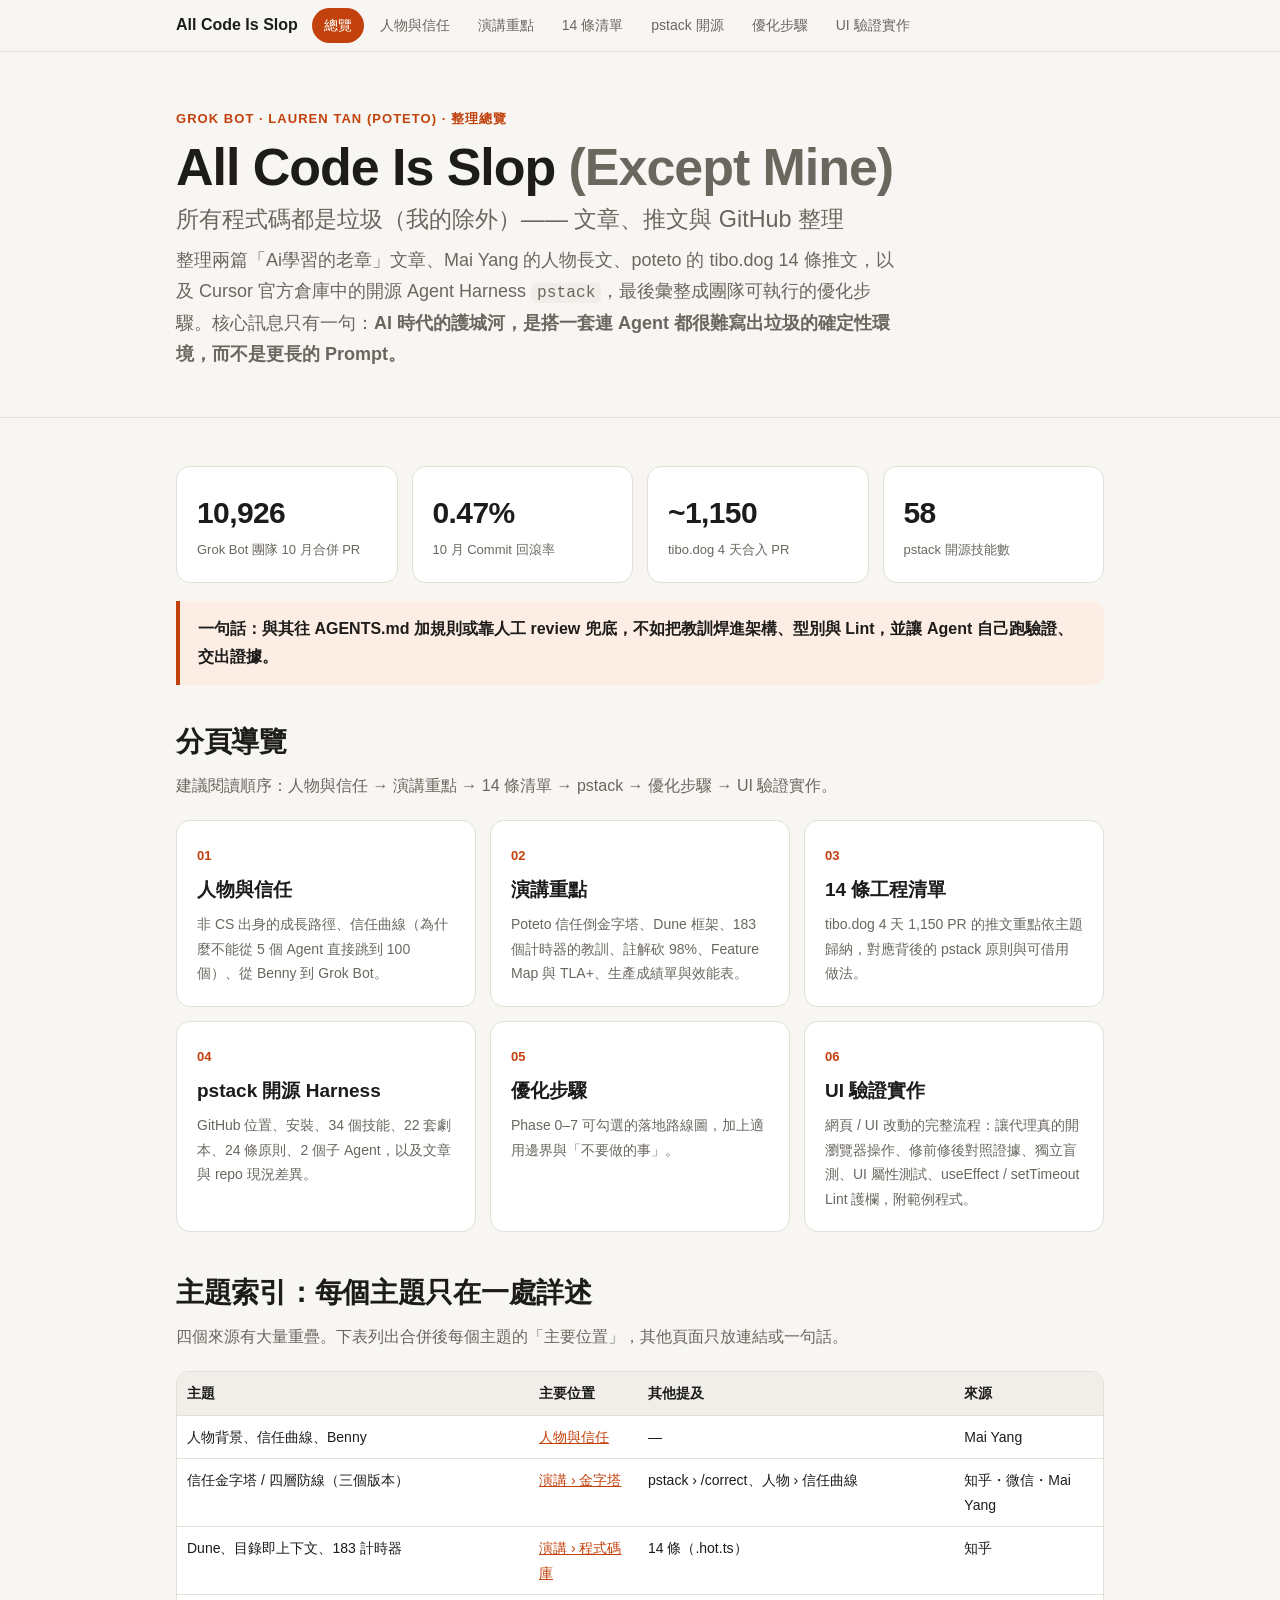
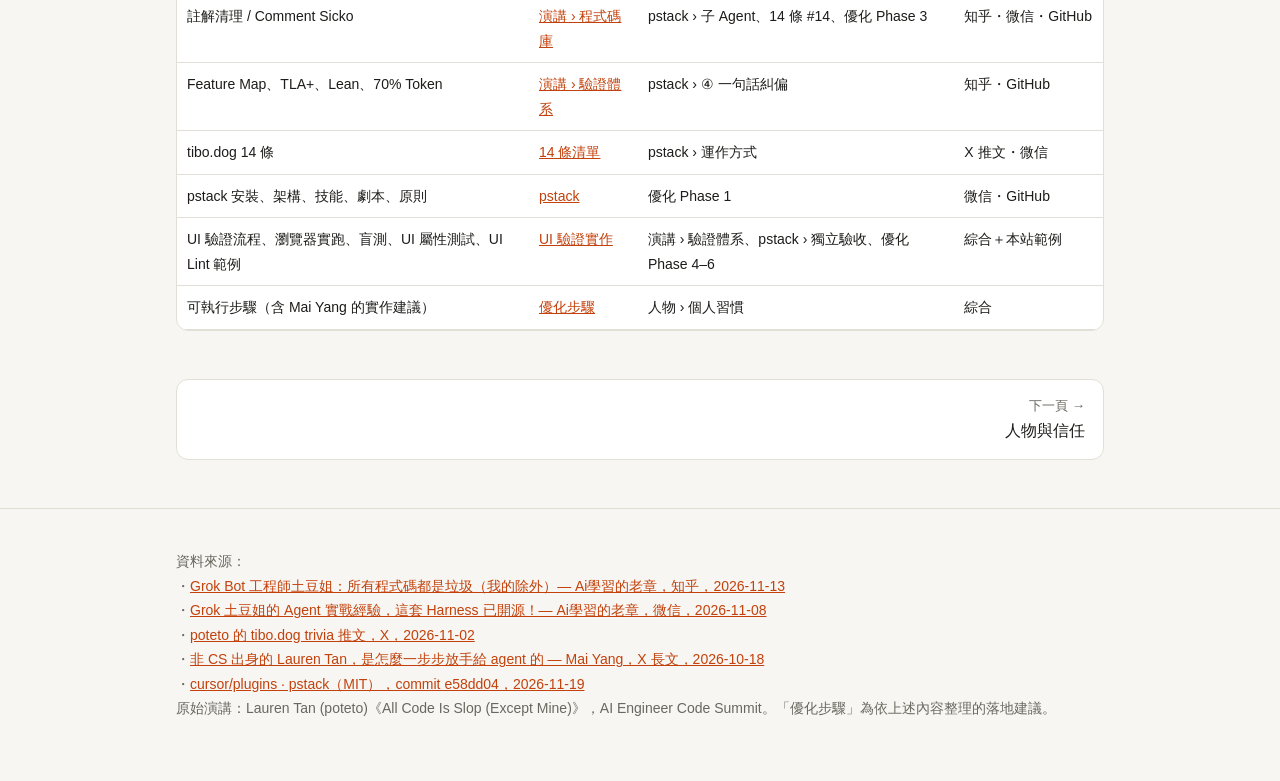
<file: docs/index.html>
<!doctype html>
<html lang="zh-Hant">
<head>
<meta charset="utf-8">
<meta name="viewport" content="width=device-width, initial-scale=1">
<title>All Code Is Slop</title>
<link rel="stylesheet" href="assets/style.css">
</head>
<body>
<div class="sitenav"><div class="wrap"><a class="brand" href="index.html">All Code Is Slop</a><a class="pg on" href="index.html">總覽</a><a class="pg" href="lauren.html">人物與信任</a><a class="pg" href="talk.html">演講重點</a><a class="pg" href="tibo-14.html">14 條清單</a><a class="pg" href="pstack.html">pstack 開源</a><a class="pg" href="roadmap.html">優化步驟</a><a class="pg" href="ui-verify.html">UI 驗證實作</a></div></div>
<header class="hero">
  <div class="wrap">
    <div class="eyebrow">Grok Bot · Lauren Tan (poteto) · 整理總覽</div>
    <h1>All Code Is Slop <span class="muted">(Except Mine)</span><small>所有程式碼都是垃圾（我的除外）—— 文章、推文與 GitHub 整理</small></h1>
    <p class="lede">整理兩篇「Ai學習的老章」文章、Mai Yang 的人物長文、poteto 的 tibo.dog 14 條推文，以及 Cursor 官方倉庫中的開源 Agent Harness <code>pstack</code>，最後彙整成團隊可執行的優化步驟。核心訊息只有一句：<b>AI 時代的護城河，是搭一套連 Agent 都很難寫出垃圾的確定性環境，而不是更長的 Prompt。</b></p>
    
  </div>
</header>
<main class="wrap">
<section id="hub">
  <div class="grid g4">
    <div class="card stat"><div class="v">10,926</div><div class="k">Grok Bot 團隊 10 月合併 PR</div></div>
    <div class="card stat"><div class="v">0.47%</div><div class="k">10 月 Commit 回滾率</div></div>
    <div class="card stat"><div class="v">~1,150</div><div class="k">tibo.dog 4 天合入 PR</div></div>
    <div class="card stat"><div class="v">58</div><div class="k">pstack 開源技能數</div></div>
  </div>
  <div class="quote">一句話：與其往 AGENTS.md 加規則或靠人工 review 兜底，不如把教訓焊進架構、型別與 Lint，並讓 Agent 自己跑驗證、交出證據。</div>

  <h2 style="margin-top:32px">分頁導覽</h2>
  <p class="sub">建議閱讀順序：人物與信任 → 演講重點 → 14 條清單 → pstack → 優化步驟 → UI 驗證實作。</p>
  <div class="grid g2">
    <a class="card hub" href="lauren.html"><span class="hn">01</span><b>人物與信任</b><p>非 CS 出身的成長路徑、信任曲線（為什麼不能從 5 個 Agent 直接跳到 100 個）、從 Benny 到 Grok Bot。</p></a>
    <a class="card hub" href="talk.html"><span class="hn">02</span><b>演講重點</b><p>Poteto 信任倒金字塔、Dune 框架、183 個計時器的教訓、註解砍 98%、Feature Map 與 TLA+、生產成績單與效能表。</p></a>
    <a class="card hub" href="tibo-14.html"><span class="hn">03</span><b>14 條工程清單</b><p>tibo.dog 4 天 1,150 PR 的推文重點依主題歸納，對應背後的 pstack 原則與可借用做法。</p></a>
    <a class="card hub" href="pstack.html"><span class="hn">04</span><b>pstack 開源 Harness</b><p>GitHub 位置、安裝、34 個技能、22 套劇本、24 條原則、2 個子 Agent，以及文章與 repo 現況差異。</p></a>
    <a class="card hub" href="roadmap.html"><span class="hn">05</span><b>優化步驟</b><p>Phase 0–7 可勾選的落地路線圖，加上適用邊界與「不要做的事」。</p></a>
    <a class="card hub" href="ui-verify.html"><span class="hn">06</span><b>UI 驗證實作</b><p>網頁 / UI 改動的完整流程：讓代理真的開瀏覽器操作、修前修後對照證據、獨立盲測、UI 屬性測試、useEffect / setTimeout Lint 護欄，附範例程式。</p></a>
  </div>

  <h2 style="margin-top:36px">主題索引：每個主題只在一處詳述</h2>
  <p class="sub">四個來源有大量重疊。下表列出合併後每個主題的「主要位置」，其他頁面只放連結或一句話。</p>
  <div class="tscroll">
  <table class="tbl">
    <thead><tr><th>主題</th><th>主要位置</th><th>其他提及</th><th>來源</th></tr></thead>
    <tbody>
      <tr><td>人物背景、信任曲線、Benny</td><td><a href="lauren.html">人物與信任</a></td><td>—</td><td>Mai Yang</td></tr>
      <tr><td>信任金字塔 / 四層防線（三個版本）</td><td><a href="talk.html#pyramid">演講 › 金字塔</a></td><td>pstack › /correct、人物 › 信任曲線</td><td>知乎・微信・Mai Yang</td></tr>
      <tr><td>Dune、目錄即上下文、183 計時器</td><td><a href="talk.html#codebase">演講 › 程式碼庫</a></td><td>14 條（.hot.ts）</td><td>知乎</td></tr>
      <tr><td>註解清理 / Comment Sicko</td><td><a href="talk.html#codebase">演講 › 程式碼庫</a></td><td>pstack › 子 Agent、14 條 #14、優化 Phase 3</td><td>知乎・微信・GitHub</td></tr>
      <tr><td>Feature Map、TLA+、Lean、70% Token</td><td><a href="talk.html#verify">演講 › 驗證體系</a></td><td>pstack › ④ 一句話糾偏</td><td>知乎・GitHub</td></tr>
      <tr><td>tibo.dog 14 條</td><td><a href="tibo-14.html">14 條清單</a></td><td>pstack › 運作方式</td><td>X 推文・微信</td></tr>
      <tr><td>pstack 安裝、架構、技能、劇本、原則</td><td><a href="pstack.html">pstack</a></td><td>優化 Phase 1</td><td>微信・GitHub</td></tr>
      <tr><td>UI 驗證流程、瀏覽器實跑、盲測、UI 屬性測試、UI Lint 範例</td><td><a href="ui-verify.html">UI 驗證實作</a></td><td>演講 › 驗證體系、pstack › 獨立驗收、優化 Phase 4–6</td><td>綜合＋本站範例</td></tr>
      <tr><td>可執行步驟（含 Mai Yang 的實作建議）</td><td><a href="roadmap.html">優化步驟</a></td><td>人物 › 個人習慣</td><td>綜合</td></tr>
    </tbody>
  </table>
  </div>
</section>

<div class="pager"><a class="next" href="lauren.html"><small>下一頁 →</small>人物與信任</a></div>
</main>
<footer><div class="wrap">資料來源：<br>
・<a href="https://zhuanlan.zhihu.com/p/2104561652888876670">Grok Bot 工程師土豆姐：所有程式碼都是垃圾（我的除外）— Ai學習的老章，知乎，2026-11-13</a><br>
・<a href="https://mp.weixin.qq.com/s/7I8p5lG4q1swF09ELF1jGw">Grok 土豆姐的 Agent 實戰經驗，這套 Harness 已開源！— Ai學習的老章，微信，2026-11-08</a><br>
・<a href="https://x.com/poteto/status/2117043478140276847">poteto 的 tibo.dog trivia 推文，X，2026-11-02</a><br>
・<a href="https://x.com/MaiYangAI/article/2111603532210299234">非 CS 出身的 Lauren Tan，是怎麼一步步放手給 agent 的 — Mai Yang，X 長文，2026-10-18</a><br>
・<a href="https://github.com/cursor/plugins/tree/main/pstack">cursor/plugins · pstack（MIT），commit e58dd04，2026-11-19</a><br>
原始演講：Lauren Tan (poteto)《All Code Is Slop (Except Mine)》，AI Engineer Code Summit。「優化步驟」為依上述內容整理的落地建議。</div></footer>
<script src="assets/app.js"></script>
</body>
</html>
</file>
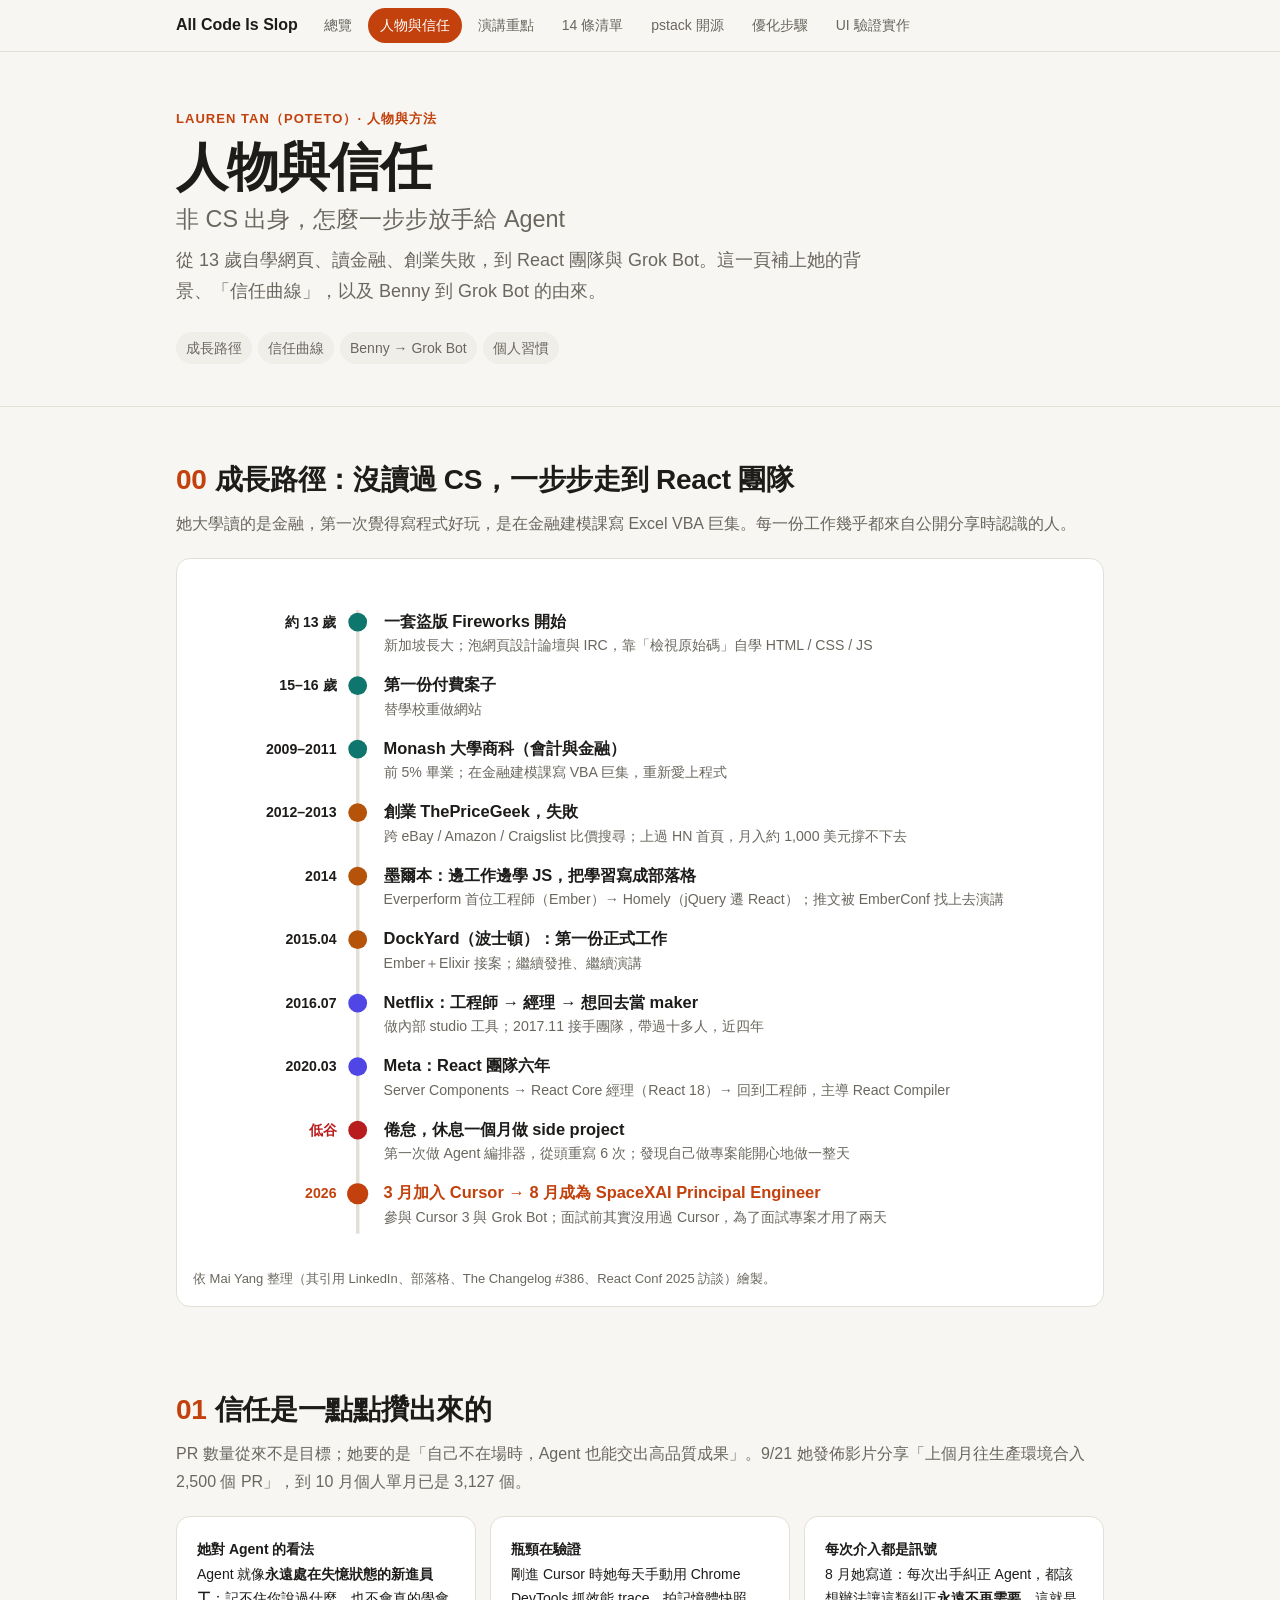
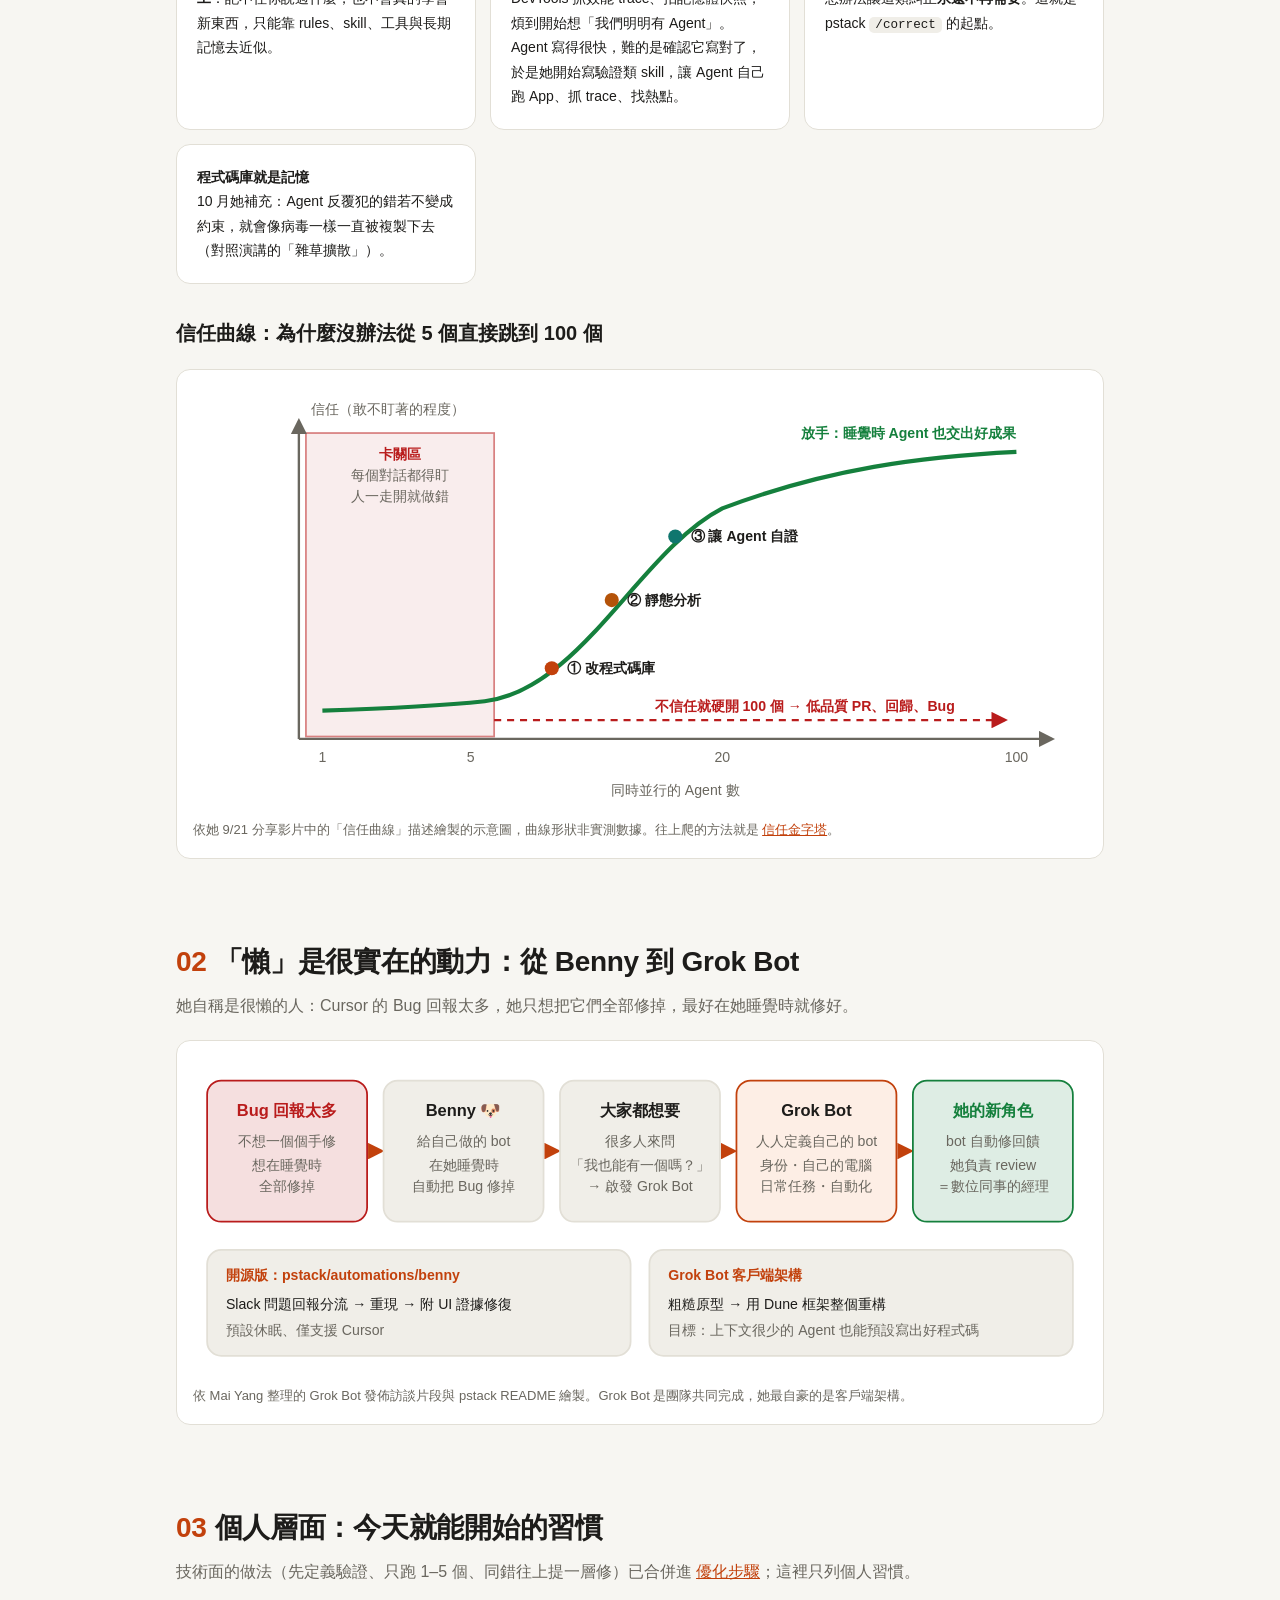
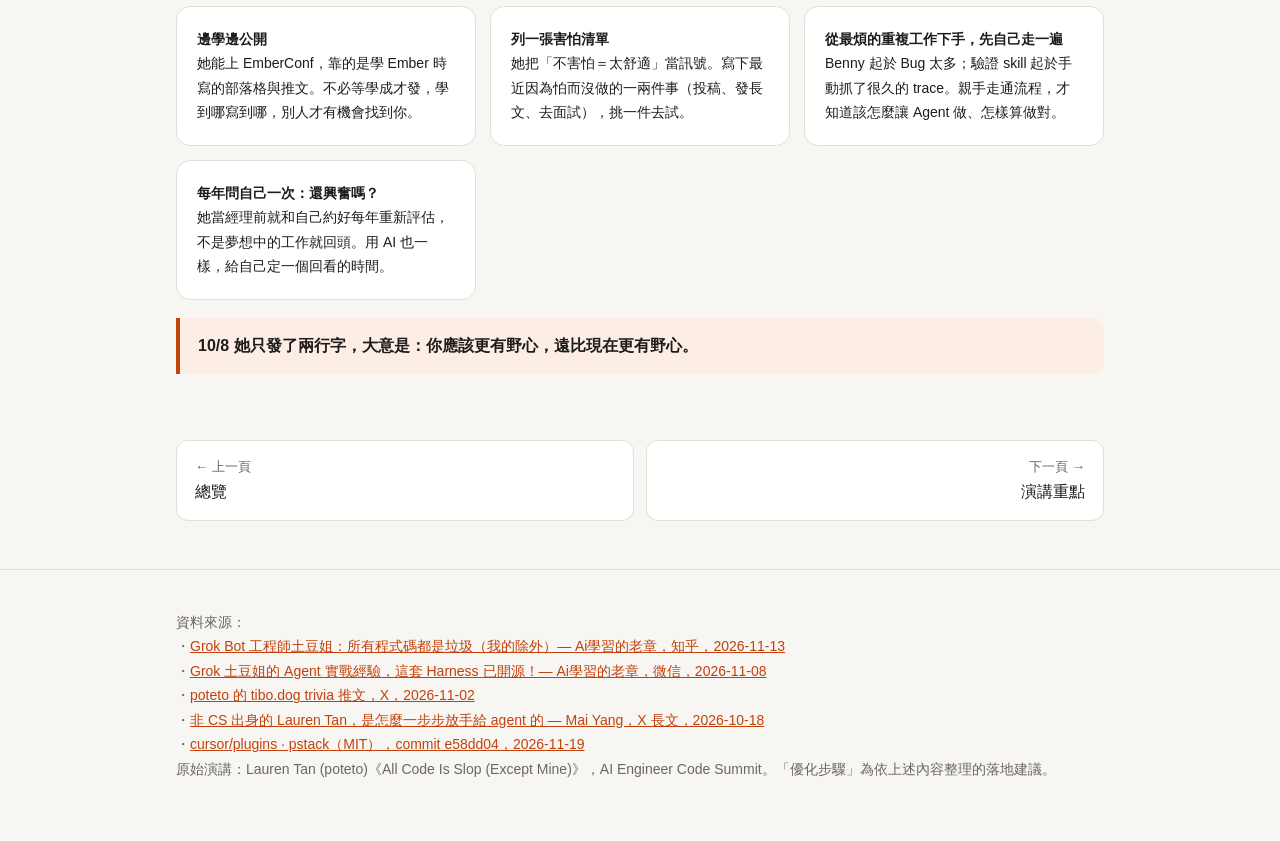
<file: docs/lauren.html>
<!doctype html>
<html lang="zh-Hant">
<head>
<meta charset="utf-8">
<meta name="viewport" content="width=device-width, initial-scale=1">
<title>人物與信任</title>
<link rel="stylesheet" href="assets/style.css">
</head>
<body>
<div class="sitenav"><div class="wrap"><a class="brand" href="index.html">All Code Is Slop</a><a class="pg" href="index.html">總覽</a><a class="pg on" href="lauren.html">人物與信任</a><a class="pg" href="talk.html">演講重點</a><a class="pg" href="tibo-14.html">14 條清單</a><a class="pg" href="pstack.html">pstack 開源</a><a class="pg" href="roadmap.html">優化步驟</a><a class="pg" href="ui-verify.html">UI 驗證實作</a></div></div>
<header class="hero">
  <div class="wrap">
    <div class="eyebrow">Lauren Tan（poteto）· 人物與方法</div>
    <h1>人物與信任<small>非 CS 出身，怎麼一步步放手給 Agent</small></h1>
    <p class="lede">從 13 歲自學網頁、讀金融、創業失敗，到 React 團隊與 Grok Bot。這一頁補上她的背景、「信任曲線」，以及 Benny 到 Grok Bot 的由來。</p>
    <nav class="toc"><div class="wrap"><a href="#path">成長路徑</a><a href="#trust">信任曲線</a><a href="#lazy">Benny → Grok Bot</a><a href="#habits">個人習慣</a></div></nav>
  </div>
</header>
<main class="wrap">
<section id="path">
  <h2><span class="num">00</span>成長路徑：沒讀過 CS，一步步走到 React 團隊</h2>
  <p class="sub">她大學讀的是金融，第一次覺得寫程式好玩，是在金融建模課寫 Excel VBA 巨集。每一份工作幾乎都來自公開分享時認識的人。</p>
  <figure class="fig">
    <svg viewBox="0 0 760 580" role="img" aria-label="Lauren Tan 的成長路徑時間軸：從 13 歲自學網頁、讀金融、創業、Ember 社群、DockYard、Netflix、Meta React 團隊，到 Cursor 與 SpaceXAI">
      <line x1="140" y1="30" x2="140" y2="560" stroke="var(--border)" stroke-width="3"/>
      <g>
        <text x="122" y="44" text-anchor="end" class="t-s" font-weight="700">約 13 歲</text><circle cx="140" cy="40" r="8" class="f-b3"/>
        <text x="162" y="44" class="t-m" font-weight="700">一套盜版 Fireworks 開始</text>
        <text x="162" y="64" class="t-s mut">新加坡長大；泡網頁設計論壇與 IRC，靠「檢視原始碼」自學 HTML / CSS / JS</text>
      </g>
      <g>
        <text x="122" y="98" text-anchor="end" class="t-s" font-weight="700">15–16 歲</text><circle cx="140" cy="94" r="8" class="f-b3"/>
        <text x="162" y="98" class="t-m" font-weight="700">第一份付費案子</text>
        <text x="162" y="118" class="t-s mut">替學校重做網站</text>
      </g>
      <g>
        <text x="122" y="152" text-anchor="end" class="t-s" font-weight="700">2009–2011</text><circle cx="140" cy="148" r="8" class="f-b3"/>
        <text x="162" y="152" class="t-m" font-weight="700">Monash 大學商科（會計與金融）</text>
        <text x="162" y="172" class="t-s mut">前 5% 畢業；在金融建模課寫 VBA 巨集，重新愛上程式</text>
      </g>
      <g>
        <text x="122" y="206" text-anchor="end" class="t-s" font-weight="700">2012–2013</text><circle cx="140" cy="202" r="8" class="f-b2"/>
        <text x="162" y="206" class="t-m" font-weight="700">創業 ThePriceGeek，失敗</text>
        <text x="162" y="226" class="t-s mut">跨 eBay / Amazon / Craigslist 比價搜尋；上過 HN 首頁，月入約 1,000 美元撐不下去</text>
      </g>
      <g>
        <text x="122" y="260" text-anchor="end" class="t-s" font-weight="700">2014</text><circle cx="140" cy="256" r="8" class="f-b2"/>
        <text x="162" y="260" class="t-m" font-weight="700">墨爾本：邊工作邊學 JS，把學習寫成部落格</text>
        <text x="162" y="280" class="t-s mut">Everperform 首位工程師（Ember）→ Homely（jQuery 遷 React）；推文被 EmberConf 找上去演講</text>
      </g>
      <g>
        <text x="122" y="314" text-anchor="end" class="t-s" font-weight="700">2015.04</text><circle cx="140" cy="310" r="8" class="f-b2"/>
        <text x="162" y="314" class="t-m" font-weight="700">DockYard（波士頓）：第一份正式工作</text>
        <text x="162" y="334" class="t-s mut">Ember＋Elixir 接案；繼續發推、繼續演講</text>
      </g>
      <g>
        <text x="122" y="368" text-anchor="end" class="t-s" font-weight="700">2016.07</text><circle cx="140" cy="364" r="8" class="f-b5"/>
        <text x="162" y="368" class="t-m" font-weight="700">Netflix：工程師 → 經理 → 想回去當 maker</text>
        <text x="162" y="388" class="t-s mut">做內部 studio 工具；2017.11 接手團隊，帶過十多人，近四年</text>
      </g>
      <g>
        <text x="122" y="422" text-anchor="end" class="t-s" font-weight="700">2020.03</text><circle cx="140" cy="418" r="8" class="f-b5"/>
        <text x="162" y="422" class="t-m" font-weight="700">Meta：React 團隊六年</text>
        <text x="162" y="442" class="t-s mut">Server Components → React Core 經理（React 18）→ 回到工程師，主導 React Compiler</text>
      </g>
      <g>
        <text x="122" y="476" text-anchor="end" class="t-s bad" font-weight="700">低谷</text><circle cx="140" cy="472" r="8" class="f-fail"/>
        <text x="162" y="476" class="t-m" font-weight="700">倦怠，休息一個月做 side project</text>
        <text x="162" y="496" class="t-s mut">第一次做 Agent 編排器，從頭重寫 6 次；發現自己做專案能開心地做一整天</text>
      </g>
      <g>
        <text x="122" y="530" text-anchor="end" class="t-s acc" font-weight="700">2026</text><circle cx="140" cy="526" r="9" class="f-acc"/>
        <text x="162" y="530" class="t-m acc" font-weight="700">3 月加入 Cursor → 8 月成為 SpaceXAI Principal Engineer</text>
        <text x="162" y="550" class="t-s mut">參與 Cursor 3 與 Grok Bot；面試前其實沒用過 Cursor，為了面試專案才用了兩天</text>
      </g>
    </svg>
    <figcaption>依 Mai Yang 整理（其引用 LinkedIn、部落格、The Changelog #386、React Conf 2025 訪談）繪製。</figcaption>
  </figure>
</section>

<section id="trust">
  <h2><span class="num">01</span>信任是一點點攢出來的</h2>
  <p class="sub">PR 數量從來不是目標；她要的是「自己不在場時，Agent 也能交出高品質成果」。9/21 她發佈影片分享「上個月往生產環境合入 2,500 個 PR」，到 10 月個人單月已是 3,127 個。</p>
  <div class="grid g2">
    <div class="card small"><b>她對 Agent 的看法</b><br>Agent 就像<b>永遠處在失憶狀態的新進員工</b>：記不住你說過什麼，也不會真的學會新東西，只能靠 rules、skill、工具與長期記憶去近似。</div>
    <div class="card small"><b>瓶頸在驗證</b><br>剛進 Cursor 時她每天手動用 Chrome DevTools 抓效能 trace、拍記憶體快照，煩到開始想「我們明明有 Agent」。Agent 寫得很快，難的是確認它寫對了，於是她開始寫驗證類 skill，讓 Agent 自己跑 App、抓 trace、找熱點。</div>
    <div class="card small"><b>每次介入都是訊號</b><br>8 月她寫道：每次出手糾正 Agent，都該想辦法讓這類糾正<b>永遠不再需要</b>。這就是 pstack <code>/correct</code> 的起點。</div>
    <div class="card small"><b>程式碼庫就是記憶</b><br>10 月她補充：Agent 反覆犯的錯若不變成約束，就會像病毒一樣一直被複製下去（對照演講的「雜草擴散」）。</div>
  </div>

  <h3>信任曲線：為什麼沒辦法從 5 個直接跳到 100 個</h3>
  <figure class="fig">
    <svg viewBox="0 0 760 360" role="img" aria-label="信任曲線示意：並行 1 到 5 個 Agent 時需要一直盯著，是最難走出的區段；依金字塔建立信任後曲線上升，才能放手到 100 個；不信任就硬開 100 個只會得到低品質 PR">
      <defs><marker id="s1" viewBox="0 0 10 10" refX="8" refY="5" markerWidth="7" markerHeight="7" orient="auto-start-reverse"><path d="M0,0L10,5L0,10z" class="ah"/></marker>
        <marker id="s1r" viewBox="0 0 10 10" refX="8" refY="5" markerWidth="7" markerHeight="7" orient="auto-start-reverse"><path d="M0,0L10,5L0,10z" fill="var(--bad)"/></marker></defs>
      <rect x="96" y="40" width="160" height="258" class="box-bad" opacity=".55"/>
      <text x="176" y="62" text-anchor="middle" class="t-s bad" font-weight="700">卡關區</text>
      <text x="176" y="80" text-anchor="middle" class="t-s mut">每個對話都得盯</text>
      <text x="176" y="98" text-anchor="middle" class="t-s mut">人一走開就做錯</text>
      <line x1="90" y1="300" x2="730" y2="300" class="ln" marker-end="url(#s1)"/>
      <line x1="90" y1="300" x2="90" y2="30" class="ln" marker-end="url(#s1)"/>
      <text x="100" y="24" class="t-s mut">信任（敢不盯著的程度）</text>
      <text x="110" y="320" text-anchor="middle" class="t-s mut">1</text>
      <text x="236" y="320" text-anchor="middle" class="t-s mut">5</text>
      <text x="450" y="320" text-anchor="middle" class="t-s mut">20</text>
      <text x="700" y="320" text-anchor="middle" class="t-s mut">100</text>
      <text x="410" y="348" text-anchor="middle" class="t-s mut">同時並行的 Agent 數</text>

      <path d="M110,276 C170,274 210,272 248,268 C330,258 380,140 450,104 C540,70 620,60 700,56" stroke="var(--good)" stroke-width="3.5" fill="none"/>
      <circle cx="305" cy="240" r="6" class="f-b1"/><text x="318" y="244" class="t-s" font-weight="700">① 改程式碼庫</text>
      <circle cx="356" cy="182" r="6" class="f-b2"/><text x="369" y="186" class="t-s" font-weight="700">② 靜態分析</text>
      <circle cx="410" cy="128" r="6" class="f-b3"/><text x="423" y="132" class="t-s" font-weight="700">③ 讓 Agent 自證</text>
      <text x="700" y="44" text-anchor="end" class="t-s good" font-weight="700">放手：睡覺時 Agent 也交出好成果</text>

      <path d="M256,284 L690,284" stroke="var(--bad)" stroke-width="2" stroke-dasharray="6 5" fill="none" marker-end="url(#s1r)"/>
      <text x="520" y="276" text-anchor="middle" class="t-s bad" font-weight="700">不信任就硬開 100 個 → 低品質 PR、回歸、Bug</text>
    </svg>
    <figcaption>依她 9/21 分享影片中的「信任曲線」描述繪製的示意圖，曲線形狀非實測數據。往上爬的方法就是 <a href="talk.html#pyramid">信任金字塔</a>。</figcaption>
  </figure>
</section>

<section id="lazy">
  <h2><span class="num">02</span>「懶」是很實在的動力：從 Benny 到 Grok Bot</h2>
  <p class="sub">她自稱是很懶的人：Cursor 的 Bug 回報太多，她只想把它們全部修掉，最好在她睡覺時就修好。</p>
  <figure class="fig">
    <svg viewBox="0 0 760 270" role="img" aria-label="從 Benny 到 Grok Bot：Bug 回報太多，做了會自動修 Bug 的 Benny，大家都想要，啟發 Grok Bot 讓人人定義自己的 bot，她變成數位同事的經理">
      <defs><marker id="s2" viewBox="0 0 10 10" refX="8" refY="5" markerWidth="7" markerHeight="7" orient="auto-start-reverse"><path d="M0,0L10,5L0,10z" class="ah-acc"/></marker></defs>
      <rect x="12" y="20" width="136" height="120" rx="12" class="box-bad"/>
      <text x="80" y="50" text-anchor="middle" class="t-m bad" font-weight="700">Bug 回報太多</text>
      <text x="80" y="76" text-anchor="middle" class="t-s mut">不想一個個手修</text>
      <text x="80" y="96" text-anchor="middle" class="t-s mut">想在睡覺時</text>
      <text x="80" y="114" text-anchor="middle" class="t-s mut">全部修掉</text>
      <line x1="150" y1="80" x2="160" y2="80" class="ln-acc" marker-end="url(#s2)"/>
      <rect x="162" y="20" width="136" height="120" rx="12" class="box"/>
      <text x="230" y="50" text-anchor="middle" class="t-m" font-weight="700">Benny 🐶</text>
      <text x="230" y="76" text-anchor="middle" class="t-s mut">給自己做的 bot</text>
      <text x="230" y="96" text-anchor="middle" class="t-s mut">在她睡覺時</text>
      <text x="230" y="114" text-anchor="middle" class="t-s mut">自動把 Bug 修掉</text>
      <line x1="300" y1="80" x2="310" y2="80" class="ln-acc" marker-end="url(#s2)"/>
      <rect x="312" y="20" width="136" height="120" rx="12" class="box"/>
      <text x="380" y="50" text-anchor="middle" class="t-m" font-weight="700">大家都想要</text>
      <text x="380" y="76" text-anchor="middle" class="t-s mut">很多人來問</text>
      <text x="380" y="96" text-anchor="middle" class="t-s mut">「我也能有一個嗎？」</text>
      <text x="380" y="114" text-anchor="middle" class="t-s mut">→ 啟發 Grok Bot</text>
      <line x1="450" y1="80" x2="460" y2="80" class="ln-acc" marker-end="url(#s2)"/>
      <rect x="462" y="20" width="136" height="120" rx="12" class="box-acc"/>
      <text x="530" y="50" text-anchor="middle" class="t-m" font-weight="700">Grok Bot</text>
      <text x="530" y="76" text-anchor="middle" class="t-s mut">人人定義自己的 bot</text>
      <text x="530" y="96" text-anchor="middle" class="t-s mut">身份・自己的電腦</text>
      <text x="530" y="114" text-anchor="middle" class="t-s mut">日常任務・自動化</text>
      <line x1="600" y1="80" x2="610" y2="80" class="ln-acc" marker-end="url(#s2)"/>
      <rect x="612" y="20" width="136" height="120" rx="12" class="box-good"/>
      <text x="680" y="50" text-anchor="middle" class="t-m good" font-weight="700">她的新角色</text>
      <text x="680" y="76" text-anchor="middle" class="t-s mut">bot 自動修回饋</text>
      <text x="680" y="96" text-anchor="middle" class="t-s mut">她負責 review</text>
      <text x="680" y="114" text-anchor="middle" class="t-s mut">＝數位同事的經理</text>

      <rect x="12" y="164" width="360" height="90" rx="12" class="box"/>
      <text x="28" y="190" class="t-s acc" font-weight="700">開源版：pstack/automations/benny</text>
      <text x="28" y="214" class="t-s">Slack 問題回報分流 → 重現 → 附 UI 證據修復</text>
      <text x="28" y="236" class="t-s mut">預設休眠、僅支援 Cursor</text>
      <rect x="388" y="164" width="360" height="90" rx="12" class="box"/>
      <text x="404" y="190" class="t-s acc" font-weight="700">Grok Bot 客戶端架構</text>
      <text x="404" y="214" class="t-s">粗糙原型 → 用 Dune 框架整個重構</text>
      <text x="404" y="236" class="t-s mut">目標：上下文很少的 Agent 也能預設寫出好程式碼</text>
    </svg>
    <figcaption>依 Mai Yang 整理的 Grok Bot 發佈訪談片段與 pstack README 繪製。Grok Bot 是團隊共同完成，她最自豪的是客戶端架構。</figcaption>
  </figure>
</section>

<section id="habits">
  <h2><span class="num">03</span>個人層面：今天就能開始的習慣</h2>
  <p class="sub">技術面的做法（先定義驗證、只跑 1–5 個、同錯往上提一層修）已合併進 <a href="roadmap.html">優化步驟</a>；這裡只列個人習慣。</p>
  <div class="grid g2">
    <div class="card small"><b>邊學邊公開</b><br>她能上 EmberConf，靠的是學 Ember 時寫的部落格與推文。不必等學成才發，學到哪寫到哪，別人才有機會找到你。</div>
    <div class="card small"><b>列一張害怕清單</b><br>她把「不害怕＝太舒適」當訊號。寫下最近因為怕而沒做的一兩件事（投稿、發長文、去面試），挑一件去試。</div>
    <div class="card small"><b>從最煩的重複工作下手，先自己走一遍</b><br>Benny 起於 Bug 太多；驗證 skill 起於手動抓了很久的 trace。親手走通流程，才知道該怎麼讓 Agent 做、怎樣算做對。</div>
    <div class="card small"><b>每年問自己一次：還興奮嗎？</b><br>她當經理前就和自己約好每年重新評估，不是夢想中的工作就回頭。用 AI 也一樣，給自己定一個回看的時間。</div>
  </div>
  <div class="quote">10/8 她只發了兩行字，大意是：你應該更有野心，遠比現在更有野心。</div>
</section>

<div class="pager"><a href="index.html"><small>← 上一頁</small>總覽</a><a class="next" href="talk.html"><small>下一頁 →</small>演講重點</a></div>
</main>
<footer><div class="wrap">資料來源：<br>
・<a href="https://zhuanlan.zhihu.com/p/2104561652888876670">Grok Bot 工程師土豆姐：所有程式碼都是垃圾（我的除外）— Ai學習的老章，知乎，2026-11-13</a><br>
・<a href="https://mp.weixin.qq.com/s/7I8p5lG4q1swF09ELF1jGw">Grok 土豆姐的 Agent 實戰經驗，這套 Harness 已開源！— Ai學習的老章，微信，2026-11-08</a><br>
・<a href="https://x.com/poteto/status/2117043478140276847">poteto 的 tibo.dog trivia 推文，X，2026-11-02</a><br>
・<a href="https://x.com/MaiYangAI/article/2111603532210299234">非 CS 出身的 Lauren Tan，是怎麼一步步放手給 agent 的 — Mai Yang，X 長文，2026-10-18</a><br>
・<a href="https://github.com/cursor/plugins/tree/main/pstack">cursor/plugins · pstack（MIT），commit e58dd04，2026-11-19</a><br>
原始演講：Lauren Tan (poteto)《All Code Is Slop (Except Mine)》，AI Engineer Code Summit。「優化步驟」為依上述內容整理的落地建議。</div></footer>
<script src="assets/app.js"></script>
</body>
</html>
</file>
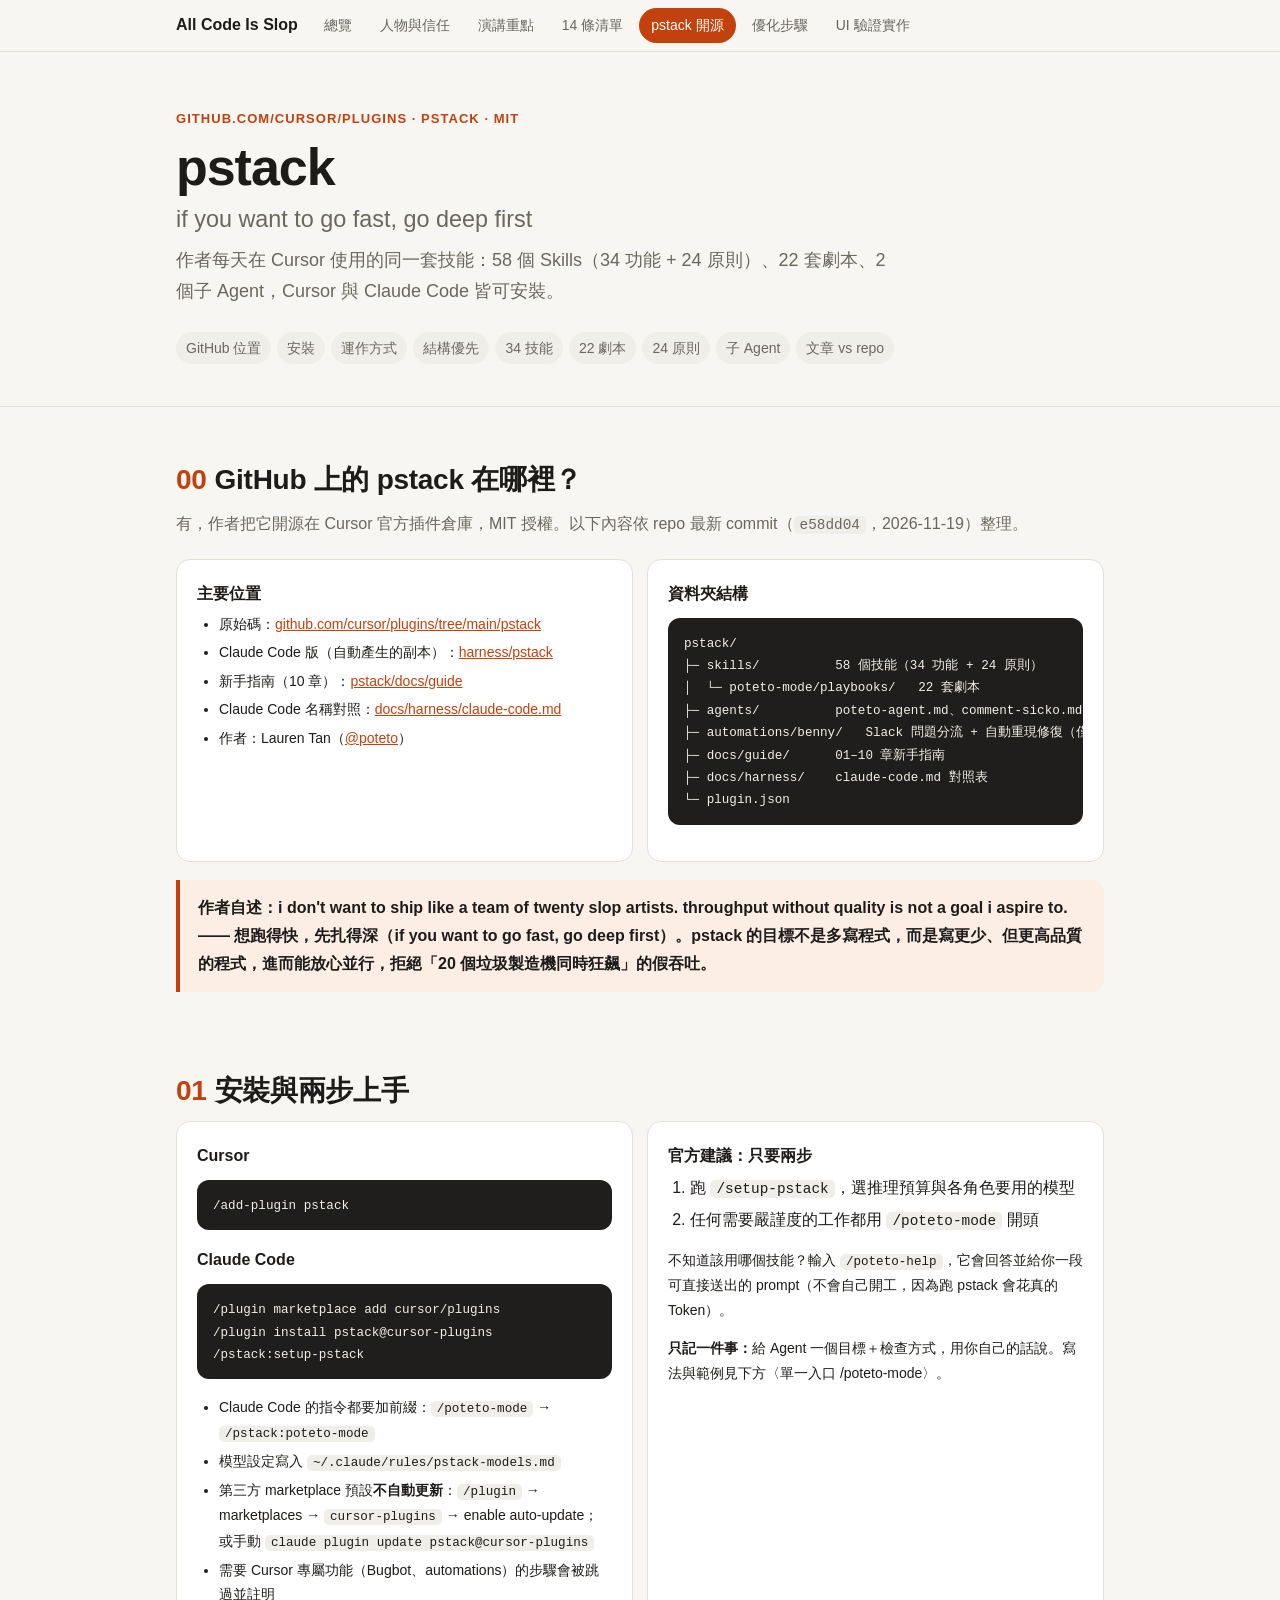
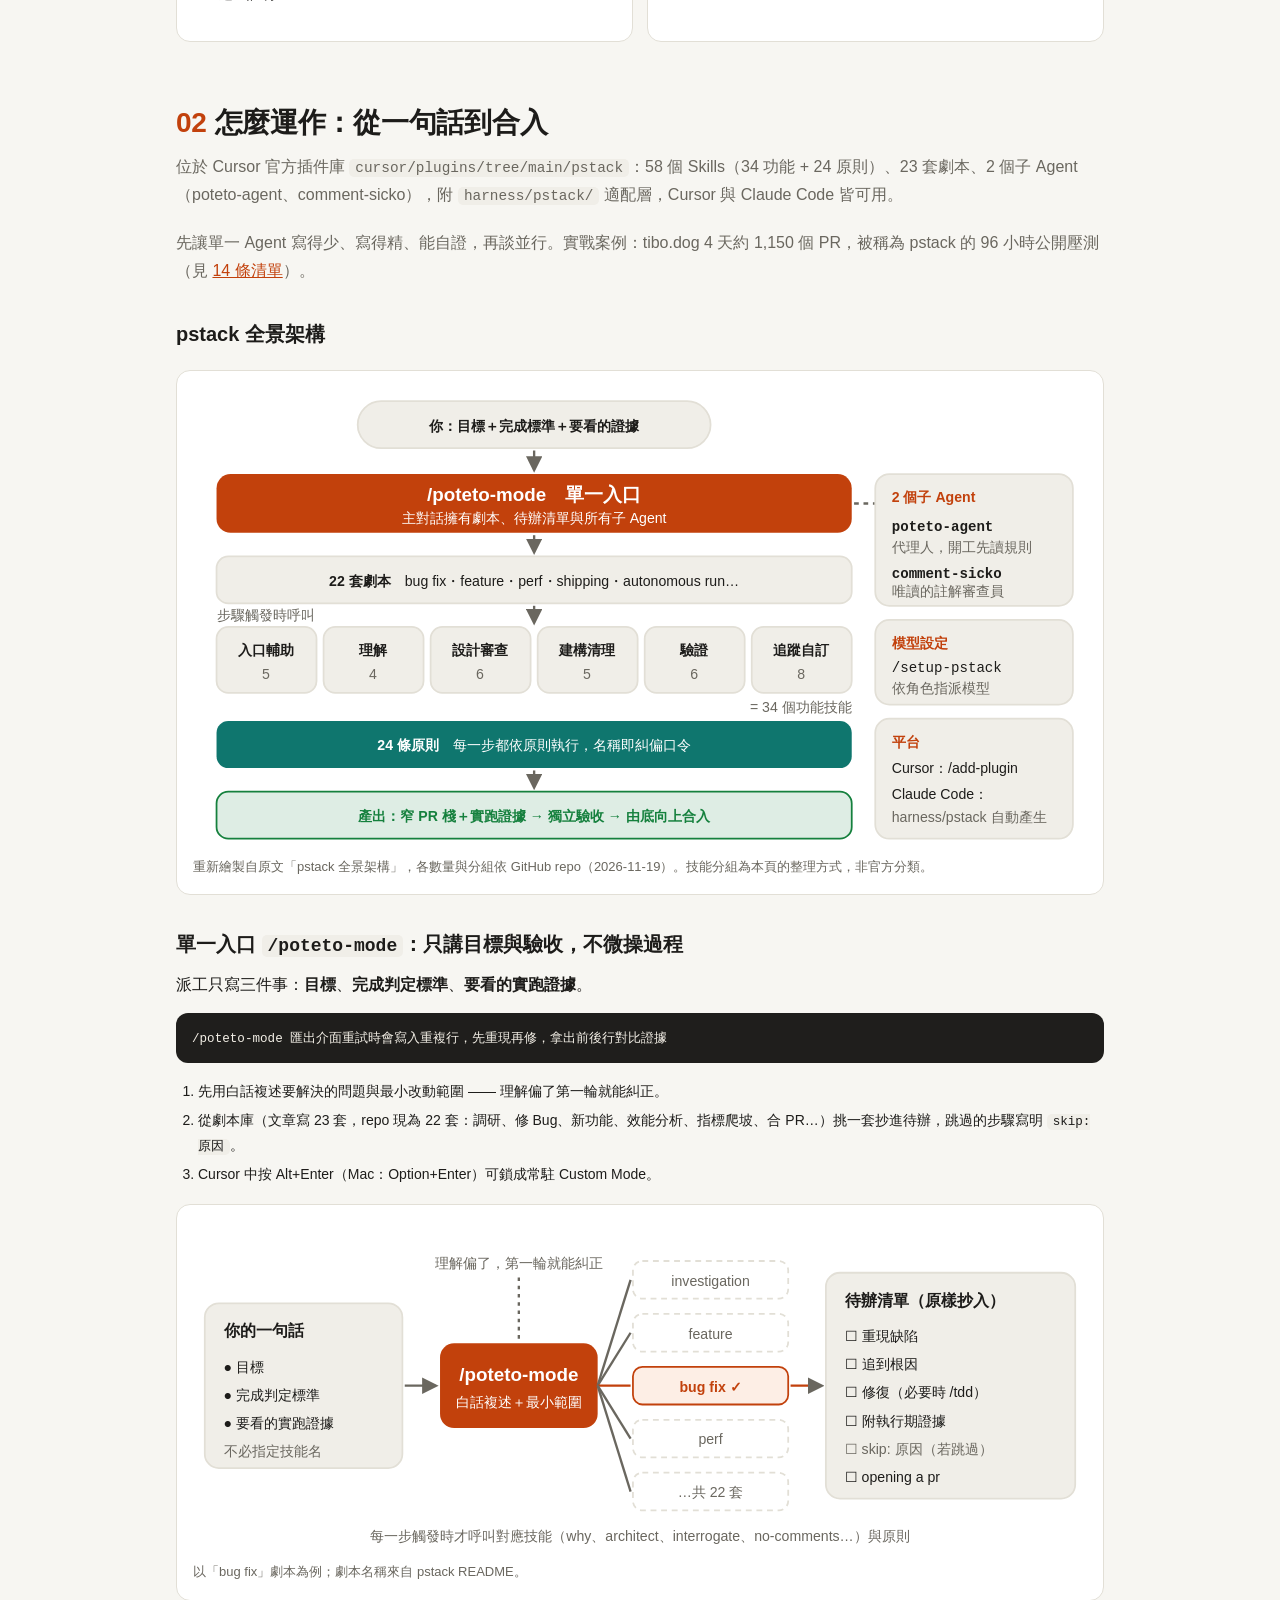
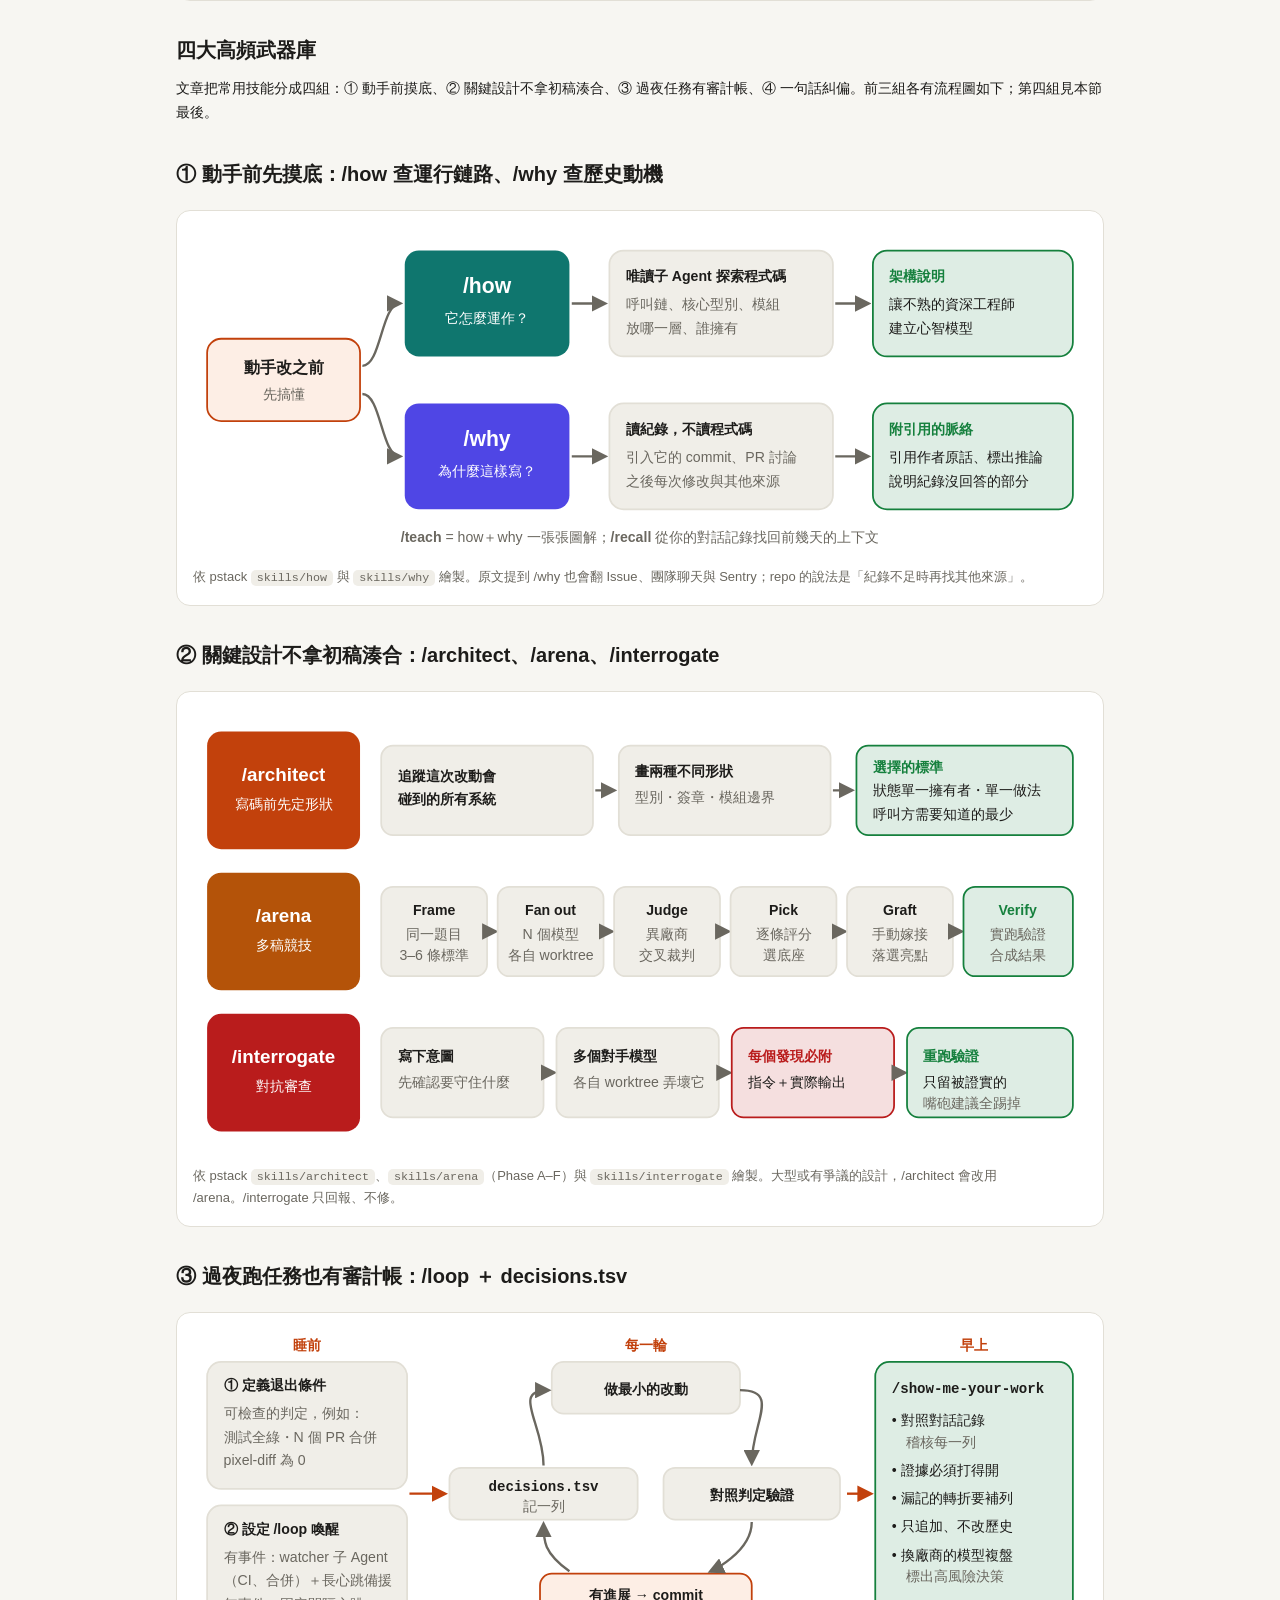
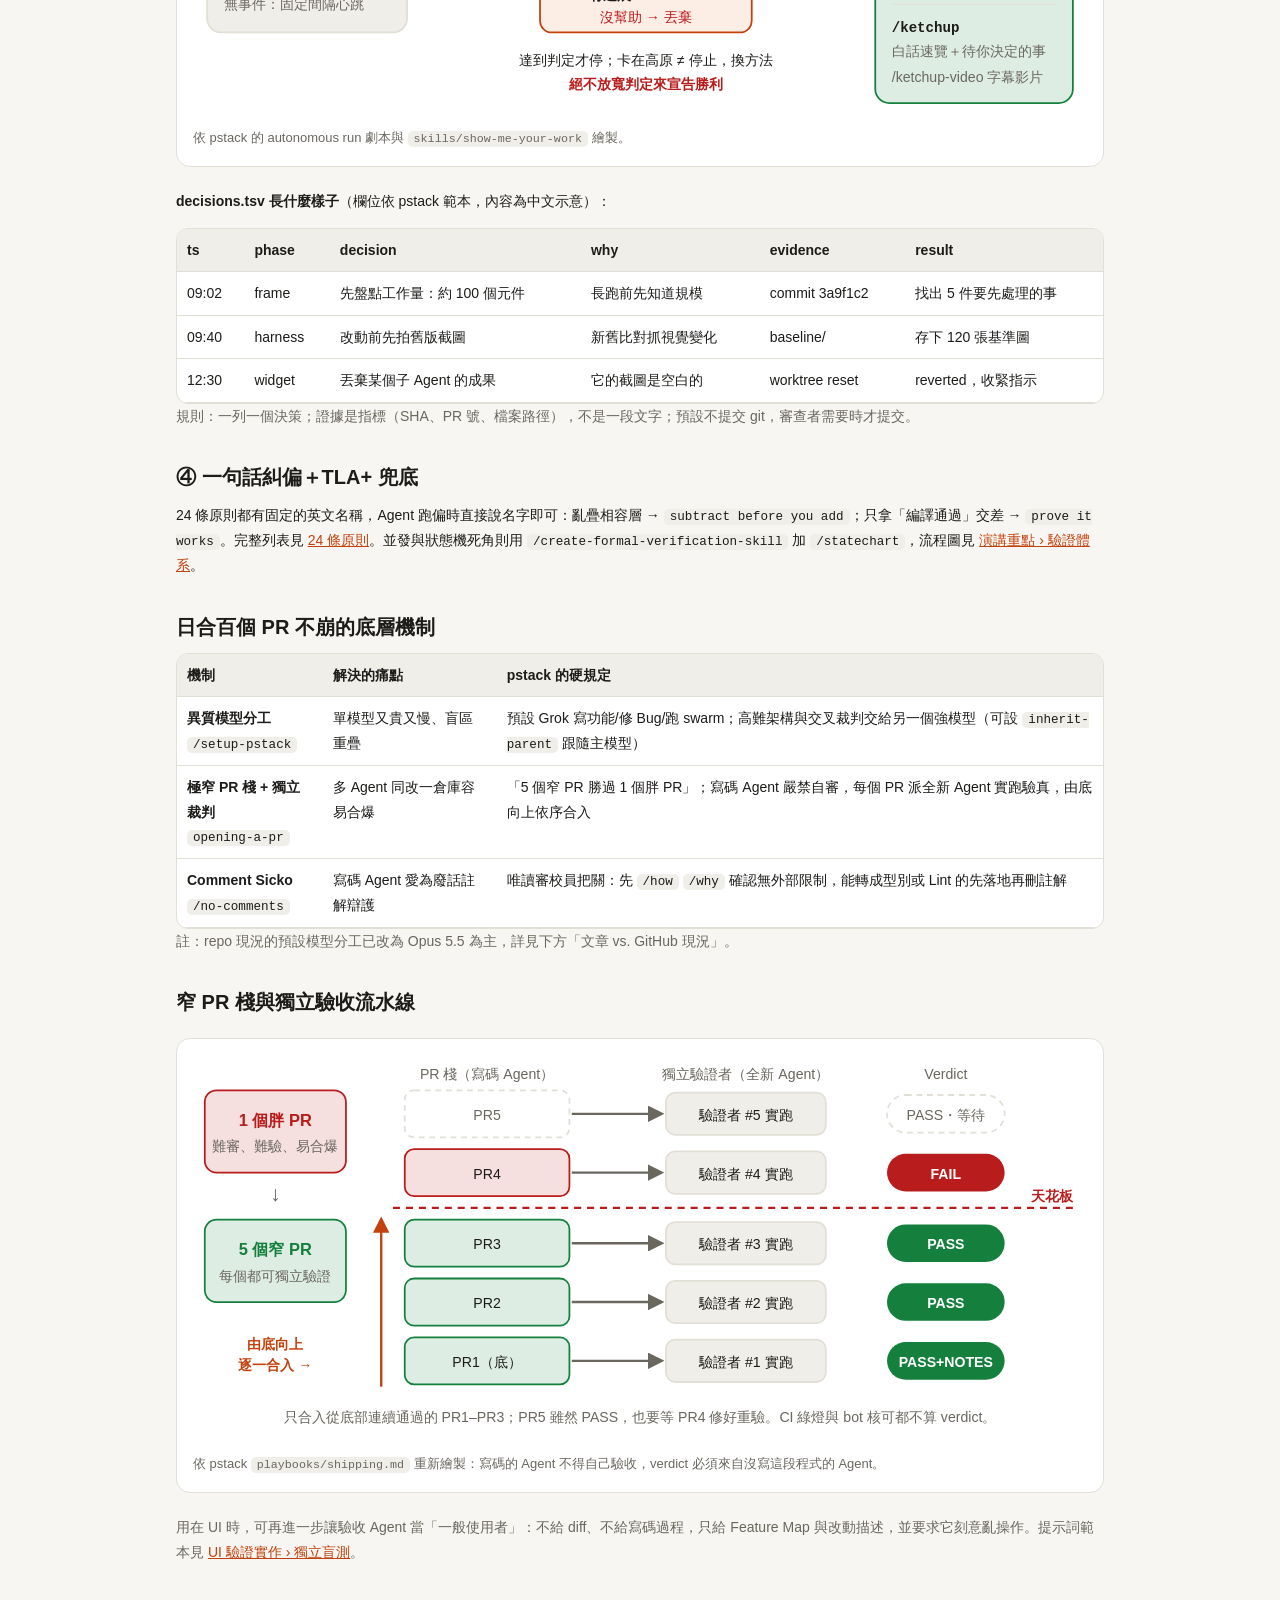
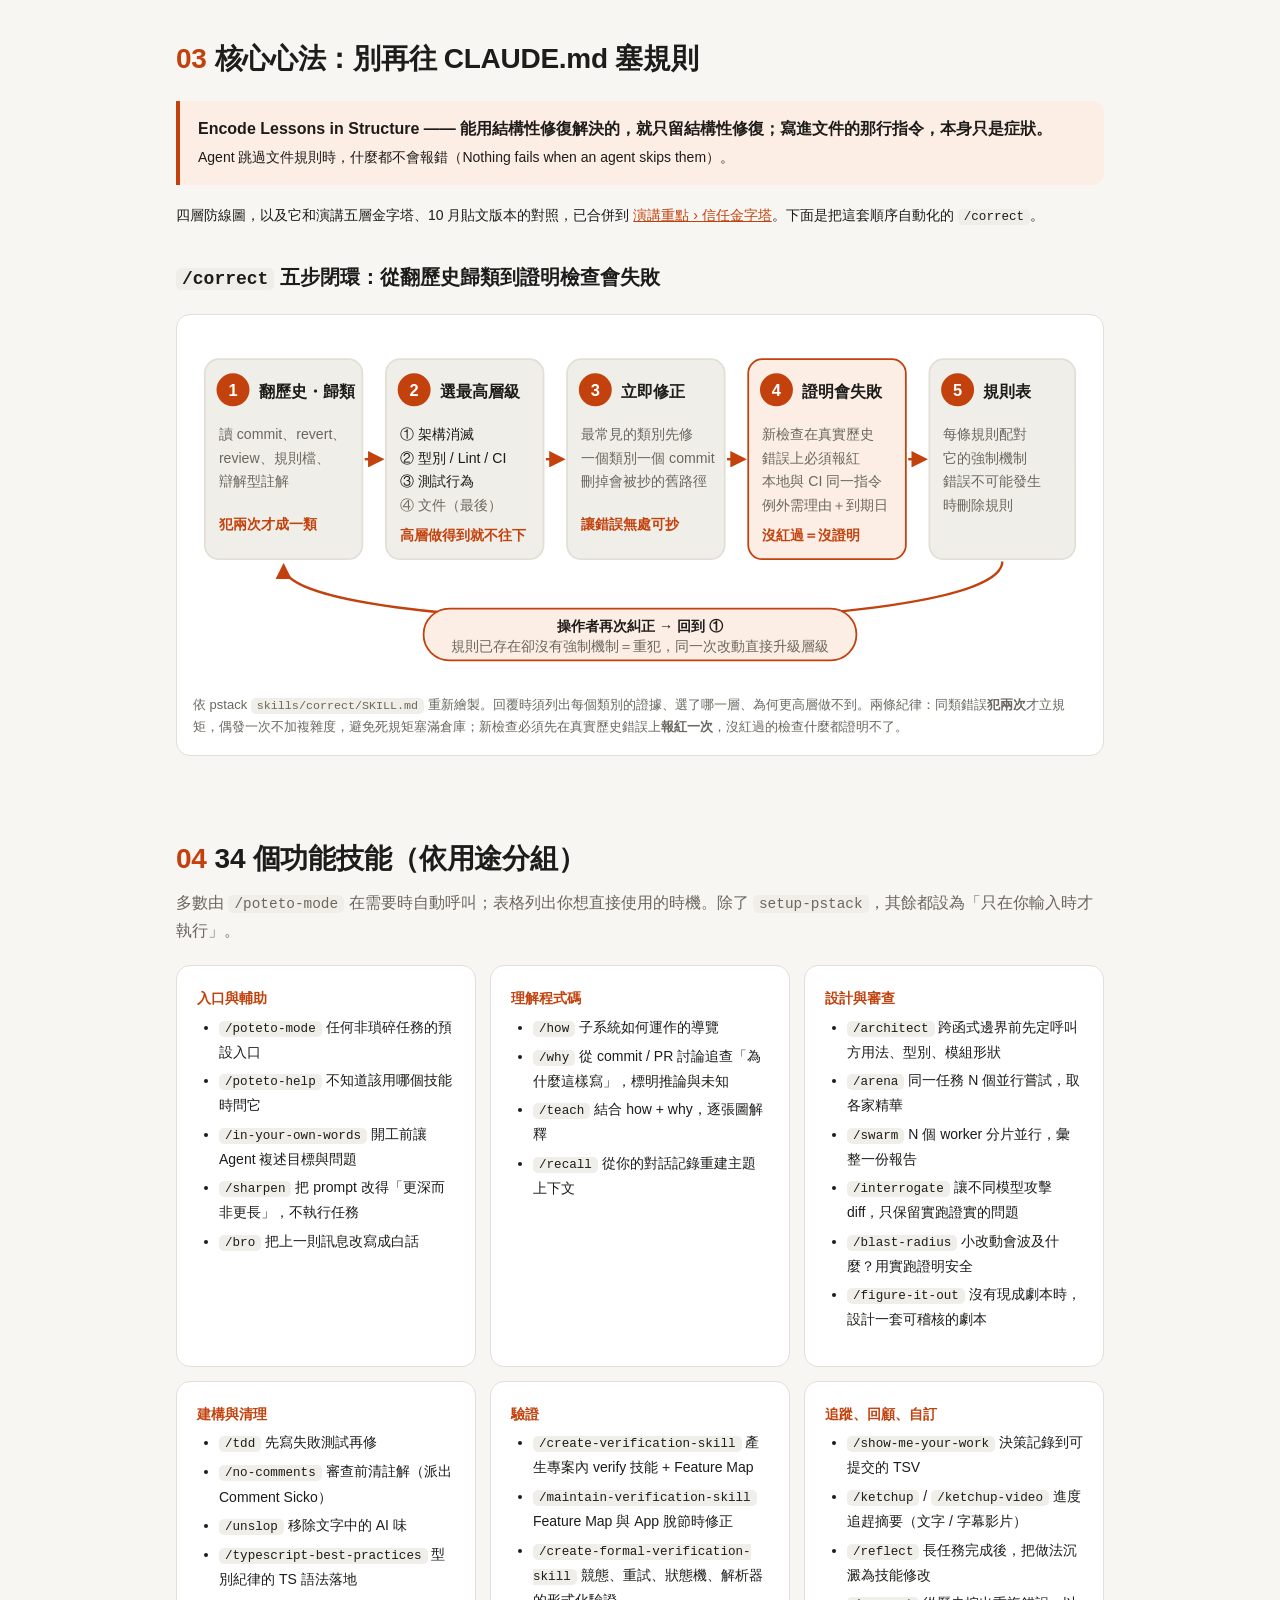
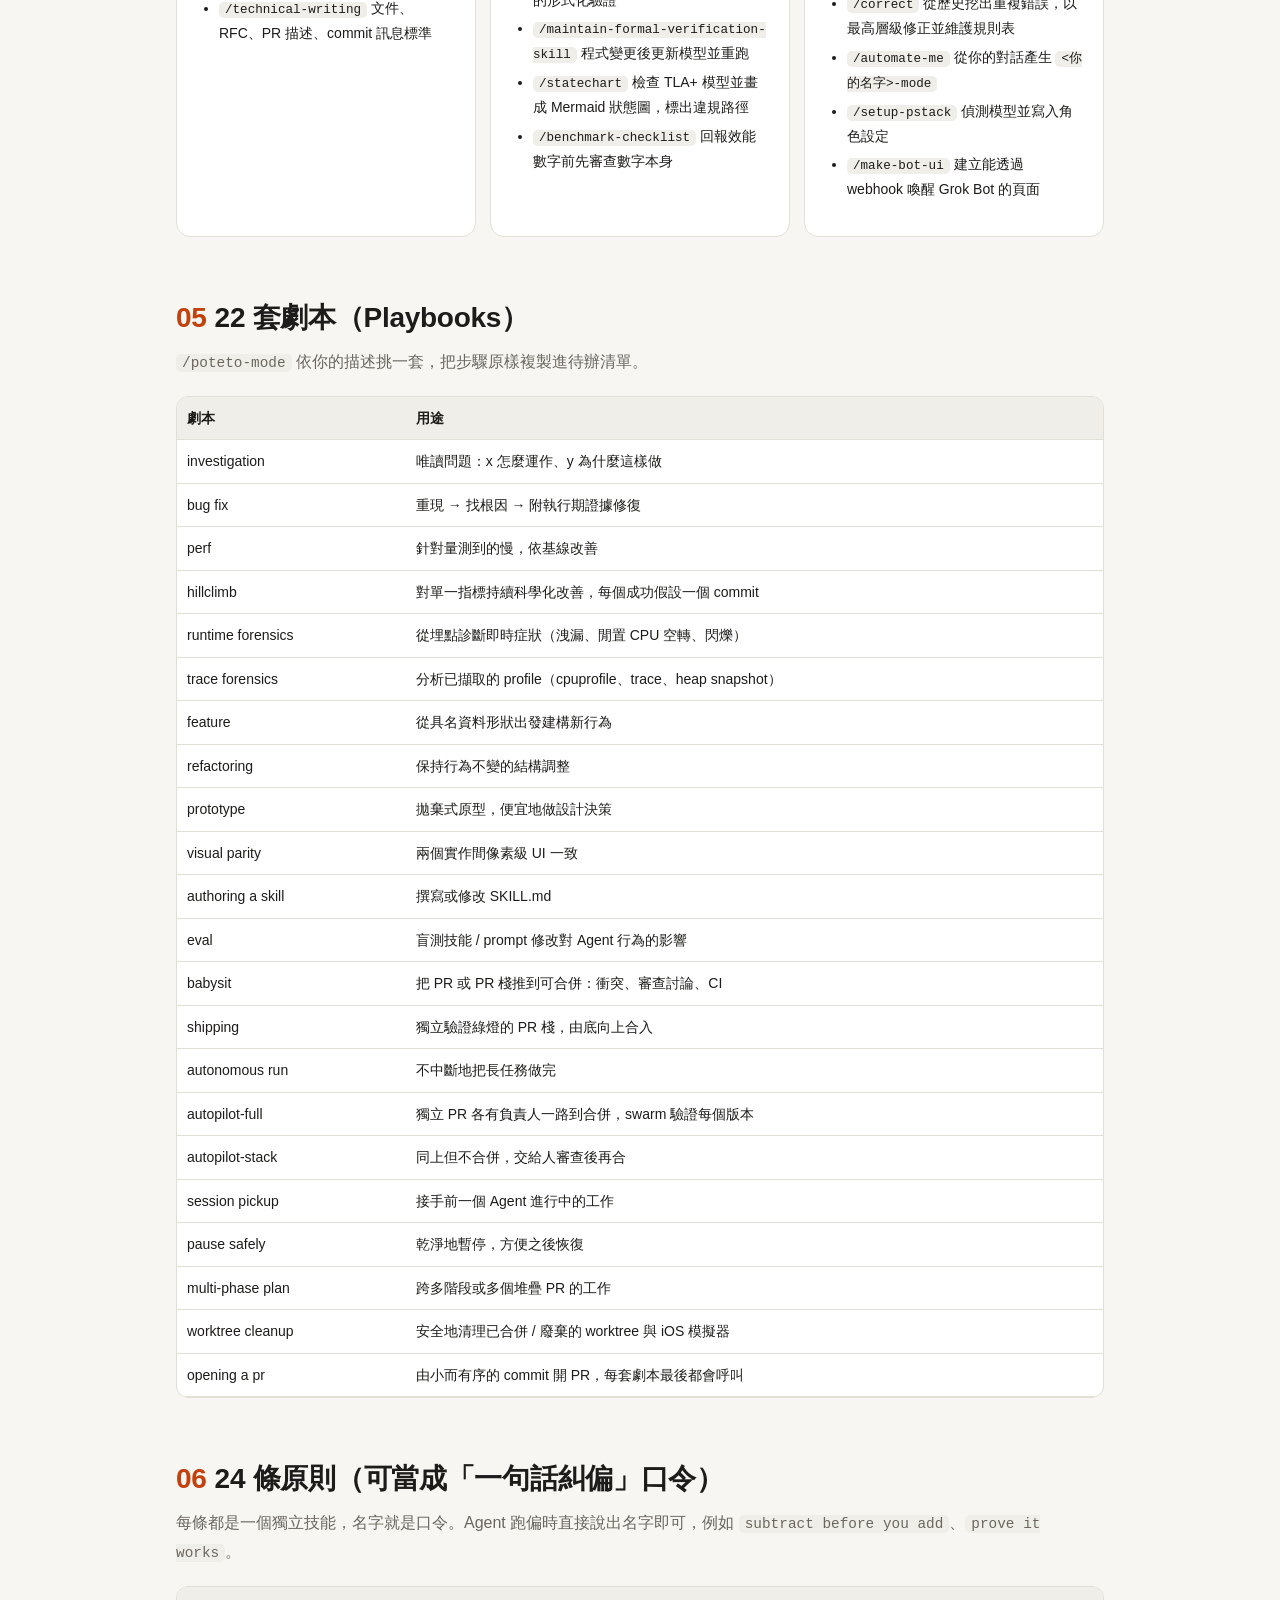
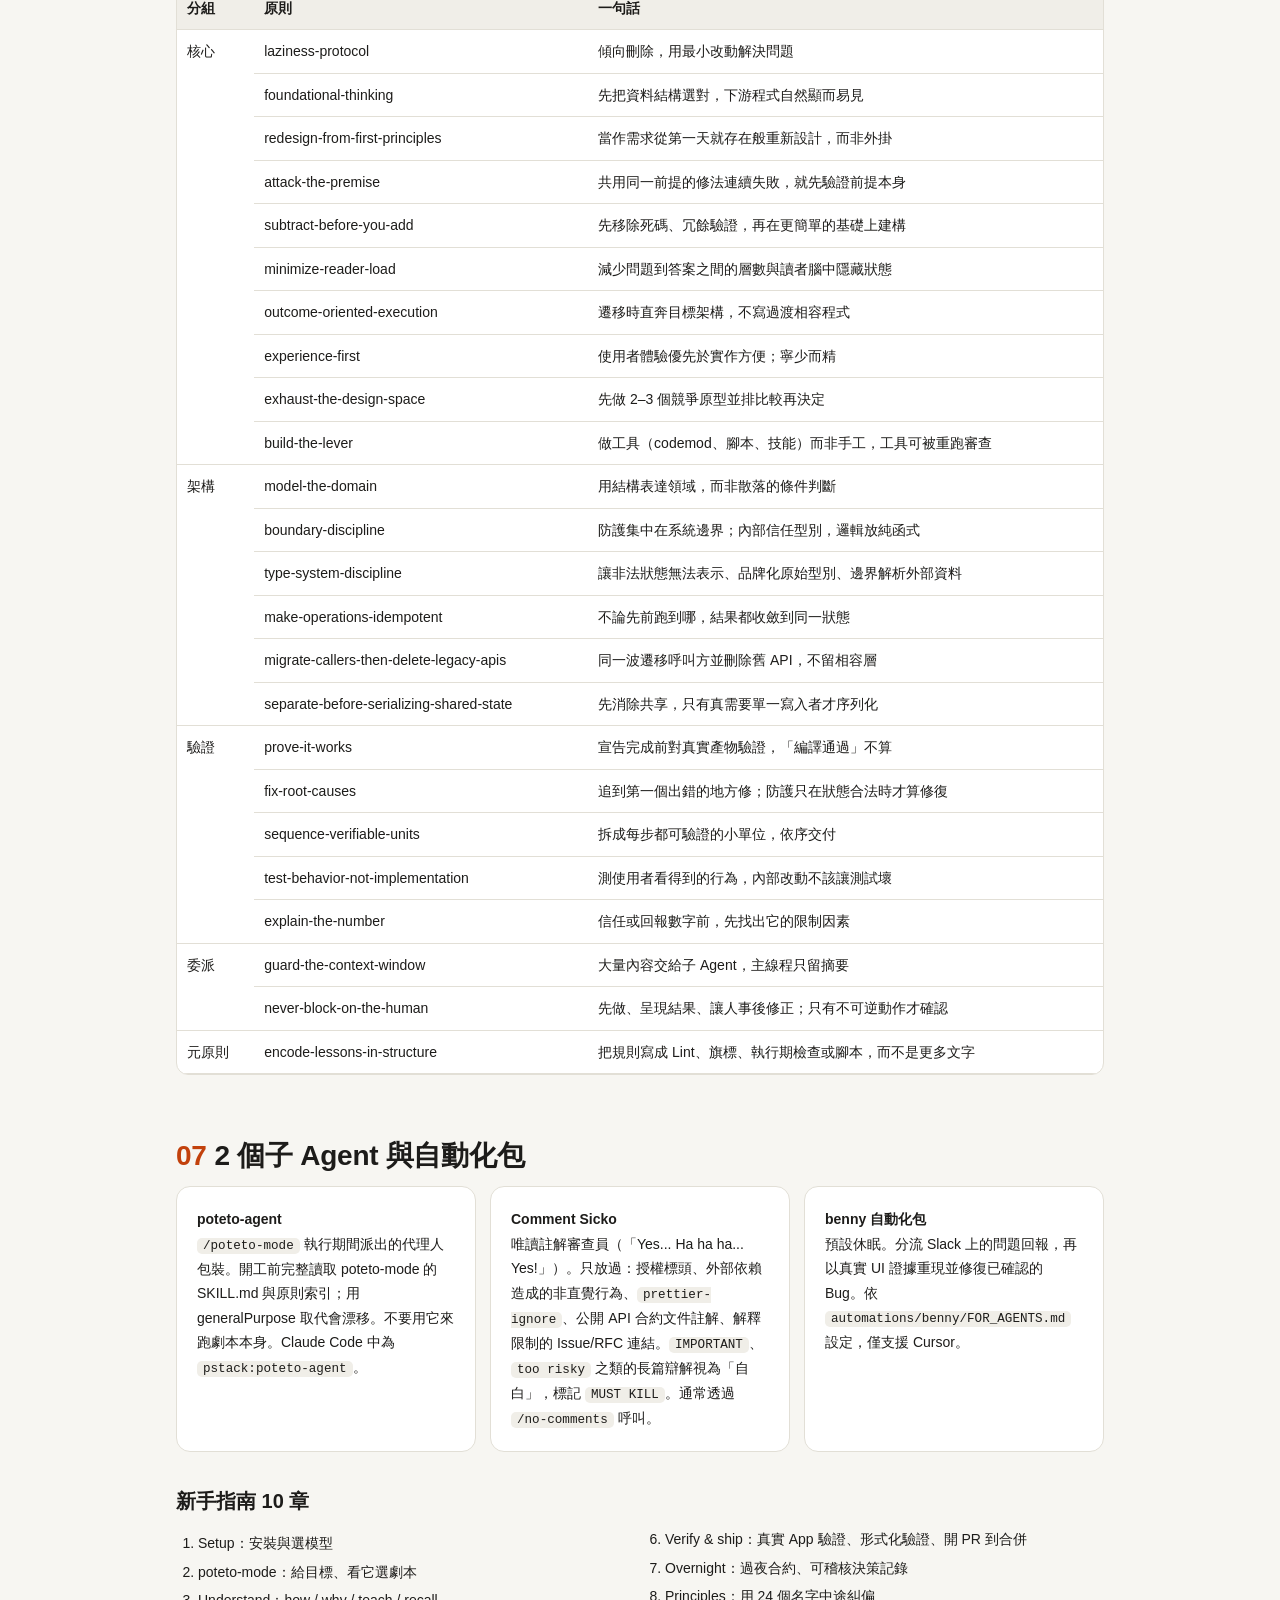
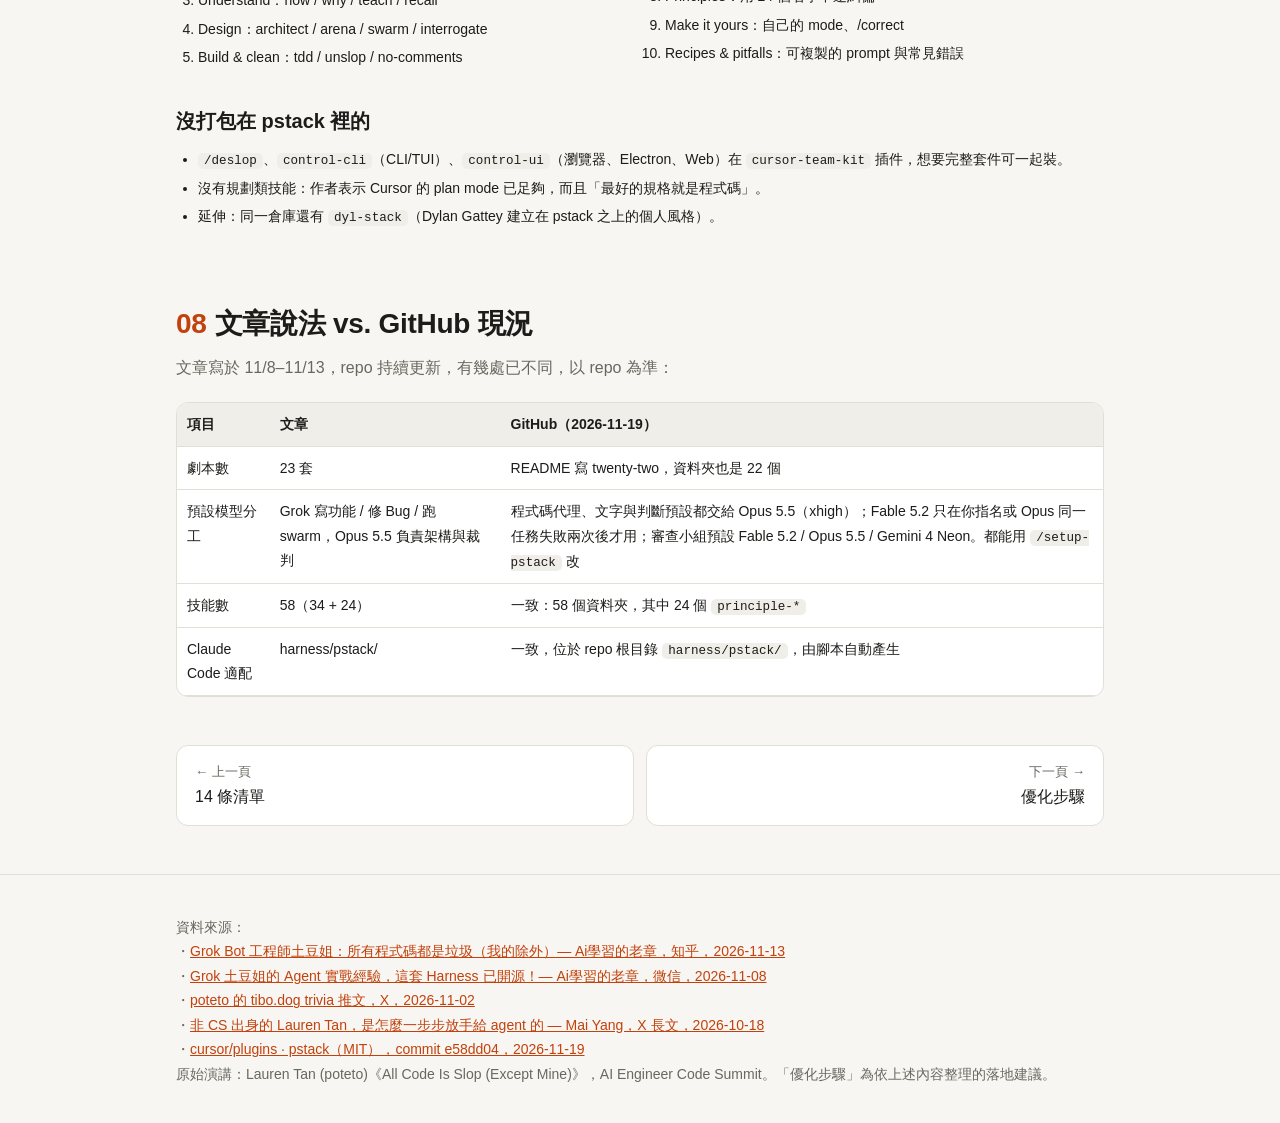
<file: docs/pstack.html>
<!doctype html>
<html lang="zh-Hant">
<head>
<meta charset="utf-8">
<meta name="viewport" content="width=device-width, initial-scale=1">
<title>pstack 開源 Harness</title>
<link rel="stylesheet" href="assets/style.css">
</head>
<body>
<div class="sitenav"><div class="wrap"><a class="brand" href="index.html">All Code Is Slop</a><a class="pg" href="index.html">總覽</a><a class="pg" href="lauren.html">人物與信任</a><a class="pg" href="talk.html">演講重點</a><a class="pg" href="tibo-14.html">14 條清單</a><a class="pg on" href="pstack.html">pstack 開源</a><a class="pg" href="roadmap.html">優化步驟</a><a class="pg" href="ui-verify.html">UI 驗證實作</a></div></div>
<header class="hero">
  <div class="wrap">
    <div class="eyebrow">github.com/cursor/plugins · pstack · MIT</div>
    <h1>pstack<small>if you want to go fast, go deep first</small></h1>
    <p class="lede">作者每天在 Cursor 使用的同一套技能：58 個 Skills（34 功能 + 24 原則）、22 套劇本、2 個子 Agent，Cursor 與 Claude Code 皆可安裝。</p>
    <nav class="toc"><div class="wrap"><a href="#repo">GitHub 位置</a><a href="#install">安裝</a><a href="#pstack">運作方式</a><a href="#structure">結構優先</a><a href="#skills">34 技能</a><a href="#playbooks">22 劇本</a><a href="#principles">24 原則</a><a href="#agents">子 Agent</a><a href="#diff">文章 vs repo</a></div></nav>
  </div>
</header>
<main class="wrap">
<section id="repo">
  <h2><span class="num">00</span>GitHub 上的 pstack 在哪裡？</h2>
  <p class="sub">有，作者把它開源在 Cursor 官方插件倉庫，MIT 授權。以下內容依 repo 最新 commit（<code>e58dd04</code>，2026-11-19）整理。</p>
  <div class="grid g2">
    <div class="card">
      <b>主要位置</b>
      <ul class="small">
        <li>原始碼：<a href="https://github.com/cursor/plugins/tree/main/pstack">github.com/cursor/plugins/tree/main/pstack</a></li>
        <li>Claude Code 版（自動產生的副本）：<a href="https://github.com/cursor/plugins/tree/main/harness/pstack">harness/pstack</a></li>
        <li>新手指南（10 章）：<a href="https://github.com/cursor/plugins/tree/main/pstack/docs/guide">pstack/docs/guide</a></li>
        <li>Claude Code 名稱對照：<a href="https://github.com/cursor/plugins/blob/main/pstack/docs/harness/claude-code.md">docs/harness/claude-code.md</a></li>
        <li>作者：Lauren Tan（<a href="https://x.com/poteto">@poteto</a>）</li>
      </ul>
    </div>
    <div class="card">
      <b>資料夾結構</b>
<pre><code>pstack/
├─ skills/          58 個技能（34 功能 + 24 原則）
│  └─ poteto-mode/playbooks/   22 套劇本
├─ agents/          poteto-agent.md、comment-sicko.md
├─ automations/benny/   Slack 問題分流 + 自動重現修復（僅 Cursor）
├─ docs/guide/      01–10 章新手指南
├─ docs/harness/    claude-code.md 對照表
└─ plugin.json</code></pre>
    </div>
  </div>
  <div class="quote">作者自述：i don't want to ship like a team of twenty slop artists. throughput without quality is not a goal i aspire to. —— 想跑得快，先扎得深（if you want to go fast, go deep first）。pstack 的目標不是多寫程式，而是<b>寫更少、但更高品質</b>的程式，進而能放心並行，拒絕「20 個垃圾製造機同時狂飆」的假吞吐。</div>
</section>

<section id="install">
  <h2><span class="num">01</span>安裝與兩步上手</h2>
  <div class="grid g2">
    <div class="card">
      <b>Cursor</b>
<pre><code>/add-plugin pstack</code></pre>
      <b>Claude Code</b>
<pre><code>/plugin marketplace add cursor/plugins
/plugin install pstack@cursor-plugins
/pstack:setup-pstack</code></pre>
      <ul class="small">
        <li>Claude Code 的指令都要加前綴：<code>/poteto-mode</code> → <code>/pstack:poteto-mode</code></li>
        <li>模型設定寫入 <code>~/.claude/rules/pstack-models.md</code></li>
        <li>第三方 marketplace 預設<b>不自動更新</b>：<code>/plugin</code> → marketplaces → <code>cursor-plugins</code> → enable auto-update；或手動 <code>claude plugin update pstack@cursor-plugins</code></li>
        <li>需要 Cursor 專屬功能（Bugbot、automations）的步驟會被跳過並註明</li>
      </ul>
    </div>
    <div class="card">
      <b>官方建議：只要兩步</b>
      <ol>
        <li>跑 <code>/setup-pstack</code>，選推理預算與各角色要用的模型</li>
        <li>任何需要嚴謹度的工作都用 <code>/poteto-mode</code> 開頭</li>
      </ol>
      <p class="small">不知道該用哪個技能？輸入 <code>/poteto-help</code>，它會回答並給你一段可直接送出的 prompt（不會自己開工，因為跑 pstack 會花真的 Token）。</p>
      <p class="small"><b>只記一件事：</b>給 Agent 一個目標＋檢查方式，用你自己的話說。寫法與範例見下方〈單一入口 /poteto-mode〉。</p>
    </div>
  </div>
</section>

<section id="pstack">
  <h2><span class="num">02</span>怎麼運作：從一句話到合入</h2>
  <p class="sub">位於 Cursor 官方插件庫 <code>cursor/plugins/tree/main/pstack</code>：58 個 Skills（34 功能 + 24 原則）、23 套劇本、2 個子 Agent（poteto-agent、comment-sicko），附 <code>harness/pstack/</code> 適配層，Cursor 與 Claude Code 皆可用。</p>
  <p class="sub">先讓單一 Agent 寫得少、寫得精、能自證，再談並行。實戰案例：tibo.dog 4 天約 1,150 個 PR，被稱為 pstack 的 96 小時公開壓測（見 <a href="tibo-14.html">14 條清單</a>）。</p>

  <h3>pstack 全景架構</h3>
  <figure class="fig">
    <svg viewBox="0 0 760 390" role="img" aria-label="pstack 全景架構：你的需求進入 poteto-mode，選出劇本，呼叫 34 個功能技能並遵守 24 條原則，產出窄 PR 與證據；旁邊是子 Agent、模型設定與平台">
      <defs><marker id="r1" viewBox="0 0 10 10" refX="8" refY="5" markerWidth="7" markerHeight="7" orient="auto-start-reverse"><path d="M0,0L10,5L0,10z" class="ah"/></marker></defs>
      <rect x="140" y="12" width="300" height="40" rx="20" class="box"/>
      <text x="290" y="37" text-anchor="middle" class="t-s" font-weight="700">你：目標＋完成標準＋要看的證據</text>
      <line x1="290" y1="54" x2="290" y2="70" class="ln" marker-end="url(#r1)"/>
      <rect x="20" y="74" width="540" height="50" rx="12" class="f-acc"/>
      <text x="290" y="97" text-anchor="middle" class="t-l on">/poteto-mode　單一入口</text>
      <text x="290" y="116" text-anchor="middle" class="t-s on">主對話擁有劇本、待辦清單與所有子 Agent</text>
      <line x1="290" y1="126" x2="290" y2="140" class="ln" marker-end="url(#r1)"/>
      <rect x="20" y="144" width="540" height="40" rx="10" class="box"/>
      <text x="290" y="169" text-anchor="middle" class="t-s"><tspan font-weight="700">22 套劇本</tspan>　bug fix・feature・perf・shipping・autonomous run…</text>
      <line x1="290" y1="186" x2="290" y2="200" class="ln" marker-end="url(#r1)"/>
      <text x="20" y="198" class="t-s mut">步驟觸發時呼叫</text>
      <rect x="20" y="204" width="85" height="56" rx="10" class="box"/><text x="62" y="228" text-anchor="middle" class="t-s" font-weight="700">入口輔助</text><text x="62" y="248" text-anchor="middle" class="t-s mut">5</text>
      <rect x="111" y="204" width="85" height="56" rx="10" class="box"/><text x="153" y="228" text-anchor="middle" class="t-s" font-weight="700">理解</text><text x="153" y="248" text-anchor="middle" class="t-s mut">4</text>
      <rect x="202" y="204" width="85" height="56" rx="10" class="box"/><text x="244" y="228" text-anchor="middle" class="t-s" font-weight="700">設計審查</text><text x="244" y="248" text-anchor="middle" class="t-s mut">6</text>
      <rect x="293" y="204" width="85" height="56" rx="10" class="box"/><text x="335" y="228" text-anchor="middle" class="t-s" font-weight="700">建構清理</text><text x="335" y="248" text-anchor="middle" class="t-s mut">5</text>
      <rect x="384" y="204" width="85" height="56" rx="10" class="box"/><text x="426" y="228" text-anchor="middle" class="t-s" font-weight="700">驗證</text><text x="426" y="248" text-anchor="middle" class="t-s mut">6</text>
      <rect x="475" y="204" width="85" height="56" rx="10" class="box"/><text x="517" y="228" text-anchor="middle" class="t-s" font-weight="700">追蹤自訂</text><text x="517" y="248" text-anchor="middle" class="t-s mut">8</text>
      <text x="560" y="276" text-anchor="end" class="t-s mut">= 34 個功能技能</text>
      <rect x="20" y="284" width="540" height="40" rx="10" class="f-b3"/>
      <text x="290" y="309" text-anchor="middle" class="t-s on"><tspan font-weight="700">24 條原則</tspan>　每一步都依原則執行，名稱即糾偏口令</text>
      <line x1="290" y1="326" x2="290" y2="340" class="ln" marker-end="url(#r1)"/>
      <rect x="20" y="344" width="540" height="40" rx="10" class="box-good"/>
      <text x="290" y="369" text-anchor="middle" class="t-s good" font-weight="700">產出：窄 PR 棧＋實跑證據 → 獨立驗收 → 由底向上合入</text>

      <line x1="562" y1="99" x2="580" y2="99" class="ln" stroke-dasharray="4 4"/>
      <rect x="580" y="74" width="168" height="112" rx="12" class="box"/>
      <text x="594" y="98" class="t-s acc" font-weight="700">2 個子 Agent</text>
      <text x="594" y="122" class="t-s mono" font-weight="700">poteto-agent</text>
      <text x="594" y="140" class="t-s mut">代理人，開工先讀規則</text>
      <text x="594" y="162" class="t-s mono" font-weight="700">comment-sicko</text>
      <text x="594" y="178" class="t-s mut">唯讀的註解審查員</text>
      <rect x="580" y="198" width="168" height="72" rx="12" class="box"/>
      <text x="594" y="222" class="t-s acc" font-weight="700">模型設定</text>
      <text x="594" y="242" class="t-s mono">/setup-pstack</text>
      <text x="594" y="260" class="t-s mut">依角色指派模型</text>
      <rect x="580" y="282" width="168" height="102" rx="12" class="box"/>
      <text x="594" y="306" class="t-s acc" font-weight="700">平台</text>
      <text x="594" y="328" class="t-s">Cursor：/add-plugin</text>
      <text x="594" y="350" class="t-s">Claude Code：</text>
      <text x="594" y="370" class="t-s mut">harness/pstack 自動產生</text>
    </svg>
    <figcaption>重新繪製自原文「pstack 全景架構」，各數量與分組依 GitHub repo（2026-11-19）。技能分組為本頁的整理方式，非官方分類。</figcaption>
  </figure>

  <h3>單一入口 <code>/poteto-mode</code>：只講目標與驗收，不微操過程</h3>
  <p>派工只寫三件事：<b>目標</b>、<b>完成判定標準</b>、<b>要看的實跑證據</b>。</p>
<pre><code>/poteto-mode 匯出介面重試時會寫入重複行，先重現再修，拿出前後行對比證據</code></pre>
  <ol class="small">
    <li>先用白話複述要解決的問題與最小改動範圍 —— 理解偏了第一輪就能糾正。</li>
    <li>從劇本庫（文章寫 23 套，repo 現為 22 套：調研、修 Bug、新功能、效能分析、指標爬坡、合 PR…）挑一套抄進待辦，跳過的步驟寫明 <code>skip: 原因</code>。</li>
    <li>Cursor 中按 Alt+Enter（Mac：Option+Enter）可鎖成常駐 Custom Mode。</li>
  </ol>
  <figure class="fig">
    <svg viewBox="0 0 760 280" role="img" aria-label="/poteto-mode 路由：一句話需求進入 poteto-mode，白話複述後選出劇本，步驟抄進待辦清單並依序呼叫技能，最後交出證據">
      <defs><marker id="m3" viewBox="0 0 10 10" refX="8" refY="5" markerWidth="7" markerHeight="7" orient="auto-start-reverse"><path d="M0,0L10,5L0,10z" class="ah"/></marker></defs>
      <rect x="10" y="70" width="168" height="140" rx="12" class="box"/>
      <text x="26" y="98" class="t-m" font-weight="700">你的一句話</text>
      <text x="26" y="128" class="t-s">● 目標</text>
      <text x="26" y="152" class="t-s">● 完成判定標準</text>
      <text x="26" y="176" class="t-s">● 要看的實跑證據</text>
      <text x="26" y="200" class="t-s mut">不必指定技能名</text>
      <line x1="180" y1="140" x2="206" y2="140" class="ln" marker-end="url(#m3)"/>
      <rect x="210" y="104" width="134" height="72" rx="12" class="f-acc"/>
      <text x="277" y="136" text-anchor="middle" class="t-l on">/poteto-mode</text>
      <text x="277" y="158" text-anchor="middle" class="t-s on">白話複述＋最小範圍</text>
      <text x="277" y="40" text-anchor="middle" class="t-s mut">理解偏了，第一輪就能糾正</text>
      <line x1="277" y1="48" x2="277" y2="100" class="ln" stroke-dasharray="3 4"/>
      <path d="M344,140 L372,50" class="ln"/><path d="M344,140 L372,95" class="ln"/>
      <path d="M344,140 L372,140" class="ln-acc"/><path d="M344,140 L372,185" class="ln"/><path d="M344,140 L372,230" class="ln"/>
      <rect x="374" y="34" width="132" height="32" rx="8" class="box-mut"/><text x="440" y="55" text-anchor="middle" class="t-s mut">investigation</text>
      <rect x="374" y="79" width="132" height="32" rx="8" class="box-mut"/><text x="440" y="100" text-anchor="middle" class="t-s mut">feature</text>
      <rect x="374" y="124" width="132" height="32" rx="8" class="box-acc"/><text x="440" y="145" text-anchor="middle" class="t-s acc" font-weight="700">bug fix ✓</text>
      <rect x="374" y="169" width="132" height="32" rx="8" class="box-mut"/><text x="440" y="190" text-anchor="middle" class="t-s mut">perf</text>
      <rect x="374" y="214" width="132" height="32" rx="8" class="box-mut"/><text x="440" y="235" text-anchor="middle" class="t-s mut">…共 22 套</text>
      <line x1="508" y1="140" x2="534" y2="140" class="ln-acc" marker-end="url(#m3)"/>
      <rect x="538" y="44" width="212" height="192" rx="12" class="box"/>
      <text x="554" y="72" class="t-m" font-weight="700">待辦清單（原樣抄入）</text>
      <text x="554" y="102" class="t-s">☐ 重現缺陷</text>
      <text x="554" y="126" class="t-s">☐ 追到根因</text>
      <text x="554" y="150" class="t-s">☐ 修復（必要時 /tdd）</text>
      <text x="554" y="174" class="t-s">☐ 附執行期證據</text>
      <text x="554" y="198" class="t-s mut">☐ skip: 原因（若跳過）</text>
      <text x="554" y="222" class="t-s">☐ opening a pr</text>
      <text x="380" y="272" text-anchor="middle" class="t-s mut">每一步觸發時才呼叫對應技能（why、architect、interrogate、no-comments…）與原則</text>
    </svg>
    <figcaption>以「bug fix」劇本為例；劇本名稱來自 pstack README。</figcaption>
  </figure>

  <h3>四大高頻武器庫</h3>
  <p class="small">文章把常用技能分成四組：① 動手前摸底、② 關鍵設計不拿初稿湊合、③ 過夜任務有審計帳、④ 一句話糾偏。前三組各有流程圖如下；第四組見本節最後。</p>

  <h3>① 動手前先摸底：/how 查運行鏈路、/why 查歷史動機</h3>
  <figure class="fig">
    <svg viewBox="0 0 760 280" role="img" aria-label="/how 用唯讀子 Agent 探索程式碼並產出架構說明；/why 讀 commit 與 PR 討論，產出附引用的決策脈絡">
      <defs><marker id="r2" viewBox="0 0 10 10" refX="8" refY="5" markerWidth="7" markerHeight="7" orient="auto-start-reverse"><path d="M0,0L10,5L0,10z" class="ah"/></marker></defs>
      <rect x="12" y="95" width="130" height="70" rx="12" class="box-acc"/>
      <text x="77" y="124" text-anchor="middle" class="t-m" font-weight="700">動手改之前</text>
      <text x="77" y="146" text-anchor="middle" class="t-s mut">先搞懂</text>
      <path d="M144,118 C160,118 160,65 176,65" class="ln" marker-end="url(#r2)"/>
      <path d="M144,142 C160,142 160,195 176,195" class="ln" marker-end="url(#r2)"/>

      <rect x="180" y="20" width="140" height="90" rx="12" class="f-b3"/>
      <text x="250" y="56" text-anchor="middle" class="t-xl on">/how</text>
      <text x="250" y="82" text-anchor="middle" class="t-s on">它怎麼運作？</text>
      <line x1="322" y1="65" x2="350" y2="65" class="ln" marker-end="url(#r2)"/>
      <rect x="354" y="20" width="190" height="90" rx="12" class="box"/>
      <text x="368" y="46" class="t-s" font-weight="700">唯讀子 Agent 探索程式碼</text>
      <text x="368" y="70" class="t-s mut">呼叫鏈、核心型別、模組</text>
      <text x="368" y="90" class="t-s mut">放哪一層、誰擁有</text>
      <line x1="546" y1="65" x2="574" y2="65" class="ln" marker-end="url(#r2)"/>
      <rect x="578" y="20" width="170" height="90" rx="12" class="box-good"/>
      <text x="592" y="46" class="t-s good" font-weight="700">架構說明</text>
      <text x="592" y="70" class="t-s">讓不熟的資深工程師</text>
      <text x="592" y="90" class="t-s">建立心智模型</text>

      <rect x="180" y="150" width="140" height="90" rx="12" class="f-b5"/>
      <text x="250" y="186" text-anchor="middle" class="t-xl on">/why</text>
      <text x="250" y="212" text-anchor="middle" class="t-s on">為什麼這樣寫？</text>
      <line x1="322" y1="195" x2="350" y2="195" class="ln" marker-end="url(#r2)"/>
      <rect x="354" y="150" width="190" height="90" rx="12" class="box"/>
      <text x="368" y="176" class="t-s" font-weight="700">讀紀錄，不讀程式碼</text>
      <text x="368" y="200" class="t-s mut">引入它的 commit、PR 討論</text>
      <text x="368" y="220" class="t-s mut">之後每次修改與其他來源</text>
      <line x1="546" y1="195" x2="574" y2="195" class="ln" marker-end="url(#r2)"/>
      <rect x="578" y="150" width="170" height="90" rx="12" class="box-good"/>
      <text x="592" y="176" class="t-s good" font-weight="700">附引用的脈絡</text>
      <text x="592" y="200" class="t-s">引用作者原話、標出推論</text>
      <text x="592" y="220" class="t-s">說明紀錄沒回答的部分</text>
      <text x="380" y="268" text-anchor="middle" class="t-s mut"><tspan class="acc" font-weight="700">/teach</tspan> = how＋why 一張張圖解；<tspan class="acc" font-weight="700">/recall</tspan> 從你的對話記錄找回前幾天的上下文</text>
    </svg>
    <figcaption>依 pstack <code>skills/how</code> 與 <code>skills/why</code> 繪製。原文提到 /why 也會翻 Issue、團隊聊天與 Sentry；repo 的說法是「紀錄不足時再找其他來源」。</figcaption>
  </figure>

  <h3>② 關鍵設計不拿初稿湊合：/architect、/arena、/interrogate</h3>
  <figure class="fig">
    <svg viewBox="0 0 760 380" role="img" aria-label="三種設計與審查技能的流程：architect 先畫兩種形狀再選；arena 多模型並行、異廠商裁判、選底座、嫁接、驗證；interrogate 讓對手實跑證明問題">
      <defs><marker id="r3" viewBox="0 0 10 10" refX="8" refY="5" markerWidth="7" markerHeight="7" orient="auto-start-reverse"><path d="M0,0L10,5L0,10z" class="ah"/></marker></defs>
      <rect x="12" y="20" width="130" height="100" rx="12" class="f-b1"/>
      <text x="77" y="62" text-anchor="middle" class="t-l on">/architect</text>
      <text x="77" y="86" text-anchor="middle" class="t-s on">寫碼前先定形狀</text>
      <rect x="160" y="32" width="180" height="76" rx="10" class="box"/>
      <text x="174" y="62" class="t-s" font-weight="700">追蹤這次改動會</text><text x="174" y="82" class="t-s" font-weight="700">碰到的所有系統</text>
      <line x1="342" y1="70" x2="358" y2="70" class="ln" marker-end="url(#r3)"/>
      <rect x="362" y="32" width="180" height="76" rx="10" class="box"/>
      <text x="376" y="58" class="t-s" font-weight="700">畫兩種不同形狀</text>
      <text x="376" y="80" class="t-s mut">型別・簽章・模組邊界</text>
      <line x1="544" y1="70" x2="560" y2="70" class="ln" marker-end="url(#r3)"/>
      <rect x="564" y="32" width="184" height="76" rx="10" class="box-good"/>
      <text x="578" y="54" class="t-s good" font-weight="700">選擇的標準</text>
      <text x="578" y="74" class="t-s">狀態單一擁有者・單一做法</text>
      <text x="578" y="94" class="t-s">呼叫方需要知道的最少</text>

      <rect x="12" y="140" width="130" height="100" rx="12" class="f-b2"/>
      <text x="77" y="182" text-anchor="middle" class="t-l on">/arena</text>
      <text x="77" y="206" text-anchor="middle" class="t-s on">多稿競技</text>
      <rect x="160" y="152" width="90" height="76" rx="10" class="box"/><text x="205" y="176" text-anchor="middle" class="t-s" font-weight="700">Frame</text><text x="205" y="196" text-anchor="middle" class="t-s mut">同一題目</text><text x="205" y="214" text-anchor="middle" class="t-s mut">3–6 條標準</text>
      <line x1="251" y1="190" x2="257" y2="190" class="ln" marker-end="url(#r3)"/>
      <rect x="259" y="152" width="90" height="76" rx="10" class="box"/><text x="304" y="176" text-anchor="middle" class="t-s" font-weight="700">Fan out</text><text x="304" y="196" text-anchor="middle" class="t-s mut">N 個模型</text><text x="304" y="214" text-anchor="middle" class="t-s mut">各自 worktree</text>
      <line x1="350" y1="190" x2="356" y2="190" class="ln" marker-end="url(#r3)"/>
      <rect x="358" y="152" width="90" height="76" rx="10" class="box"/><text x="403" y="176" text-anchor="middle" class="t-s" font-weight="700">Judge</text><text x="403" y="196" text-anchor="middle" class="t-s mut">異廠商</text><text x="403" y="214" text-anchor="middle" class="t-s mut">交叉裁判</text>
      <line x1="449" y1="190" x2="455" y2="190" class="ln" marker-end="url(#r3)"/>
      <rect x="457" y="152" width="90" height="76" rx="10" class="box"/><text x="502" y="176" text-anchor="middle" class="t-s" font-weight="700">Pick</text><text x="502" y="196" text-anchor="middle" class="t-s mut">逐條評分</text><text x="502" y="214" text-anchor="middle" class="t-s mut">選底座</text>
      <line x1="548" y1="190" x2="554" y2="190" class="ln" marker-end="url(#r3)"/>
      <rect x="556" y="152" width="90" height="76" rx="10" class="box"/><text x="601" y="176" text-anchor="middle" class="t-s" font-weight="700">Graft</text><text x="601" y="196" text-anchor="middle" class="t-s mut">手動嫁接</text><text x="601" y="214" text-anchor="middle" class="t-s mut">落選亮點</text>
      <line x1="647" y1="190" x2="653" y2="190" class="ln" marker-end="url(#r3)"/>
      <rect x="655" y="152" width="93" height="76" rx="10" class="box-good"/><text x="701" y="176" text-anchor="middle" class="t-s good" font-weight="700">Verify</text><text x="701" y="196" text-anchor="middle" class="t-s mut">實跑驗證</text><text x="701" y="214" text-anchor="middle" class="t-s mut">合成結果</text>

      <rect x="12" y="260" width="130" height="100" rx="12" class="f-fail"/>
      <text x="77" y="302" text-anchor="middle" class="t-l on">/interrogate</text>
      <text x="77" y="326" text-anchor="middle" class="t-s on">對抗審查</text>
      <rect x="160" y="272" width="138" height="76" rx="10" class="box"/><text x="174" y="300" class="t-s" font-weight="700">寫下意圖</text><text x="174" y="322" class="t-s mut">先確認要守住什麼</text>
      <line x1="299" y1="310" x2="307" y2="310" class="ln" marker-end="url(#r3)"/>
      <rect x="309" y="272" width="138" height="76" rx="10" class="box"/><text x="323" y="300" class="t-s" font-weight="700">多個對手模型</text><text x="323" y="322" class="t-s mut">各自 worktree 弄壞它</text>
      <line x1="448" y1="310" x2="456" y2="310" class="ln" marker-end="url(#r3)"/>
      <rect x="458" y="272" width="138" height="76" rx="10" class="box-bad"/><text x="472" y="300" class="t-s bad" font-weight="700">每個發現必附</text><text x="472" y="322" class="t-s">指令＋實際輸出</text>
      <line x1="597" y1="310" x2="605" y2="310" class="ln" marker-end="url(#r3)"/>
      <rect x="607" y="272" width="141" height="76" rx="10" class="box-good"/><text x="621" y="300" class="t-s good" font-weight="700">重跑驗證</text><text x="621" y="322" class="t-s">只留被證實的</text><text x="621" y="340" class="t-s mut">嘴砲建議全踢掉</text>
    </svg>
    <figcaption>依 pstack <code>skills/architect</code>、<code>skills/arena</code>（Phase A–F）與 <code>skills/interrogate</code> 繪製。大型或有爭議的設計，/architect 會改用 /arena。/interrogate 只回報、不修。</figcaption>
  </figure>

  <h3>③ 過夜跑任務也有審計帳：/loop ＋ decisions.tsv</h3>
  <figure class="fig">
    <svg viewBox="0 0 760 330" role="img" aria-label="過夜執行流程：睡前定義退出條件並設定 loop 喚醒；每輪最小改動、驗證、有進展才 commit 否則丟棄、寫入 decisions.tsv；早上用 show-me-your-work 稽核">
      <defs><marker id="r4" viewBox="0 0 10 10" refX="8" refY="5" markerWidth="7" markerHeight="7" orient="auto-start-reverse"><path d="M0,0L10,5L0,10z" class="ah"/></marker>
        <marker id="r4a" viewBox="0 0 10 10" refX="8" refY="5" markerWidth="7" markerHeight="7" orient="auto-start-reverse"><path d="M0,0L10,5L0,10z" class="ah-acc"/></marker></defs>
      <text x="97" y="18" text-anchor="middle" class="t-s acc" font-weight="800">睡前</text>
      <rect x="12" y="28" width="170" height="108" rx="12" class="box"/>
      <text x="26" y="52" class="t-s" font-weight="700">① 定義退出條件</text>
      <text x="26" y="76" class="t-s mut">可檢查的判定，例如：</text>
      <text x="26" y="96" class="t-s mut">測試全綠・N 個 PR 合併</text>
      <text x="26" y="116" class="t-s mut">pixel-diff 為 0</text>
      <rect x="12" y="150" width="170" height="108" rx="12" class="box"/>
      <text x="26" y="174" class="t-s" font-weight="700">② 設定 /loop 喚醒</text>
      <text x="26" y="198" class="t-s mut">有事件：watcher 子 Agent</text>
      <text x="26" y="218" class="t-s mut">（CI、合併）＋長心跳備援</text>
      <text x="26" y="238" class="t-s mut">無事件：固定間隔心跳</text>
      <line x1="184" y1="140" x2="214" y2="140" class="ln-acc" marker-end="url(#r4a)"/>

      <text x="385" y="18" text-anchor="middle" class="t-s acc" font-weight="800">每一輪</text>
      <rect x="305" y="28" width="160" height="44" rx="10" class="box"/><text x="385" y="55" text-anchor="middle" class="t-s" font-weight="700">做最小的改動</text>
      <rect x="400" y="118" width="150" height="44" rx="10" class="box"/><text x="475" y="145" text-anchor="middle" class="t-s" font-weight="700">對照判定驗證</text>
      <rect x="295" y="208" width="180" height="50" rx="10" class="box-acc"/><text x="385" y="230" text-anchor="middle" class="t-s" font-weight="700">有進展 → commit</text><text x="385" y="249" text-anchor="middle" class="t-s bad">沒幫助 → 丟棄</text>
      <rect x="218" y="118" width="160" height="44" rx="10" class="box"/><text x="298" y="138" text-anchor="middle" class="t-s mono" font-weight="700">decisions.tsv</text><text x="298" y="155" text-anchor="middle" class="t-s mut">記一列</text>
      <path d="M465,52 C500,52 475,80 475,114" class="ln" marker-end="url(#r4)"/>
      <path d="M475,164 C475,190 440,206 440,206" class="ln" marker-end="url(#r4)"/>
      <path d="M320,206 C298,190 298,180 298,166" class="ln" marker-end="url(#r4)"/>
      <path d="M298,116 C298,80 270,52 302,52" class="ln" marker-end="url(#r4)"/>
      <text x="385" y="286" text-anchor="middle" class="t-s">達到判定才停；卡在高原 ≠ 停止，換方法</text>
      <text x="385" y="306" text-anchor="middle" class="t-s bad" font-weight="700">絕不放寬判定來宣告勝利</text>
      <line x1="556" y1="140" x2="576" y2="140" class="ln-acc" marker-end="url(#r4a)"/>

      <text x="664" y="18" text-anchor="middle" class="t-s acc" font-weight="800">早上</text>
      <rect x="580" y="28" width="168" height="290" rx="12" class="box-good"/>
      <text x="594" y="54" class="t-s mono" font-weight="700">/show-me-your-work</text>
      <text x="594" y="82" class="t-s">• 對照對話記錄</text>
      <text x="594" y="100" class="t-s mut">　稽核每一列</text>
      <text x="594" y="124" class="t-s">• 證據必須打得開</text>
      <text x="594" y="148" class="t-s">• 漏記的轉折要補列</text>
      <text x="594" y="172" class="t-s">• 只追加、不改歷史</text>
      <text x="594" y="196" class="t-s">• 換廠商的模型複盤</text>
      <text x="594" y="214" class="t-s mut">　標出高風險決策</text>
      <line x1="594" y1="234" x2="734" y2="234" stroke="var(--border)"/>
      <text x="594" y="258" class="t-s mono" font-weight="700">/ketchup</text>
      <text x="594" y="278" class="t-s mut">白話速覽＋待你決定的事</text>
      <text x="594" y="300" class="t-s mut">/ketchup-video 字幕影片</text>
    </svg>
    <figcaption>依 pstack 的 autonomous run 劇本與 <code>skills/show-me-your-work</code> 繪製。</figcaption>
  </figure>
  <p class="small"><b>decisions.tsv 長什麼樣子</b>（欄位依 pstack 範本，內容為中文示意）：</p>
  <div class="tscroll">
  <table class="tbl small">
    <thead><tr><th>ts</th><th>phase</th><th>decision</th><th>why</th><th>evidence</th><th>result</th></tr></thead>
    <tbody>
      <tr><td>09:02</td><td>frame</td><td>先盤點工作量：約 100 個元件</td><td>長跑前先知道規模</td><td>commit 3a9f1c2</td><td>找出 5 件要先處理的事</td></tr>
      <tr><td>09:40</td><td>harness</td><td>改動前先拍舊版截圖</td><td>新舊比對抓視覺變化</td><td>baseline/</td><td>存下 120 張基準圖</td></tr>
      <tr><td>12:30</td><td>widget</td><td>丟棄某個子 Agent 的成果</td><td>它的截圖是空白的</td><td>worktree reset</td><td>reverted，收緊指示</td></tr>
    </tbody>
  </table>
  </div>
  <p class="small muted">規則：一列一個決策；證據是指標（SHA、PR 號、檔案路徑），不是一段文字；預設不提交 git，審查者需要時才提交。</p>

  <h3>④ 一句話糾偏＋TLA+ 兜底</h3>
  <p class="small">24 條原則都有固定的英文名稱，Agent 跑偏時直接說名字即可：亂疊相容層 → <code>subtract before you add</code>；只拿「編譯通過」交差 → <code>prove it works</code>。完整列表見 <a href="#principles">24 條原則</a>。並發與狀態機死角則用 <code>/create-formal-verification-skill</code> 加 <code>/statechart</code>，流程圖見 <a href="talk.html#verify">演講重點 › 驗證體系</a>。</p>

  <h3>日合百個 PR 不崩的底層機制</h3>
  <div class="tscroll">
  <table class="tbl">
    <thead><tr><th>機制</th><th>解決的痛點</th><th>pstack 的硬規定</th></tr></thead>
    <tbody>
      <tr><td><b>異質模型分工</b><br><code>/setup-pstack</code></td><td>單模型又貴又慢、盲區重疊</td><td>預設 Grok 寫功能/修 Bug/跑 swarm；高難架構與交叉裁判交給另一個強模型（可設 <code>inherit-parent</code> 跟隨主模型）</td></tr>
      <tr><td><b>極窄 PR 棧 + 獨立裁判</b><br><code>opening-a-pr</code></td><td>多 Agent 同改一倉庫容易合爆</td><td>「5 個窄 PR 勝過 1 個胖 PR」；寫碼 Agent 嚴禁自審，每個 PR 派全新 Agent 實跑驗真，由底向上依序合入</td></tr>
      <tr><td><b>Comment Sicko</b><br><code>/no-comments</code></td><td>寫碼 Agent 愛為廢話註解辯護</td><td>唯讀審校員把關：先 <code>/how</code> <code>/why</code> 確認無外部限制，能轉成型別或 Lint 的先落地再刪註解</td></tr>
    </tbody>
  </table>
  </div>
  <p class="small muted">註：repo 現況的預設模型分工已改為 Opus 5.5 為主，詳見下方「文章 vs. GitHub 現況」。</p>

  <h3>窄 PR 棧與獨立驗收流水線</h3>
  <figure class="fig">
    <svg viewBox="0 0 760 330" role="img" aria-label="窄 PR 棧：每個 PR 由不同的新 Agent 實跑驗證，只合入從底部開始連續通過的 PR，遇到第一個未通過即為天花板">
      <defs><marker id="m4" viewBox="0 0 10 10" refX="8" refY="5" markerWidth="7" markerHeight="7" orient="auto-start-reverse"><path d="M0,0L10,5L0,10z" class="ah"/></marker>
        <marker id="m4g" viewBox="0 0 10 10" refX="8" refY="5" markerWidth="7" markerHeight="7" orient="auto-start-reverse"><path d="M0,0L10,5L0,10z" class="ah-acc"/></marker></defs>
      <rect x="10" y="30" width="120" height="70" rx="10" class="box-bad"/>
      <text x="70" y="60" text-anchor="middle" class="t-m bad" font-weight="700">1 個胖 PR</text>
      <text x="70" y="82" text-anchor="middle" class="t-s mut">難審、難驗、易合爆</text>
      <text x="70" y="124" text-anchor="middle" class="t-xl mut">↓</text>
      <rect x="10" y="140" width="120" height="70" rx="10" class="box-good"/>
      <text x="70" y="170" text-anchor="middle" class="t-m good" font-weight="700">5 個窄 PR</text>
      <text x="70" y="192" text-anchor="middle" class="t-s mut">每個都可獨立驗證</text>

      <text x="250" y="20" text-anchor="middle" class="t-s mut">PR 棧（寫碼 Agent）</text>
      <text x="470" y="20" text-anchor="middle" class="t-s mut">獨立驗證者（全新 Agent）</text>
      <text x="640" y="20" text-anchor="middle" class="t-s mut">Verdict</text>

      <rect x="180" y="30" width="140" height="40" rx="8" class="box-mut"/><text x="250" y="55" text-anchor="middle" class="t-s mut">PR5</text>
      <rect x="180" y="80" width="140" height="40" rx="8" class="box-bad"/><text x="250" y="105" text-anchor="middle" class="t-s">PR4</text>
      <rect x="180" y="140" width="140" height="40" rx="8" class="box-good"/><text x="250" y="165" text-anchor="middle" class="t-s">PR3</text>
      <rect x="180" y="190" width="140" height="40" rx="8" class="box-good"/><text x="250" y="215" text-anchor="middle" class="t-s">PR2</text>
      <rect x="180" y="240" width="140" height="40" rx="8" class="box-good"/><text x="250" y="265" text-anchor="middle" class="t-s">PR1（底）</text>

      <g class="t-s">
        <line x1="322" y1="50" x2="398" y2="50" class="ln" marker-end="url(#m4)"/><rect x="402" y="32" width="136" height="36" rx="8" class="box"/><text x="470" y="55" text-anchor="middle" class="t-s">驗證者 #5 實跑</text>
        <line x1="322" y1="100" x2="398" y2="100" class="ln" marker-end="url(#m4)"/><rect x="402" y="82" width="136" height="36" rx="8" class="box"/><text x="470" y="105" text-anchor="middle" class="t-s">驗證者 #4 實跑</text>
        <line x1="322" y1="160" x2="398" y2="160" class="ln" marker-end="url(#m4)"/><rect x="402" y="142" width="136" height="36" rx="8" class="box"/><text x="470" y="165" text-anchor="middle" class="t-s">驗證者 #3 實跑</text>
        <line x1="322" y1="210" x2="398" y2="210" class="ln" marker-end="url(#m4)"/><rect x="402" y="192" width="136" height="36" rx="8" class="box"/><text x="470" y="215" text-anchor="middle" class="t-s">驗證者 #2 實跑</text>
        <line x1="322" y1="260" x2="398" y2="260" class="ln" marker-end="url(#m4)"/><rect x="402" y="242" width="136" height="36" rx="8" class="box"/><text x="470" y="265" text-anchor="middle" class="t-s">驗證者 #1 實跑</text>
      </g>
      <rect x="590" y="34" width="100" height="32" rx="16" class="box-mut"/><text x="640" y="55" text-anchor="middle" class="t-s mut">PASS・等待</text>
      <rect x="590" y="84" width="100" height="32" rx="16" class="f-fail"/><text x="640" y="105" text-anchor="middle" class="t-s on" font-weight="700">FAIL</text>
      <rect x="590" y="144" width="100" height="32" rx="16" class="f-pass"/><text x="640" y="165" text-anchor="middle" class="t-s on" font-weight="700">PASS</text>
      <rect x="590" y="194" width="100" height="32" rx="16" class="f-pass"/><text x="640" y="215" text-anchor="middle" class="t-s on" font-weight="700">PASS</text>
      <rect x="590" y="244" width="100" height="32" rx="16" class="f-pass"/><text x="640" y="265" text-anchor="middle" class="t-s on" font-weight="700">PASS+NOTES</text>

      <line x1="170" y1="130" x2="750" y2="130" class="ln-dash"/>
      <text x="748" y="124" text-anchor="end" class="t-s bad" font-weight="700">天花板</text>
      <line x1="160" y1="282" x2="160" y2="140" class="ln-acc" marker-end="url(#m4g)"/>
      <text x="70" y="250" text-anchor="middle" class="t-s acc" font-weight="700">由底向上</text>
      <text x="70" y="268" text-anchor="middle" class="t-s acc" font-weight="700">逐一合入 →</text>
      <text x="380" y="312" text-anchor="middle" class="t-s mut">只合入從底部連續通過的 PR1–PR3；PR5 雖然 PASS，也要等 PR4 修好重驗。CI 綠燈與 bot 核可都不算 verdict。</text>
    </svg>
    <figcaption>依 pstack <code>playbooks/shipping.md</code> 重新繪製：寫碼的 Agent 不得自己驗收，verdict 必須來自沒寫這段程式的 Agent。</figcaption>
  </figure>
  <p class="small muted">用在 UI 時，可再進一步讓驗收 Agent 當「一般使用者」：不給 diff、不給寫碼過程，只給 Feature Map 與改動描述，並要求它刻意亂操作。提示詞範本見 <a href="ui-verify.html#blind">UI 驗證實作 › 獨立盲測</a>。</p>
</section>
<section id="structure">
  <h2><span class="num">03</span>核心心法：別再往 CLAUDE.md 塞規則</h2>
  <div class="quote">Encode Lessons in Structure —— 能用結構性修復解決的，就只留結構性修復；寫進文件的那行指令，本身只是症狀。<br><span class="small" style="font-weight:400">Agent 跳過文件規則時，什麼都不會報錯（Nothing fails when an agent skips them）。</span></div>
  <p class="small">四層防線圖，以及它和演講五層金字塔、10 月貼文版本的對照，已合併到 <a href="talk.html#pyramid">演講重點 › 信任金字塔</a>。下面是把這套順序自動化的 <code>/correct</code>。</p>

  <h3><code>/correct</code> 五步閉環：從翻歷史歸類到證明檢查會失敗</h3>
  <figure class="fig">
    <svg viewBox="0 0 760 300" role="img" aria-label="/correct 五步閉環：翻歷史歸類、選最高層級、修正、證明會失敗、維護規則表，再次被糾正時回到第一步">
      <defs><marker id="m2" viewBox="0 0 10 10" refX="8" refY="5" markerWidth="7" markerHeight="7" orient="auto-start-reverse"><path d="M0,0L10,5L0,10z" class="ah-acc"/></marker></defs>
      <g>
        <rect x="10" y="24" width="134" height="170" rx="12" class="box"/>
        <circle cx="34" cy="50" r="14" class="f-acc"/><text x="34" y="55" text-anchor="middle" class="t-m on" font-weight="800">1</text>
        <text x="56" y="56" class="t-m" font-weight="700">翻歷史・歸類</text>
        <text x="22" y="92" class="t-s mut">讀 commit、revert、</text>
        <text x="22" y="112" class="t-s mut">review、規則檔、</text>
        <text x="22" y="132" class="t-s mut">辯解型註解</text>
        <text x="22" y="168" class="t-s acc" font-weight="700">犯兩次才成一類</text>
      </g>
      <line x1="146" y1="109" x2="160" y2="109" class="ln-acc" marker-end="url(#m2)"/>
      <g>
        <rect x="164" y="24" width="134" height="170" rx="12" class="box"/>
        <circle cx="188" cy="50" r="14" class="f-acc"/><text x="188" y="55" text-anchor="middle" class="t-m on" font-weight="800">2</text>
        <text x="210" y="56" class="t-m" font-weight="700">選最高層級</text>
        <text x="176" y="92" class="t-s">① 架構消滅</text>
        <text x="176" y="112" class="t-s">② 型別 / Lint / CI</text>
        <text x="176" y="132" class="t-s">③ 測試行為</text>
        <text x="176" y="152" class="t-s mut">④ 文件（最後）</text>
        <text x="176" y="178" class="t-s acc" font-weight="700">高層做得到就不往下</text>
      </g>
      <line x1="300" y1="109" x2="314" y2="109" class="ln-acc" marker-end="url(#m2)"/>
      <g>
        <rect x="318" y="24" width="134" height="170" rx="12" class="box"/>
        <circle cx="342" cy="50" r="14" class="f-acc"/><text x="342" y="55" text-anchor="middle" class="t-m on" font-weight="800">3</text>
        <text x="364" y="56" class="t-m" font-weight="700">立即修正</text>
        <text x="330" y="92" class="t-s mut">最常見的類別先修</text>
        <text x="330" y="112" class="t-s mut">一個類別一個 commit</text>
        <text x="330" y="132" class="t-s mut">刪掉會被抄的舊路徑</text>
        <text x="330" y="168" class="t-s acc" font-weight="700">讓錯誤無處可抄</text>
      </g>
      <line x1="454" y1="109" x2="468" y2="109" class="ln-acc" marker-end="url(#m2)"/>
      <g>
        <rect x="472" y="24" width="134" height="170" rx="12" class="box-acc"/>
        <circle cx="496" cy="50" r="14" class="f-acc"/><text x="496" y="55" text-anchor="middle" class="t-m on" font-weight="800">4</text>
        <text x="518" y="56" class="t-m" font-weight="700">證明會失敗</text>
        <text x="484" y="92" class="t-s mut">新檢查在真實歷史</text>
        <text x="484" y="112" class="t-s mut">錯誤上必須報紅</text>
        <text x="484" y="132" class="t-s mut">本地與 CI 同一指令</text>
        <text x="484" y="152" class="t-s mut">例外需理由＋到期日</text>
        <text x="484" y="178" class="t-s acc" font-weight="700">沒紅過＝沒證明</text>
      </g>
      <line x1="608" y1="109" x2="622" y2="109" class="ln-acc" marker-end="url(#m2)"/>
      <g>
        <rect x="626" y="24" width="124" height="170" rx="12" class="box"/>
        <circle cx="650" cy="50" r="14" class="f-acc"/><text x="650" y="55" text-anchor="middle" class="t-m on" font-weight="800">5</text>
        <text x="672" y="56" class="t-m" font-weight="700">規則表</text>
        <text x="638" y="92" class="t-s mut">每條規則配對</text>
        <text x="638" y="112" class="t-s mut">它的強制機制</text>
        <text x="638" y="132" class="t-s mut">錯誤不可能發生</text>
        <text x="638" y="152" class="t-s mut">時刪除規則</text>
      </g>
      <path d="M688,196 C688,262 77,262 77,200" class="ln-acc" marker-end="url(#m2)"/>
      <rect x="196" y="236" width="368" height="44" rx="22" class="box-acc"/>
      <text x="380" y="255" text-anchor="middle" class="t-s" font-weight="700">操作者再次糾正 → 回到 ①</text>
      <text x="380" y="272" text-anchor="middle" class="t-s mut">規則已存在卻沒有強制機制＝重犯，同一次改動直接升級層級</text>
    </svg>
    <figcaption>依 pstack <code>skills/correct/SKILL.md</code> 重新繪製。回覆時須列出每個類別的證據、選了哪一層、為何更高層做不到。兩條紀律：同類錯誤<b>犯兩次</b>才立規矩，偶發一次不加複雜度，避免死規矩塞滿倉庫；新檢查必須先在真實歷史錯誤上<b>報紅一次</b>，沒紅過的檢查什麼都證明不了。</figcaption>
  </figure>

</section>
<section id="skills">
  <h2><span class="num">04</span>34 個功能技能（依用途分組）</h2>
  <p class="sub">多數由 <code>/poteto-mode</code> 在需要時自動呼叫；表格列出你想直接使用的時機。除了 <code>setup-pstack</code>，其餘都設為「只在你輸入時才執行」。</p>
  <div class="grid g2">
    <div class="card small"><b class="gt">入口與輔助</b>
      <ul>
        <li><code>/poteto-mode</code> 任何非瑣碎任務的預設入口</li>
        <li><code>/poteto-help</code> 不知道該用哪個技能時問它</li>
        <li><code>/in-your-own-words</code> 開工前讓 Agent 複述目標與問題</li>
        <li><code>/sharpen</code> 把 prompt 改得「更深而非更長」，不執行任務</li>
        <li><code>/bro</code> 把上一則訊息改寫成白話</li>
      </ul></div>
    <div class="card small"><b class="gt">理解程式碼</b>
      <ul>
        <li><code>/how</code> 子系統如何運作的導覽</li>
        <li><code>/why</code> 從 commit / PR 討論追查「為什麼這樣寫」，標明推論與未知</li>
        <li><code>/teach</code> 結合 how + why，逐張圖解釋</li>
        <li><code>/recall</code> 從你的對話記錄重建主題上下文</li>
      </ul></div>
    <div class="card small"><b class="gt">設計與審查</b>
      <ul>
        <li><code>/architect</code> 跨函式邊界前先定呼叫方用法、型別、模組形狀</li>
        <li><code>/arena</code> 同一任務 N 個並行嘗試，取各家精華</li>
        <li><code>/swarm</code> N 個 worker 分片並行，彙整一份報告</li>
        <li><code>/interrogate</code> 讓不同模型攻擊 diff，只保留實跑證實的問題</li>
        <li><code>/blast-radius</code> 小改動會波及什麼？用實跑證明安全</li>
        <li><code>/figure-it-out</code> 沒有現成劇本時，設計一套可稽核的劇本</li>
      </ul></div>
    <div class="card small"><b class="gt">建構與清理</b>
      <ul>
        <li><code>/tdd</code> 先寫失敗測試再修</li>
        <li><code>/no-comments</code> 審查前清註解（派出 Comment Sicko）</li>
        <li><code>/unslop</code> 移除文字中的 AI 味</li>
        <li><code>/typescript-best-practices</code> 型別紀律的 TS 語法落地</li>
        <li><code>/technical-writing</code> 文件、RFC、PR 描述、commit 訊息標準</li>
      </ul></div>
    <div class="card small"><b class="gt">驗證</b>
      <ul>
        <li><code>/create-verification-skill</code> 產生專案內 verify 技能 + Feature Map</li>
        <li><code>/maintain-verification-skill</code> Feature Map 與 App 脫節時修正</li>
        <li><code>/create-formal-verification-skill</code> 競態、重試、狀態機、解析器的形式化驗證</li>
        <li><code>/maintain-formal-verification-skill</code> 程式變更後更新模型並重跑</li>
        <li><code>/statechart</code> 檢查 TLA+ 模型並畫成 Mermaid 狀態圖，標出違規路徑</li>
        <li><code>/benchmark-checklist</code> 回報效能數字前先審查數字本身</li>
      </ul></div>
    <div class="card small"><b class="gt">追蹤、回顧、自訂</b>
      <ul>
        <li><code>/show-me-your-work</code> 決策記錄到可提交的 TSV</li>
        <li><code>/ketchup</code> / <code>/ketchup-video</code> 進度追趕摘要（文字 / 字幕影片）</li>
        <li><code>/reflect</code> 長任務完成後，把做法沉澱為技能修改</li>
        <li><code>/correct</code> 從歷史挖出重複錯誤，以最高層級修正並維護規則表</li>
        <li><code>/automate-me</code> 從你的對話產生 <code>&lt;你的名字&gt;-mode</code></li>
        <li><code>/setup-pstack</code> 偵測模型並寫入角色設定</li>
        <li><code>/make-bot-ui</code> 建立能透過 webhook 喚醒 Grok Bot 的頁面</li>
      </ul></div>
  </div>
</section>

<section id="playbooks">
  <h2><span class="num">05</span>22 套劇本（Playbooks）</h2>
  <p class="sub"><code>/poteto-mode</code> 依你的描述挑一套，把步驟原樣複製進待辦清單。</p>
  <div class="tscroll"><table class="tbl">
    <thead><tr><th>劇本</th><th>用途</th></tr></thead>
    <tbody>
      <tr><td>investigation</td><td>唯讀問題：x 怎麼運作、y 為什麼這樣做</td></tr>
      <tr><td>bug fix</td><td>重現 → 找根因 → 附執行期證據修復</td></tr>
      <tr><td>perf</td><td>針對量測到的慢，依基線改善</td></tr>
      <tr><td>hillclimb</td><td>對單一指標持續科學化改善，每個成功假設一個 commit</td></tr>
      <tr><td>runtime forensics</td><td>從埋點診斷即時症狀（洩漏、閒置 CPU 空轉、閃爍）</td></tr>
      <tr><td>trace forensics</td><td>分析已擷取的 profile（cpuprofile、trace、heap snapshot）</td></tr>
      <tr><td>feature</td><td>從具名資料形狀出發建構新行為</td></tr>
      <tr><td>refactoring</td><td>保持行為不變的結構調整</td></tr>
      <tr><td>prototype</td><td>拋棄式原型，便宜地做設計決策</td></tr>
      <tr><td>visual parity</td><td>兩個實作間像素級 UI 一致</td></tr>
      <tr><td>authoring a skill</td><td>撰寫或修改 SKILL.md</td></tr>
      <tr><td>eval</td><td>盲測技能 / prompt 修改對 Agent 行為的影響</td></tr>
      <tr><td>babysit</td><td>把 PR 或 PR 棧推到可合併：衝突、審查討論、CI</td></tr>
      <tr><td>shipping</td><td>獨立驗證綠燈的 PR 棧，由底向上合入</td></tr>
      <tr><td>autonomous run</td><td>不中斷地把長任務做完</td></tr>
      <tr><td>autopilot-full</td><td>獨立 PR 各有負責人一路到合併，swarm 驗證每個版本</td></tr>
      <tr><td>autopilot-stack</td><td>同上但不合併，交給人審查後再合</td></tr>
      <tr><td>session pickup</td><td>接手前一個 Agent 進行中的工作</td></tr>
      <tr><td>pause safely</td><td>乾淨地暫停，方便之後恢復</td></tr>
      <tr><td>multi-phase plan</td><td>跨多階段或多個堆疊 PR 的工作</td></tr>
      <tr><td>worktree cleanup</td><td>安全地清理已合併 / 廢棄的 worktree 與 iOS 模擬器</td></tr>
      <tr><td>opening a pr</td><td>由小而有序的 commit 開 PR，每套劇本最後都會呼叫</td></tr>
    </tbody>
  </table></div>
</section>

<section id="principles">
  <h2><span class="num">06</span>24 條原則（可當成「一句話糾偏」口令）</h2>
  <p class="sub">每條都是一個獨立技能，名字就是口令。Agent 跑偏時直接說出名字即可，例如 <code>subtract before you add</code>、<code>prove it works</code>。</p>
  <div class="tscroll"><table class="tbl">
    <thead><tr><th>分組</th><th>原則</th><th>一句話</th></tr></thead>
    <tbody>
      <tr><td rowspan="10">核心</td><td>laziness-protocol</td><td>傾向刪除，用最小改動解決問題</td></tr>
      <tr><td>foundational-thinking</td><td>先把資料結構選對，下游程式自然顯而易見</td></tr>
      <tr><td>redesign-from-first-principles</td><td>當作需求從第一天就存在般重新設計，而非外掛</td></tr>
      <tr><td>attack-the-premise</td><td>共用同一前提的修法連續失敗，就先驗證前提本身</td></tr>
      <tr><td>subtract-before-you-add</td><td>先移除死碼、冗餘驗證，再在更簡單的基礎上建構</td></tr>
      <tr><td>minimize-reader-load</td><td>減少問題到答案之間的層數與讀者腦中隱藏狀態</td></tr>
      <tr><td>outcome-oriented-execution</td><td>遷移時直奔目標架構，不寫過渡相容程式</td></tr>
      <tr><td>experience-first</td><td>使用者體驗優先於實作方便；寧少而精</td></tr>
      <tr><td>exhaust-the-design-space</td><td>先做 2–3 個競爭原型並排比較再決定</td></tr>
      <tr><td>build-the-lever</td><td>做工具（codemod、腳本、技能）而非手工，工具可被重跑審查</td></tr>
      <tr><td rowspan="6">架構</td><td>model-the-domain</td><td>用結構表達領域，而非散落的條件判斷</td></tr>
      <tr><td>boundary-discipline</td><td>防護集中在系統邊界；內部信任型別，邏輯放純函式</td></tr>
      <tr><td>type-system-discipline</td><td>讓非法狀態無法表示、品牌化原始型別、邊界解析外部資料</td></tr>
      <tr><td>make-operations-idempotent</td><td>不論先前跑到哪，結果都收斂到同一狀態</td></tr>
      <tr><td>migrate-callers-then-delete-legacy-apis</td><td>同一波遷移呼叫方並刪除舊 API，不留相容層</td></tr>
      <tr><td>separate-before-serializing-shared-state</td><td>先消除共享，只有真需要單一寫入者才序列化</td></tr>
      <tr><td rowspan="5">驗證</td><td>prove-it-works</td><td>宣告完成前對真實產物驗證，「編譯通過」不算</td></tr>
      <tr><td>fix-root-causes</td><td>追到第一個出錯的地方修；防護只在狀態合法時才算修復</td></tr>
      <tr><td>sequence-verifiable-units</td><td>拆成每步都可驗證的小單位，依序交付</td></tr>
      <tr><td>test-behavior-not-implementation</td><td>測使用者看得到的行為，內部改動不該讓測試壞</td></tr>
      <tr><td>explain-the-number</td><td>信任或回報數字前，先找出它的限制因素</td></tr>
      <tr><td rowspan="2">委派</td><td>guard-the-context-window</td><td>大量內容交給子 Agent，主線程只留摘要</td></tr>
      <tr><td>never-block-on-the-human</td><td>先做、呈現結果、讓人事後修正；只有不可逆動作才確認</td></tr>
      <tr><td>元原則</td><td>encode-lessons-in-structure</td><td>把規則寫成 Lint、旗標、執行期檢查或腳本，而不是更多文字</td></tr>
    </tbody>
  </table></div>
</section>

<section id="agents">
  <h2><span class="num">07</span>2 個子 Agent 與自動化包</h2>
  <div class="grid g3">
    <div class="card small"><b>poteto-agent</b><br><code>/poteto-mode</code> 執行期間派出的代理人包裝。開工前完整讀取 poteto-mode 的 SKILL.md 與原則索引；用 generalPurpose 取代會漂移。不要用它來跑劇本本身。Claude Code 中為 <code>pstack:poteto-agent</code>。</div>
    <div class="card small"><b>Comment Sicko</b><br>唯讀註解審查員（「Yes... Ha ha ha... Yes!」）。只放過：授權標頭、外部依賴造成的非直覺行為、<code>prettier-ignore</code>、公開 API 合約文件註解、解釋限制的 Issue/RFC 連結。<code>IMPORTANT</code>、<code>too risky</code> 之類的長篇辯解視為「自白」，標記 <code>MUST KILL</code>。通常透過 <code>/no-comments</code> 呼叫。</div>
    <div class="card small"><b>benny 自動化包</b><br>預設休眠。分流 Slack 上的問題回報，再以真實 UI 證據重現並修復已確認的 Bug。依 <code>automations/benny/FOR_AGENTS.md</code> 設定，僅支援 Cursor。</div>
  </div>
  <h3>新手指南 10 章</h3>
  <ol class="small cols2">
    <li>Setup：安裝與選模型</li>
    <li>poteto-mode：給目標、看它選劇本</li>
    <li>Understand：how / why / teach / recall</li>
    <li>Design：architect / arena / swarm / interrogate</li>
    <li>Build &amp; clean：tdd / unslop / no-comments</li>
    <li>Verify &amp; ship：真實 App 驗證、形式化驗證、開 PR 到合併</li>
    <li>Overnight：過夜合約、可稽核決策記錄</li>
    <li>Principles：用 24 個名字中途糾偏</li>
    <li>Make it yours：自己的 mode、/correct</li>
    <li>Recipes &amp; pitfalls：可複製的 prompt 與常見錯誤</li>
  </ol>
  <h3>沒打包在 pstack 裡的</h3>
  <ul class="small">
    <li><code>/deslop</code>、<code>control-cli</code>（CLI/TUI）、<code>control-ui</code>（瀏覽器、Electron、Web）在 <code>cursor-team-kit</code> 插件，想要完整套件可一起裝。</li>
    <li>沒有規劃類技能：作者表示 Cursor 的 plan mode 已足夠，而且「最好的規格就是程式碼」。</li>
    <li>延伸：同一倉庫還有 <code>dyl-stack</code>（Dylan Gattey 建立在 pstack 之上的個人風格）。</li>
  </ul>
</section>

<section id="diff">
  <h2><span class="num">08</span>文章說法 vs. GitHub 現況</h2>
  <p class="sub">文章寫於 11/8–11/13，repo 持續更新，有幾處已不同，以 repo 為準：</p>
  <div class="tscroll"><table class="tbl">
    <thead><tr><th>項目</th><th>文章</th><th>GitHub（2026-11-19）</th></tr></thead>
    <tbody>
      <tr><td>劇本數</td><td>23 套</td><td>README 寫 twenty-two，資料夾也是 22 個</td></tr>
      <tr><td>預設模型分工</td><td>Grok 寫功能 / 修 Bug / 跑 swarm，Opus 5.5 負責架構與裁判</td><td>程式碼代理、文字與判斷預設都交給 Opus 5.5（xhigh）；Fable 5.2 只在你指名或 Opus 同一任務失敗兩次後才用；審查小組預設 Fable 5.2 / Opus 5.5 / Gemini 4 Neon。都能用 <code>/setup-pstack</code> 改</td></tr>
      <tr><td>技能數</td><td>58（34 + 24）</td><td>一致：58 個資料夾，其中 24 個 <code>principle-*</code></td></tr>
      <tr><td>Claude Code 適配</td><td>harness/pstack/</td><td>一致，位於 repo 根目錄 <code>harness/pstack/</code>，由腳本自動產生</td></tr>
    </tbody>
  </table></div>
</section>

<div class="pager"><a href="tibo-14.html"><small>← 上一頁</small>14 條清單</a><a class="next" href="roadmap.html"><small>下一頁 →</small>優化步驟</a></div>
</main>
<footer><div class="wrap">資料來源：<br>
・<a href="https://zhuanlan.zhihu.com/p/2104561652888876670">Grok Bot 工程師土豆姐：所有程式碼都是垃圾（我的除外）— Ai學習的老章，知乎，2026-11-13</a><br>
・<a href="https://mp.weixin.qq.com/s/7I8p5lG4q1swF09ELF1jGw">Grok 土豆姐的 Agent 實戰經驗，這套 Harness 已開源！— Ai學習的老章，微信，2026-11-08</a><br>
・<a href="https://x.com/poteto/status/2117043478140276847">poteto 的 tibo.dog trivia 推文，X，2026-11-02</a><br>
・<a href="https://x.com/MaiYangAI/article/2111603532210299234">非 CS 出身的 Lauren Tan，是怎麼一步步放手給 agent 的 — Mai Yang，X 長文，2026-10-18</a><br>
・<a href="https://github.com/cursor/plugins/tree/main/pstack">cursor/plugins · pstack（MIT），commit e58dd04，2026-11-19</a><br>
原始演講：Lauren Tan (poteto)《All Code Is Slop (Except Mine)》，AI Engineer Code Summit。「優化步驟」為依上述內容整理的落地建議。</div></footer>
<script src="assets/app.js"></script>
</body>
</html>
</file>
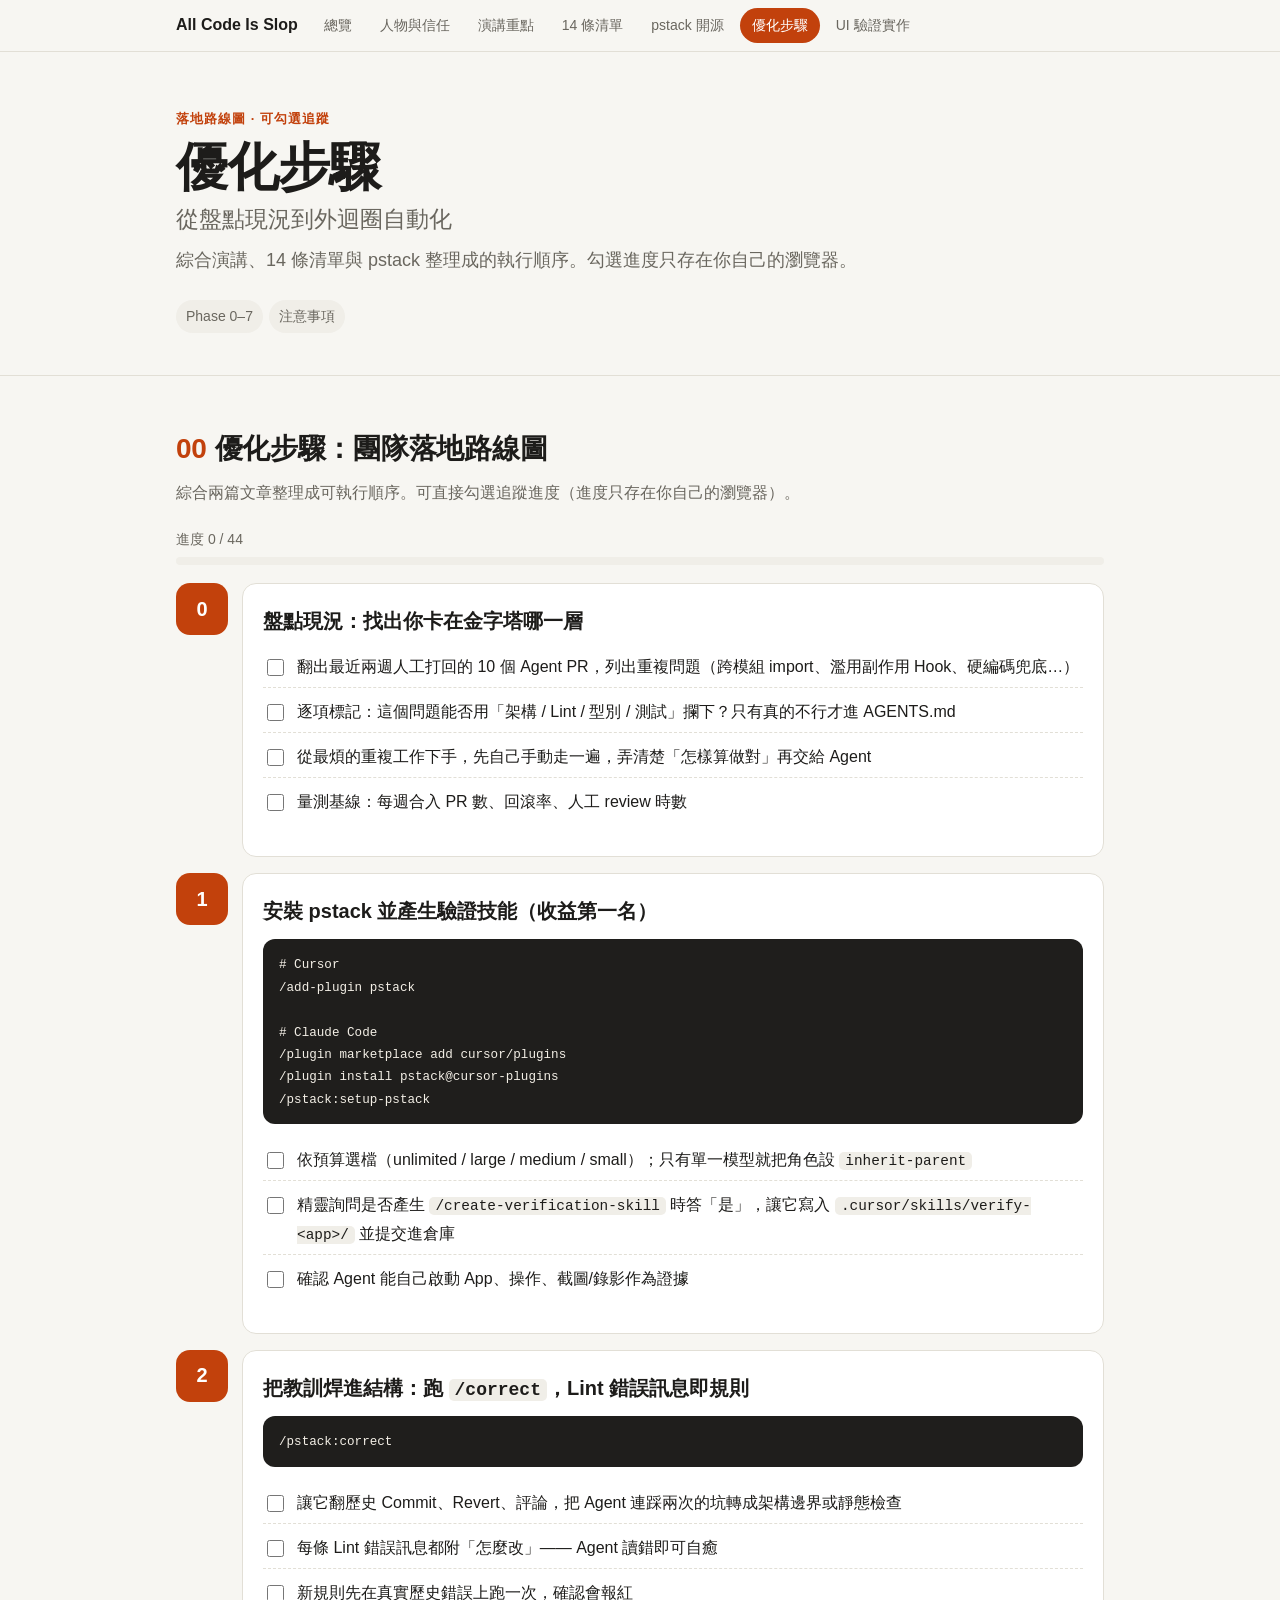
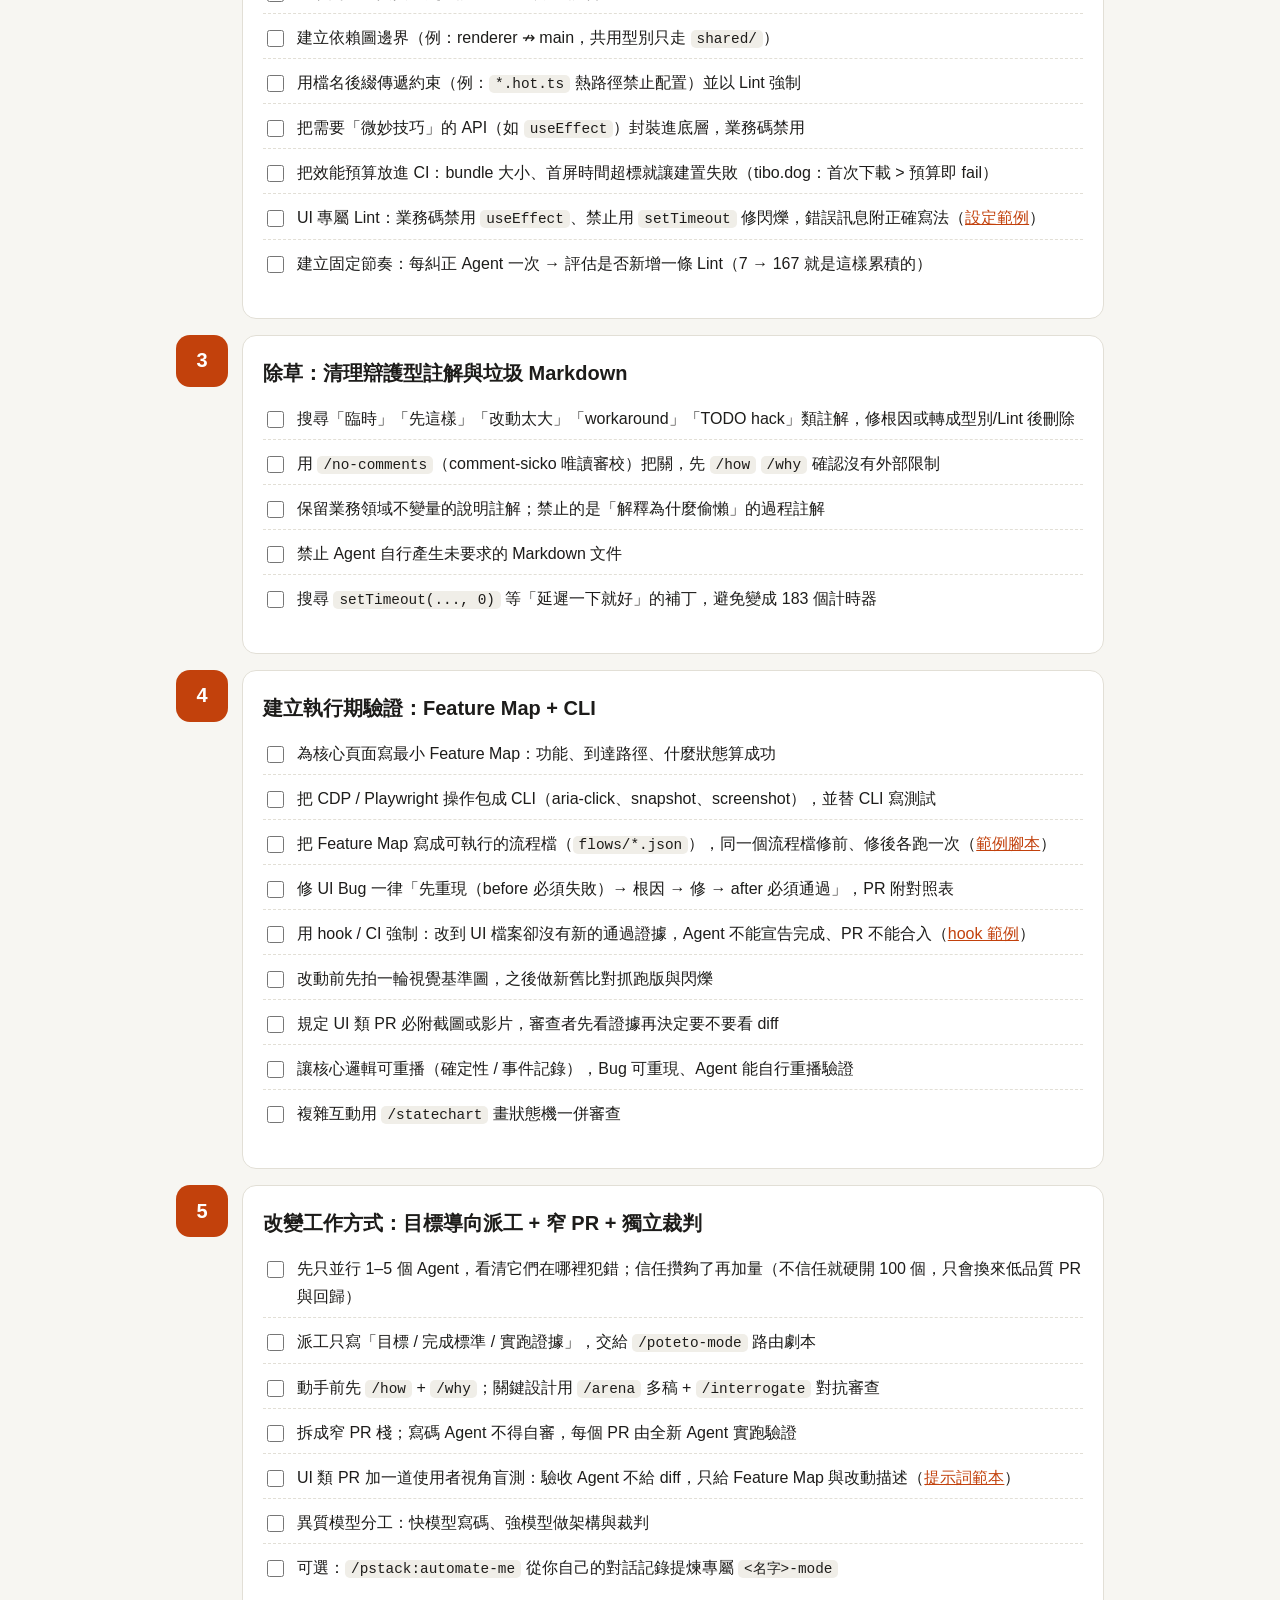
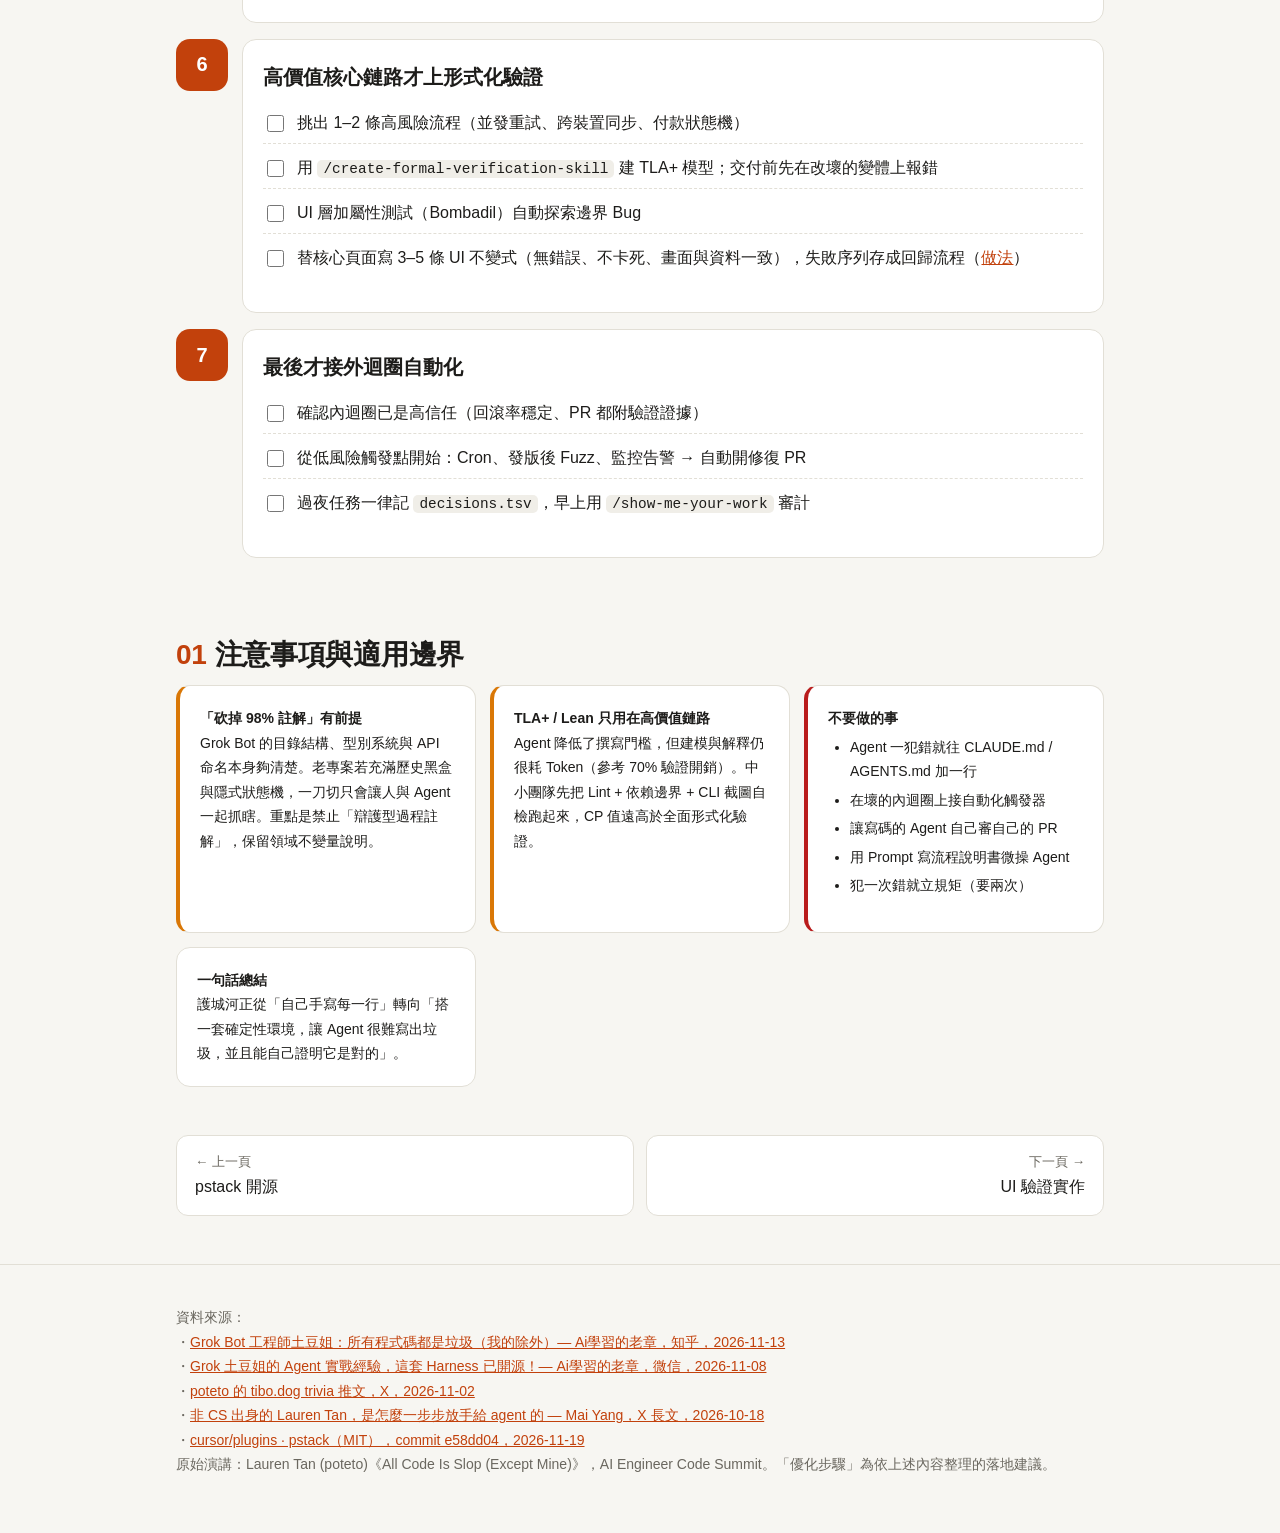
<file: docs/roadmap.html>
<!doctype html>
<html lang="zh-Hant">
<head>
<meta charset="utf-8">
<meta name="viewport" content="width=device-width, initial-scale=1">
<title>優化步驟</title>
<link rel="stylesheet" href="assets/style.css">
</head>
<body>
<div class="sitenav"><div class="wrap"><a class="brand" href="index.html">All Code Is Slop</a><a class="pg" href="index.html">總覽</a><a class="pg" href="lauren.html">人物與信任</a><a class="pg" href="talk.html">演講重點</a><a class="pg" href="tibo-14.html">14 條清單</a><a class="pg" href="pstack.html">pstack 開源</a><a class="pg on" href="roadmap.html">優化步驟</a><a class="pg" href="ui-verify.html">UI 驗證實作</a></div></div>
<header class="hero">
  <div class="wrap">
    <div class="eyebrow">落地路線圖 · 可勾選追蹤</div>
    <h1>優化步驟<small>從盤點現況到外迴圈自動化</small></h1>
    <p class="lede">綜合演講、14 條清單與 pstack 整理成的執行順序。勾選進度只存在你自己的瀏覽器。</p>
    <nav class="toc"><div class="wrap"><a href="#steps">Phase 0–7</a><a href="#caveats">注意事項</a></div></nav>
  </div>
</header>
<main class="wrap">
<section id="steps">
  <h2><span class="num">00</span>優化步驟：團隊落地路線圖</h2>
  <p class="sub">綜合兩篇文章整理成可執行順序。可直接勾選追蹤進度（進度只存在你自己的瀏覽器）。</p>
  <div class="progress" id="progress">進度 <span id="ptext">0 / 0</span><div class="pbar"><div class="pfill" id="pfill"></div></div></div>

  <div class="phase"><div class="badge">0</div><div class="card">
    <h3>盤點現況：找出你卡在金字塔哪一層</h3>
    <ul class="check">
      <li><input type="checkbox" id="c0a"><label for="c0a">翻出最近兩週人工打回的 10 個 Agent PR，列出重複問題（跨模組 import、濫用副作用 Hook、硬編碼兜底…）</label></li>
      <li><input type="checkbox" id="c0b"><label for="c0b">逐項標記：這個問題能否用「架構 / Lint / 型別 / 測試」攔下？只有真的不行才進 AGENTS.md</label></li>
      <li><input type="checkbox" id="c0d"><label for="c0d">從最煩的重複工作下手，先自己手動走一遍，弄清楚「怎樣算做對」再交給 Agent</label></li>
      <li><input type="checkbox" id="c0c"><label for="c0c">量測基線：每週合入 PR 數、回滾率、人工 review 時數</label></li>
    </ul>
  </div></div>

  <div class="phase"><div class="badge">1</div><div class="card">
    <h3>安裝 pstack 並產生驗證技能（收益第一名）</h3>
<pre><code># Cursor
/add-plugin pstack

# Claude Code
/plugin marketplace add cursor/plugins
/plugin install pstack@cursor-plugins
/pstack:setup-pstack</code></pre>
    <ul class="check">
      <li><input type="checkbox" id="c1a"><label for="c1a">依預算選檔（unlimited / large / medium / small）；只有單一模型就把角色設 <code>inherit-parent</code></label></li>
      <li><input type="checkbox" id="c1b"><label for="c1b">精靈詢問是否產生 <code>/create-verification-skill</code> 時答「是」，讓它寫入 <code>.cursor/skills/verify-&lt;app&gt;/</code> 並提交進倉庫</label></li>
      <li><input type="checkbox" id="c1c"><label for="c1c">確認 Agent 能自己啟動 App、操作、截圖/錄影作為證據</label></li>
    </ul>
  </div></div>

  <div class="phase"><div class="badge">2</div><div class="card">
    <h3>把教訓焊進結構：跑 <code>/correct</code>，Lint 錯誤訊息即規則</h3>
<pre><code>/pstack:correct</code></pre>
    <ul class="check">
      <li><input type="checkbox" id="c2a"><label for="c2a">讓它翻歷史 Commit、Revert、評論，把 Agent 連踩兩次的坑轉成架構邊界或靜態檢查</label></li>
      <li><input type="checkbox" id="c2b"><label for="c2b">每條 Lint 錯誤訊息都附「怎麼改」—— Agent 讀錯即可自癒</label></li>
      <li><input type="checkbox" id="c2c"><label for="c2c">新規則先在真實歷史錯誤上跑一次，確認會報紅</label></li>
      <li><input type="checkbox" id="c2d"><label for="c2d">建立依賴圖邊界（例：renderer ↛ main，共用型別只走 <code>shared/</code>）</label></li>
      <li><input type="checkbox" id="c2e"><label for="c2e">用檔名後綴傳遞約束（例：<code>*.hot.ts</code> 熱路徑禁止配置）並以 Lint 強制</label></li>
      <li><input type="checkbox" id="c2f"><label for="c2f">把需要「微妙技巧」的 API（如 <code>useEffect</code>）封裝進底層，業務碼禁用</label></li>
      <li><input type="checkbox" id="c2h"><label for="c2h">把效能預算放進 CI：bundle 大小、首屏時間超標就讓建置失敗（tibo.dog：首次下載 &gt; 預算即 fail）</label></li>
      <li><input type="checkbox" id="c2i"><label for="c2i">UI 專屬 Lint：業務碼禁用 <code>useEffect</code>、禁止用 <code>setTimeout</code> 修閃爍，錯誤訊息附正確寫法（<a href="ui-verify.html#lint">設定範例</a>）</label></li>
      <li><input type="checkbox" id="c2g"><label for="c2g">建立固定節奏：每糾正 Agent 一次 → 評估是否新增一條 Lint（7 → 167 就是這樣累積的）</label></li>
    </ul>
  </div></div>

  <div class="phase"><div class="badge">3</div><div class="card">
    <h3>除草：清理辯護型註解與垃圾 Markdown</h3>
    <ul class="check">
      <li><input type="checkbox" id="c3a"><label for="c3a">搜尋「臨時」「先這樣」「改動太大」「workaround」「TODO hack」類註解，修根因或轉成型別/Lint 後刪除</label></li>
      <li><input type="checkbox" id="c3b"><label for="c3b">用 <code>/no-comments</code>（comment-sicko 唯讀審校）把關，先 <code>/how</code> <code>/why</code> 確認沒有外部限制</label></li>
      <li><input type="checkbox" id="c3c"><label for="c3c">保留業務領域不變量的說明註解；禁止的是「解釋為什麼偷懶」的過程註解</label></li>
      <li><input type="checkbox" id="c3d"><label for="c3d">禁止 Agent 自行產生未要求的 Markdown 文件</label></li>
      <li><input type="checkbox" id="c3e"><label for="c3e">搜尋 <code>setTimeout(..., 0)</code> 等「延遲一下就好」的補丁，避免變成 183 個計時器</label></li>
    </ul>
  </div></div>

  <div class="phase"><div class="badge">4</div><div class="card">
    <h3>建立執行期驗證：Feature Map + CLI</h3>
    <ul class="check">
      <li><input type="checkbox" id="c4a"><label for="c4a">為核心頁面寫最小 Feature Map：功能、到達路徑、什麼狀態算成功</label></li>
      <li><input type="checkbox" id="c4b"><label for="c4b">把 CDP / Playwright 操作包成 CLI（aria-click、snapshot、screenshot），並替 CLI 寫測試</label></li>
      <li><input type="checkbox" id="c4f"><label for="c4f">把 Feature Map 寫成可執行的流程檔（<code>flows/*.json</code>），同一個流程檔修前、修後各跑一次（<a href="ui-verify.html#browser">範例腳本</a>）</label></li>
      <li><input type="checkbox" id="c4g"><label for="c4g">修 UI Bug 一律「先重現（before 必須失敗）→ 根因 → 修 → after 必須通過」，PR 附對照表</label></li>
      <li><input type="checkbox" id="c4h"><label for="c4h">用 hook / CI 強制：改到 UI 檔案卻沒有新的通過證據，Agent 不能宣告完成、PR 不能合入（<a href="ui-verify.html#browser">hook 範例</a>）</label></li>
      <li><input type="checkbox" id="c4i"><label for="c4i">改動前先拍一輪視覺基準圖，之後做新舊比對抓跑版與閃爍</label></li>
      <li><input type="checkbox" id="c4c"><label for="c4c">規定 UI 類 PR 必附截圖或影片，審查者先看證據再決定要不要看 diff</label></li>
      <li><input type="checkbox" id="c4e"><label for="c4e">讓核心邏輯可重播（確定性 / 事件記錄），Bug 可重現、Agent 能自行重播驗證</label></li>
      <li><input type="checkbox" id="c4d"><label for="c4d">複雜互動用 <code>/statechart</code> 畫狀態機一併審查</label></li>
    </ul>
  </div></div>

  <div class="phase"><div class="badge">5</div><div class="card">
    <h3>改變工作方式：目標導向派工 + 窄 PR + 獨立裁判</h3>
    <ul class="check">
      <li><input type="checkbox" id="c5f"><label for="c5f">先只並行 1–5 個 Agent，看清它們在哪裡犯錯；信任攢夠了再加量（不信任就硬開 100 個，只會換來低品質 PR 與回歸）</label></li>
      <li><input type="checkbox" id="c5a"><label for="c5a">派工只寫「目標 / 完成標準 / 實跑證據」，交給 <code>/poteto-mode</code> 路由劇本</label></li>
      <li><input type="checkbox" id="c5b"><label for="c5b">動手前先 <code>/how</code> + <code>/why</code>；關鍵設計用 <code>/arena</code> 多稿 + <code>/interrogate</code> 對抗審查</label></li>
      <li><input type="checkbox" id="c5c"><label for="c5c">拆成窄 PR 棧；寫碼 Agent 不得自審，每個 PR 由全新 Agent 實跑驗證</label></li>
      <li><input type="checkbox" id="c5g"><label for="c5g">UI 類 PR 加一道使用者視角盲測：驗收 Agent 不給 diff，只給 Feature Map 與改動描述（<a href="ui-verify.html#blind">提示詞範本</a>）</label></li>
      <li><input type="checkbox" id="c5d"><label for="c5d">異質模型分工：快模型寫碼、強模型做架構與裁判</label></li>
      <li><input type="checkbox" id="c5e"><label for="c5e">可選：<code>/pstack:automate-me</code> 從你自己的對話記錄提煉專屬 <code>&lt;名字&gt;-mode</code></label></li>
    </ul>
  </div></div>

  <div class="phase"><div class="badge">6</div><div class="card">
    <h3>高價值核心鏈路才上形式化驗證</h3>
    <ul class="check">
      <li><input type="checkbox" id="c6a"><label for="c6a">挑出 1–2 條高風險流程（並發重試、跨裝置同步、付款狀態機）</label></li>
      <li><input type="checkbox" id="c6b"><label for="c6b">用 <code>/create-formal-verification-skill</code> 建 TLA+ 模型；交付前先在改壞的變體上報錯</label></li>
      <li><input type="checkbox" id="c6c"><label for="c6c">UI 層加屬性測試（Bombadil）自動探索邊界 Bug</label></li>
      <li><input type="checkbox" id="c6d"><label for="c6d">替核心頁面寫 3–5 條 UI 不變式（無錯誤、不卡死、畫面與資料一致），失敗序列存成回歸流程（<a href="ui-verify.html#pbt">做法</a>）</label></li>
    </ul>
  </div></div>

  <div class="phase"><div class="badge">7</div><div class="card">
    <h3>最後才接外迴圈自動化</h3>
    <ul class="check">
      <li><input type="checkbox" id="c7a"><label for="c7a">確認內迴圈已是高信任（回滾率穩定、PR 都附驗證證據）</label></li>
      <li><input type="checkbox" id="c7b"><label for="c7b">從低風險觸發點開始：Cron、發版後 Fuzz、監控告警 → 自動開修復 PR</label></li>
      <li><input type="checkbox" id="c7c"><label for="c7c">過夜任務一律記 <code>decisions.tsv</code>，早上用 <code>/show-me-your-work</code> 審計</label></li>
    </ul>
  </div></div>
</section>
<section id="caveats">
  <h2><span class="num">01</span>注意事項與適用邊界</h2>
  <div class="grid g2">
    <div class="card warn small"><b>「砍掉 98% 註解」有前提</b><br>Grok Bot 的目錄結構、型別系統與 API 命名本身夠清楚。老專案若充滿歷史黑盒與隱式狀態機，一刀切只會讓人與 Agent 一起抓瞎。重點是禁止「辯護型過程註解」，保留領域不變量說明。</div>
    <div class="card warn small"><b>TLA+ / Lean 只用在高價值鏈路</b><br>Agent 降低了撰寫門檻，但建模與解釋仍很耗 Token（參考 70% 驗證開銷）。中小團隊先把 Lint + 依賴邊界 + CLI 截圖自檢跑起來，CP 值遠高於全面形式化驗證。</div>
    <div class="card dont small"><b>不要做的事</b>
      <ul>
        <li>Agent 一犯錯就往 CLAUDE.md / AGENTS.md 加一行</li>
        <li>在壞的內迴圈上接自動化觸發器</li>
        <li>讓寫碼的 Agent 自己審自己的 PR</li>
        <li>用 Prompt 寫流程說明書微操 Agent</li>
        <li>犯一次錯就立規矩（要兩次）</li>
      </ul>
    </div>
    <div class="card small"><b>一句話總結</b><br>護城河正從「自己手寫每一行」轉向「搭一套確定性環境，讓 Agent 很難寫出垃圾，並且能自己證明它是對的」。</div>
  </div>
</section>
<div class="pager"><a href="pstack.html"><small>← 上一頁</small>pstack 開源</a><a class="next" href="ui-verify.html"><small>下一頁 →</small>UI 驗證實作</a></div>
</main>
<footer><div class="wrap">資料來源：<br>
・<a href="https://zhuanlan.zhihu.com/p/2104561652888876670">Grok Bot 工程師土豆姐：所有程式碼都是垃圾（我的除外）— Ai學習的老章，知乎，2026-11-13</a><br>
・<a href="https://mp.weixin.qq.com/s/7I8p5lG4q1swF09ELF1jGw">Grok 土豆姐的 Agent 實戰經驗，這套 Harness 已開源！— Ai學習的老章，微信，2026-11-08</a><br>
・<a href="https://x.com/poteto/status/2117043478140276847">poteto 的 tibo.dog trivia 推文，X，2026-11-02</a><br>
・<a href="https://x.com/MaiYangAI/article/2111603532210299234">非 CS 出身的 Lauren Tan，是怎麼一步步放手給 agent 的 — Mai Yang，X 長文，2026-10-18</a><br>
・<a href="https://github.com/cursor/plugins/tree/main/pstack">cursor/plugins · pstack（MIT），commit e58dd04，2026-11-19</a><br>
原始演講：Lauren Tan (poteto)《All Code Is Slop (Except Mine)》，AI Engineer Code Summit。「優化步驟」為依上述內容整理的落地建議。</div></footer>
<script src="assets/app.js"></script>
</body>
</html>
</file>
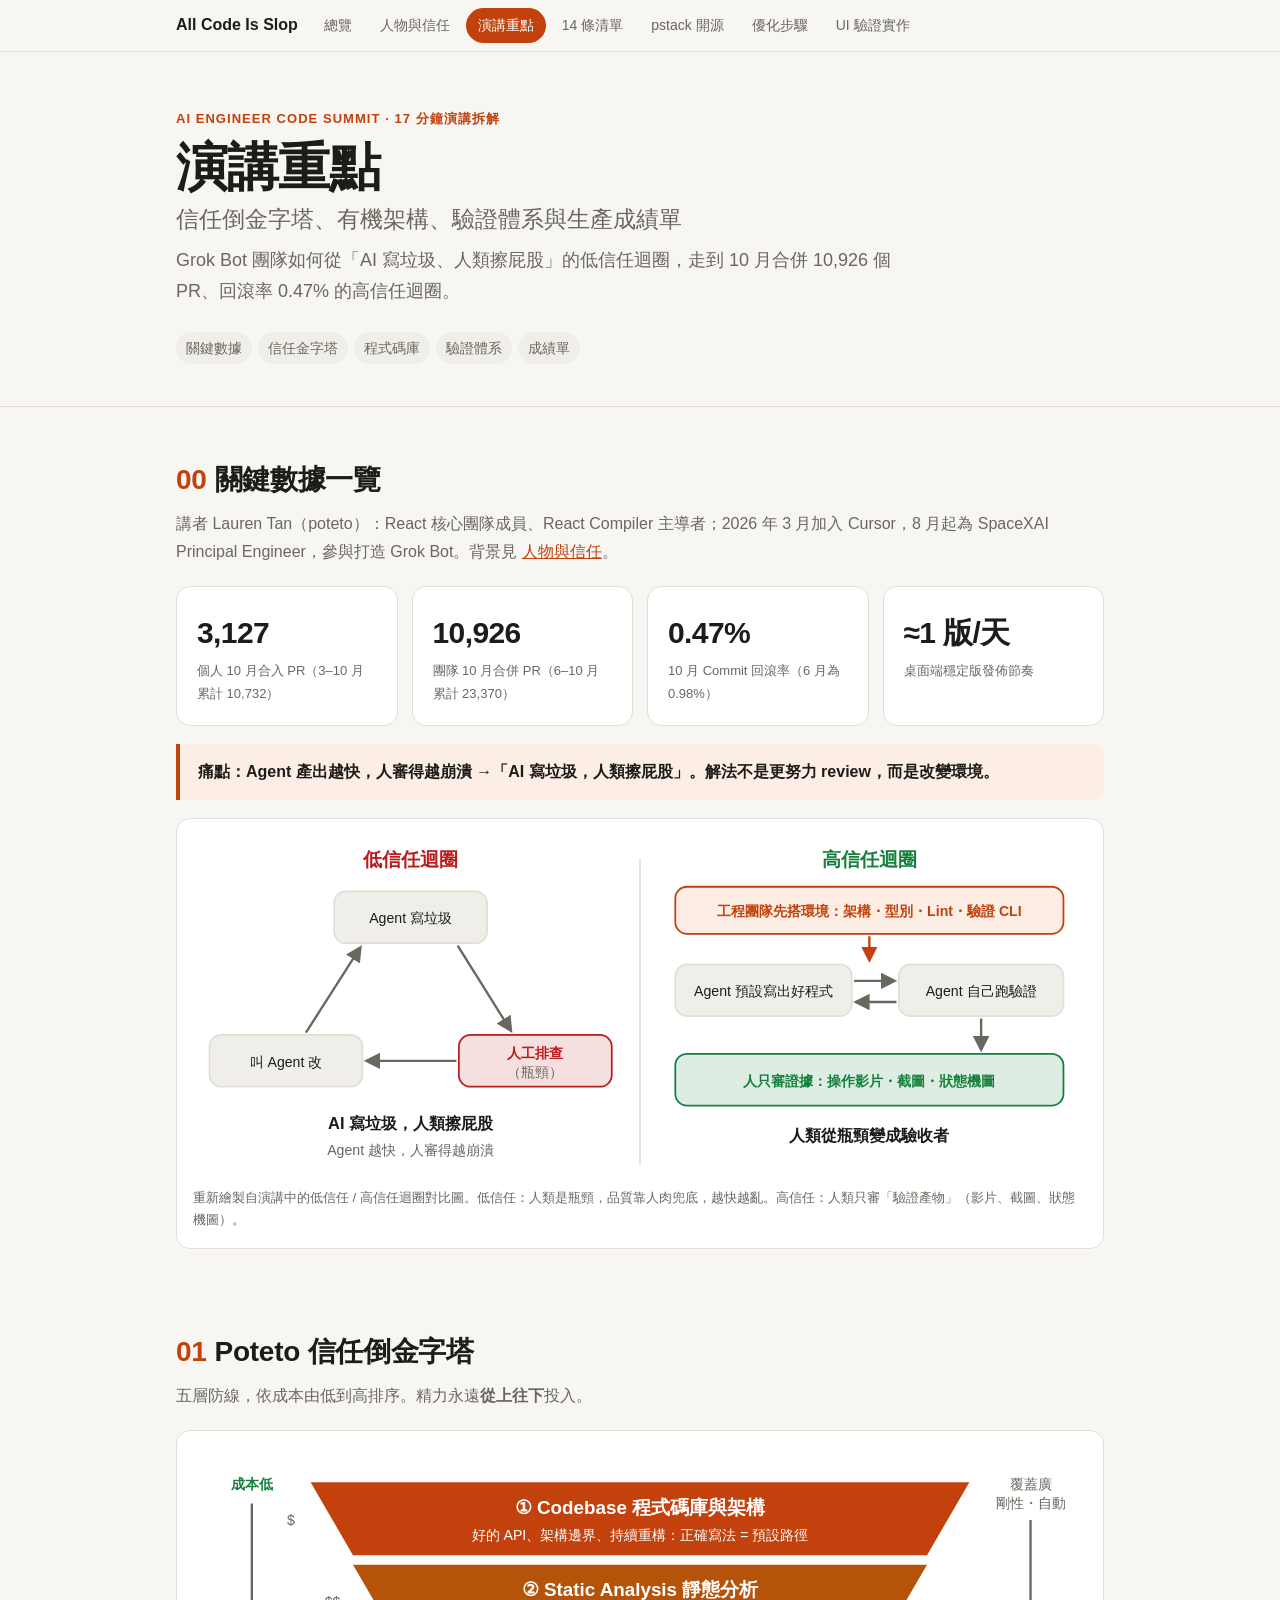
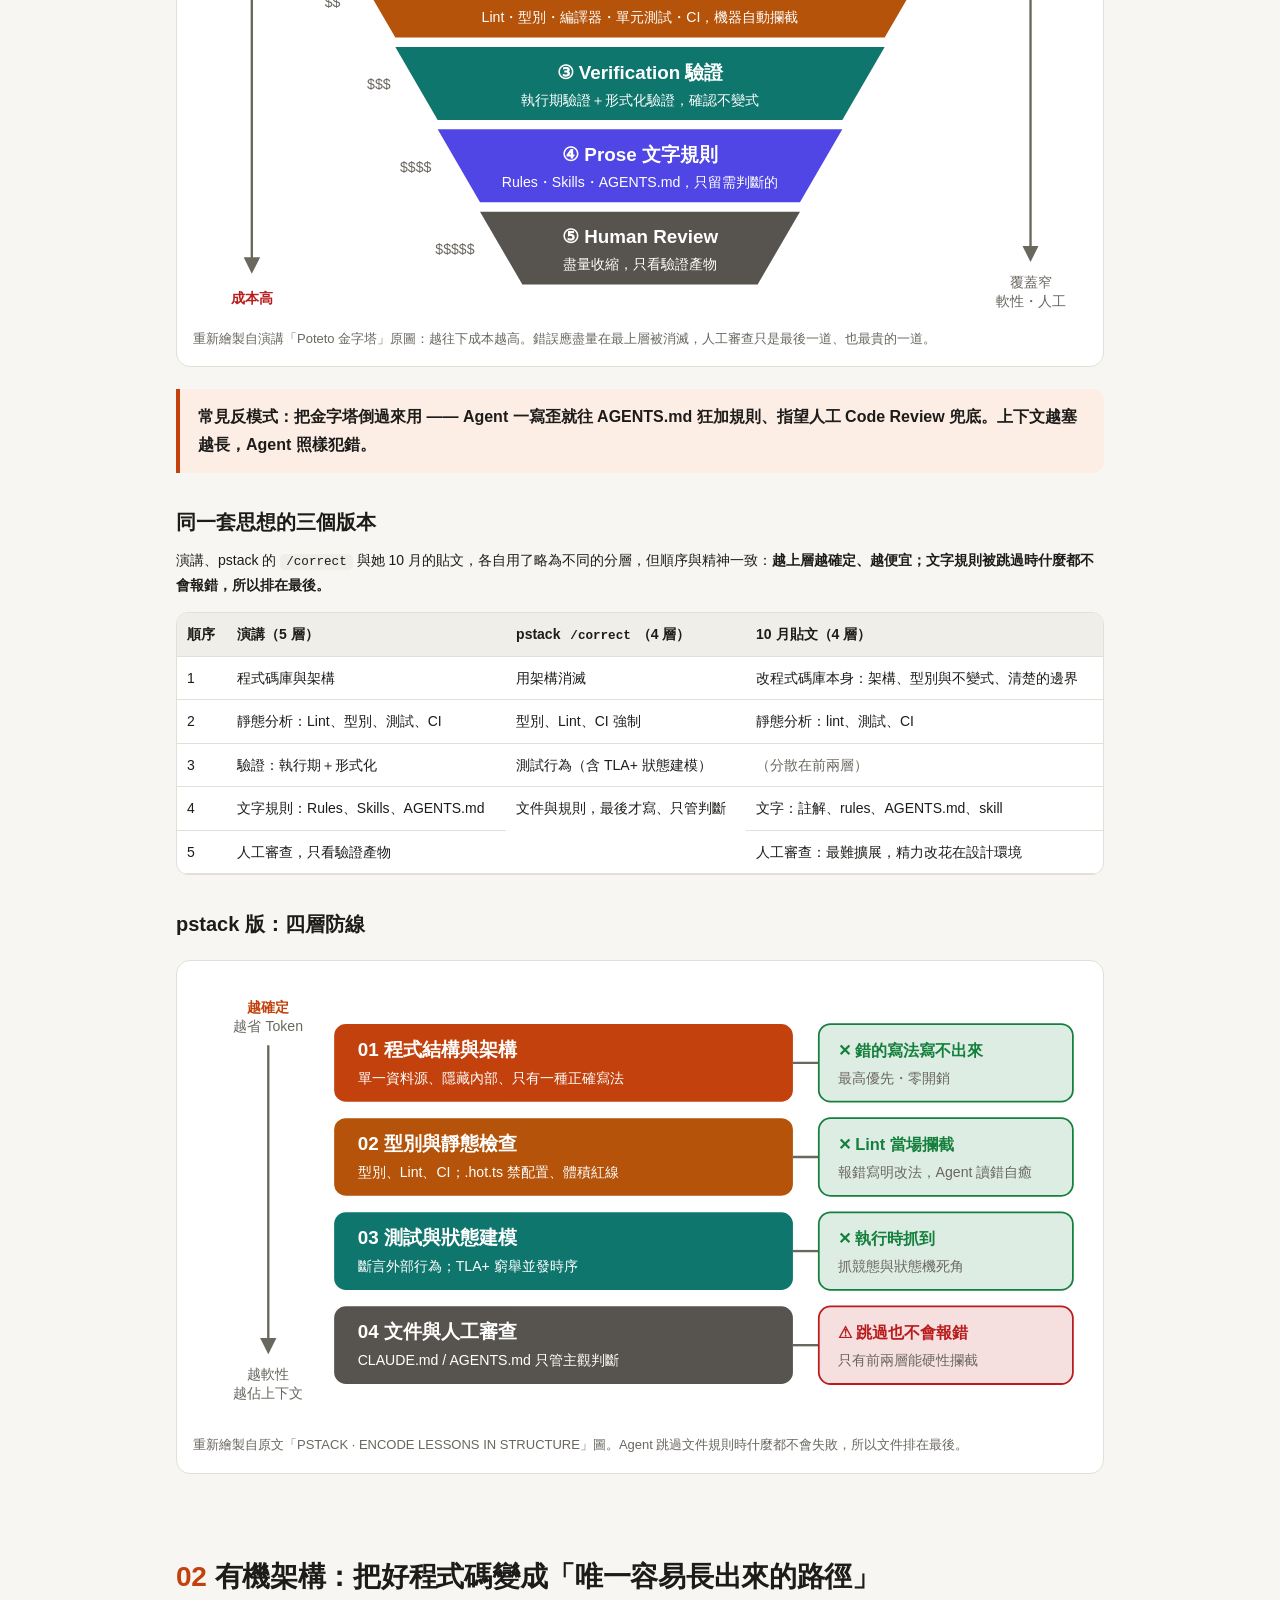
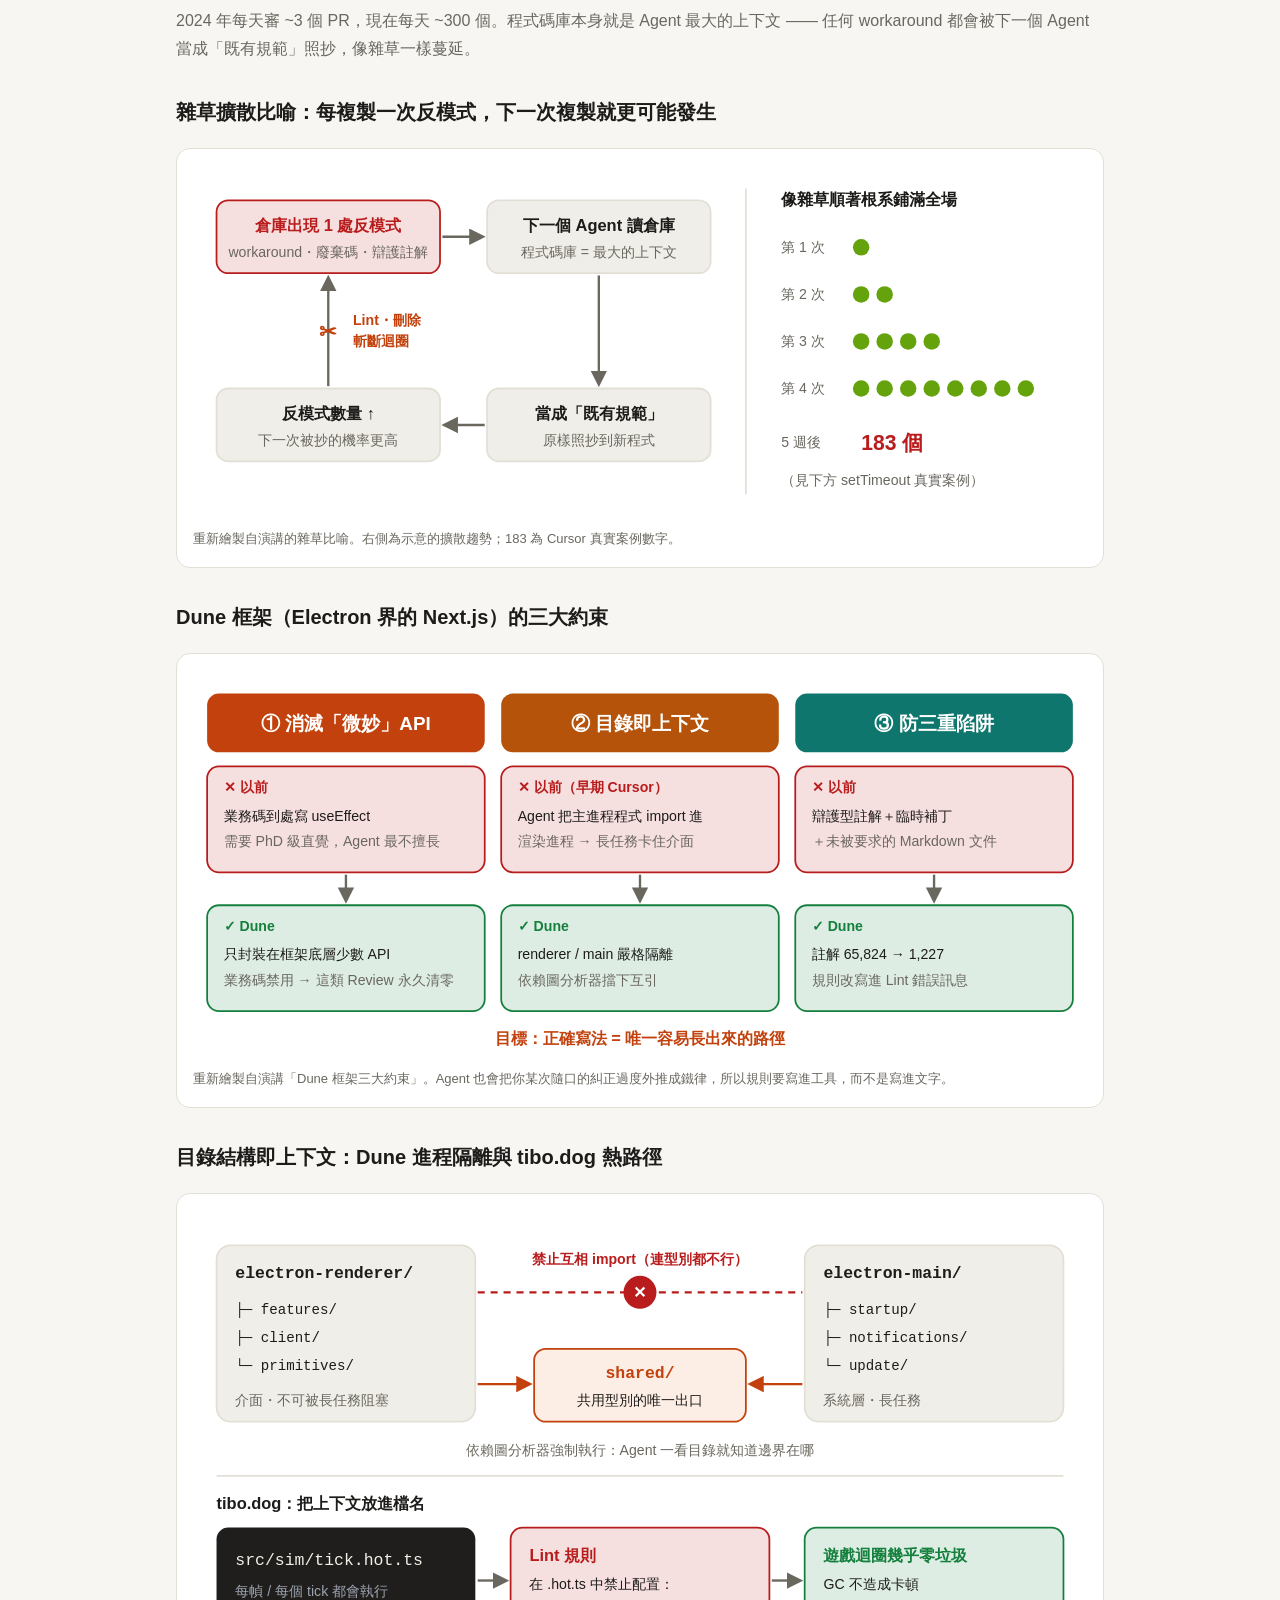
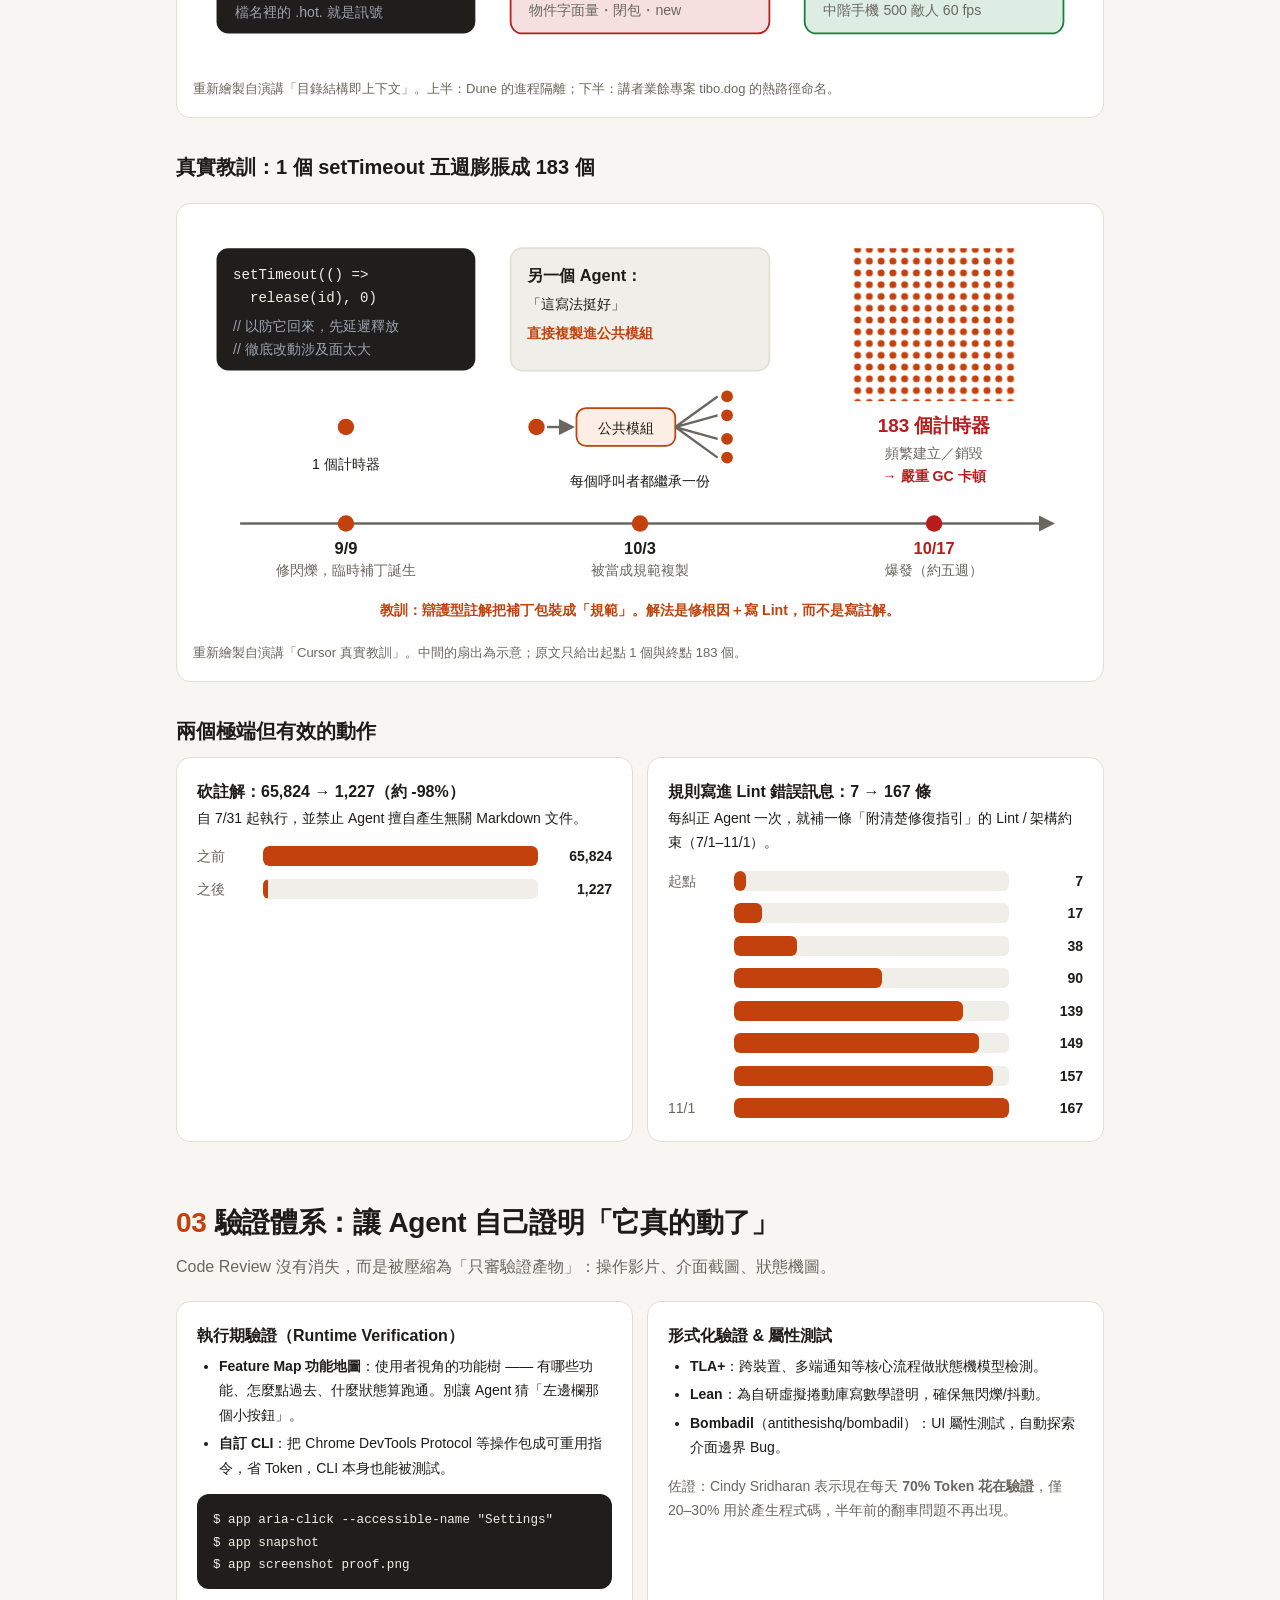
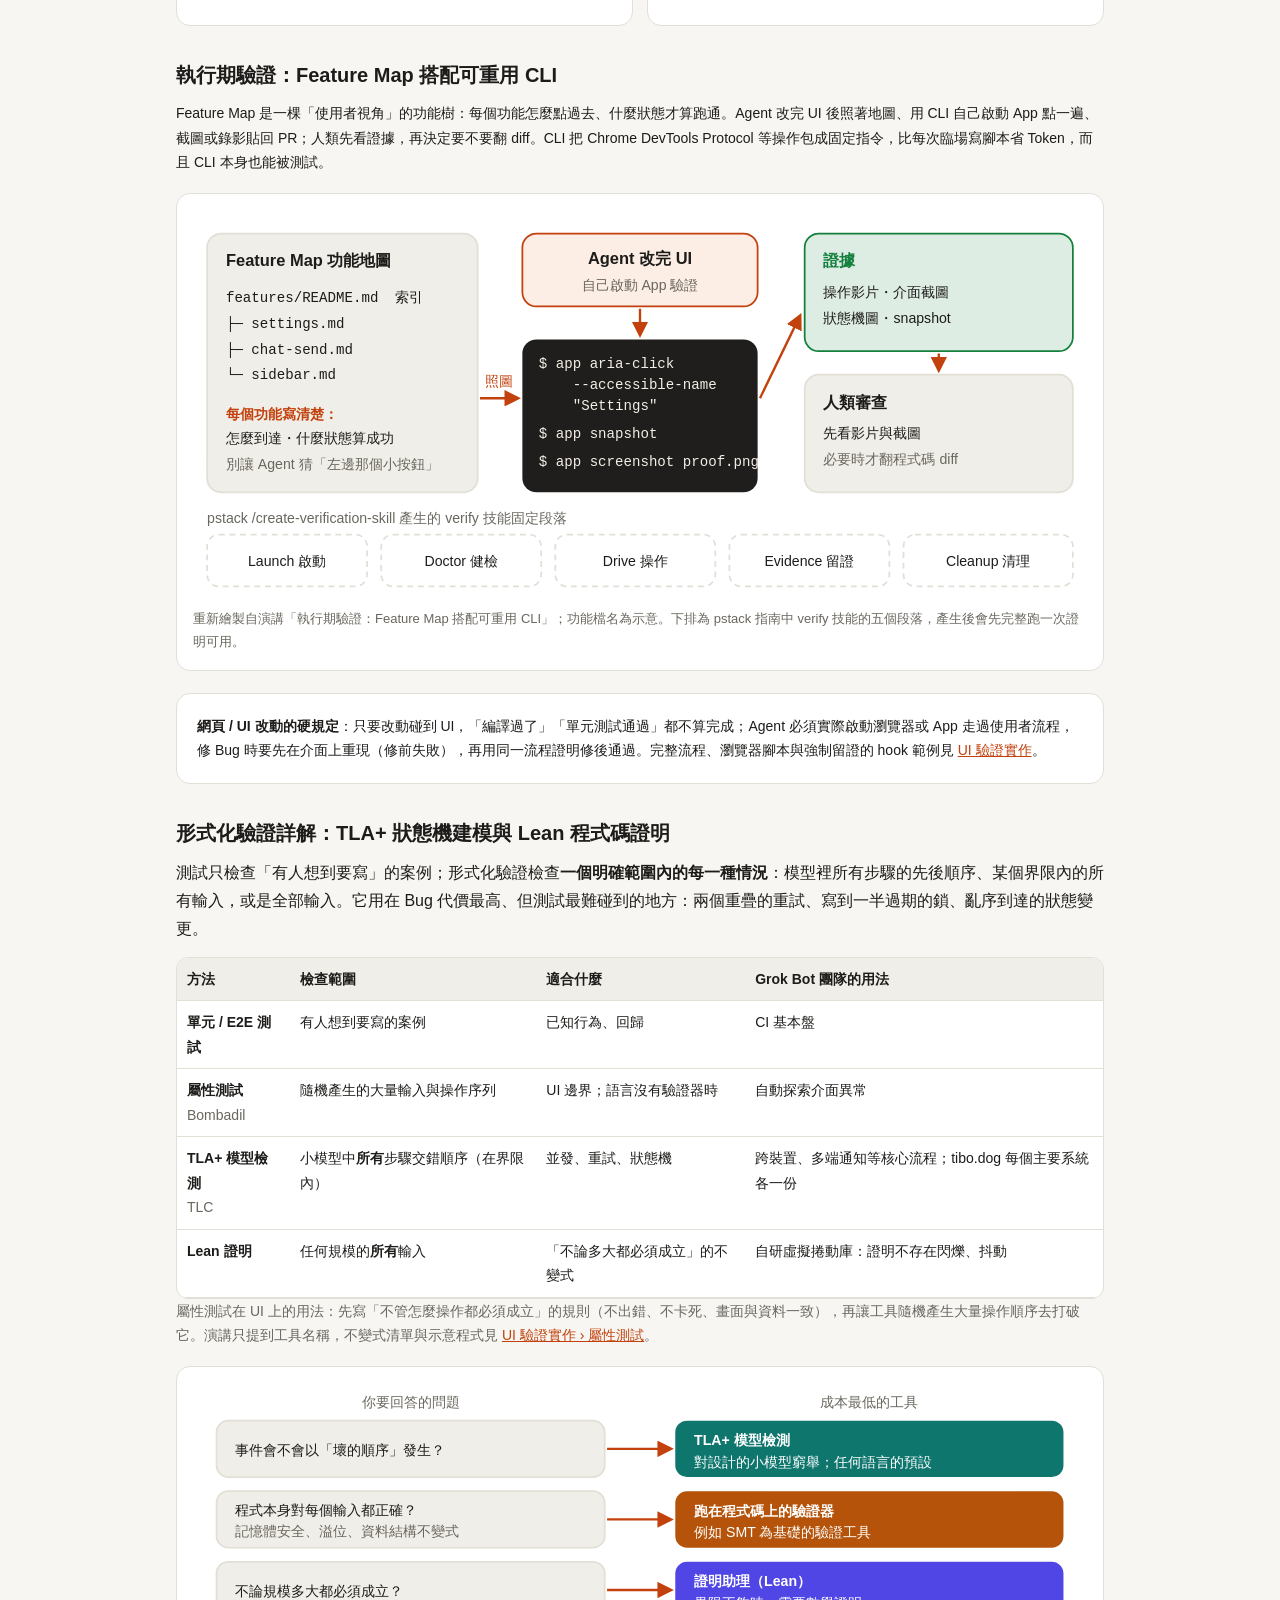
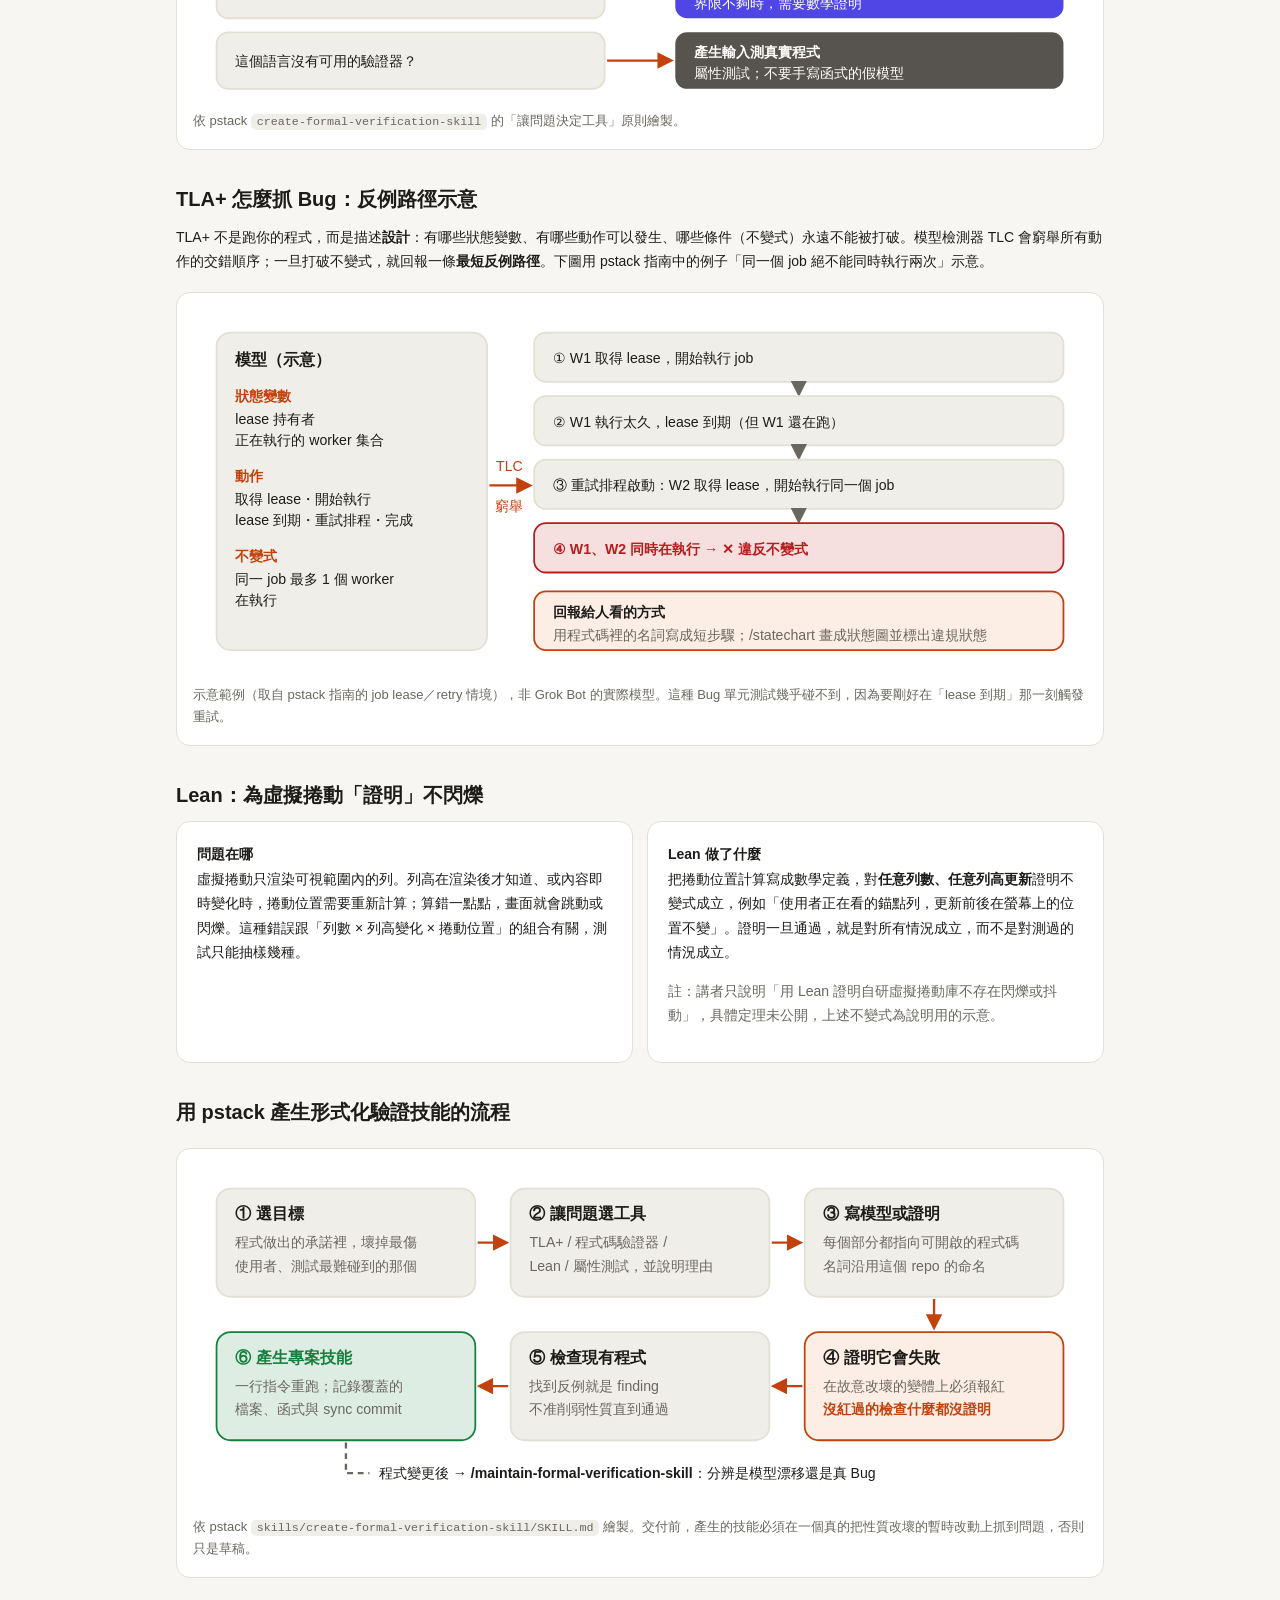
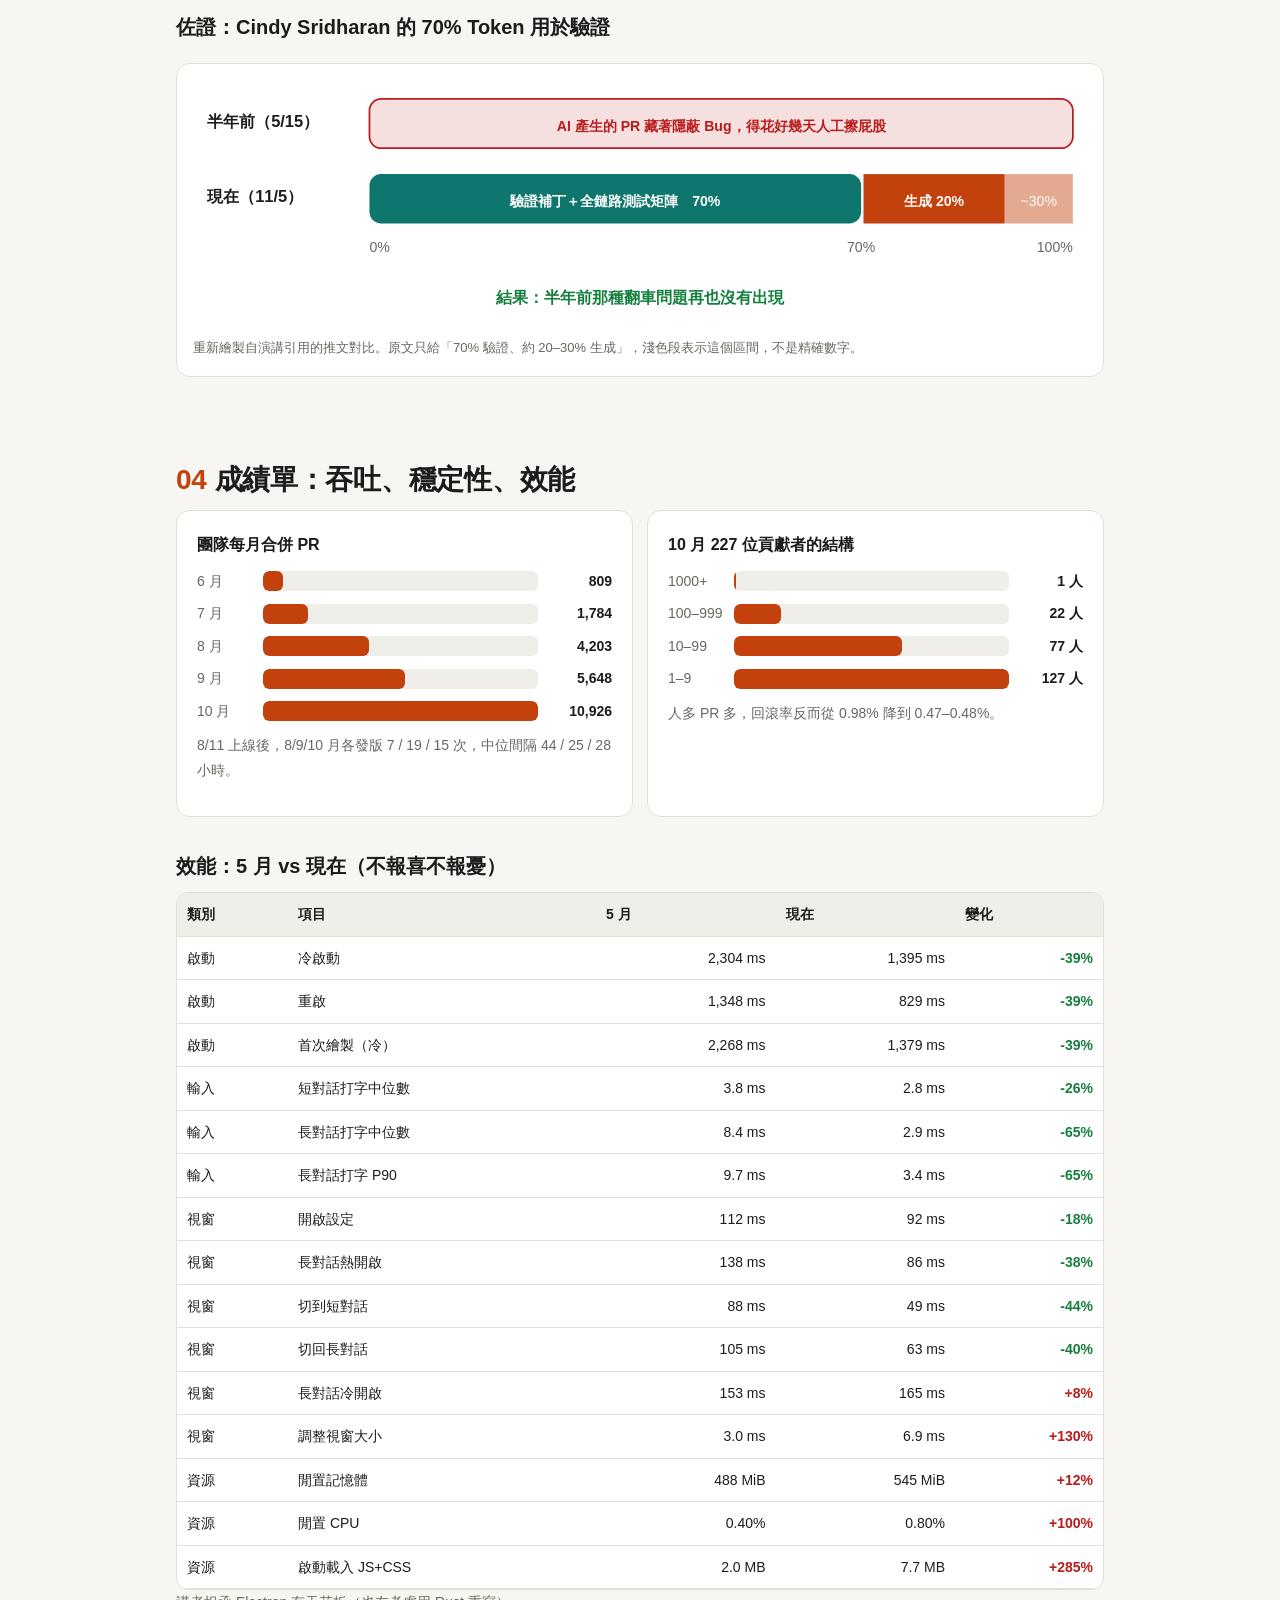
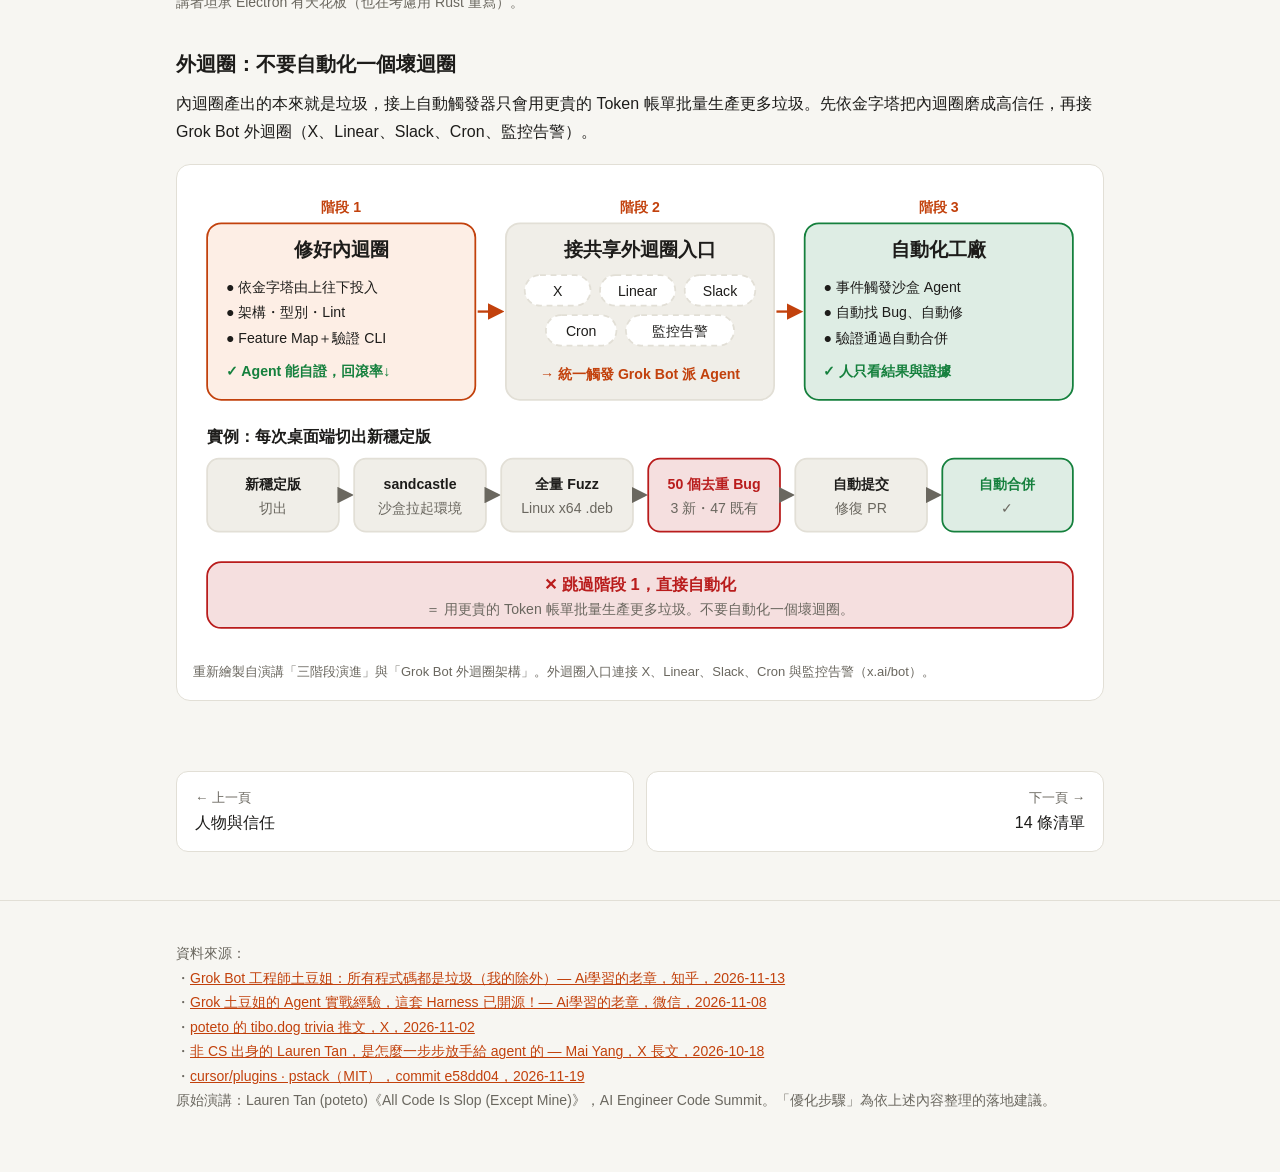
<file: docs/talk.html>
<!doctype html>
<html lang="zh-Hant">
<head>
<meta charset="utf-8">
<meta name="viewport" content="width=device-width, initial-scale=1">
<title>演講重點</title>
<link rel="stylesheet" href="assets/style.css">
</head>
<body>
<div class="sitenav"><div class="wrap"><a class="brand" href="index.html">All Code Is Slop</a><a class="pg" href="index.html">總覽</a><a class="pg" href="lauren.html">人物與信任</a><a class="pg on" href="talk.html">演講重點</a><a class="pg" href="tibo-14.html">14 條清單</a><a class="pg" href="pstack.html">pstack 開源</a><a class="pg" href="roadmap.html">優化步驟</a><a class="pg" href="ui-verify.html">UI 驗證實作</a></div></div>
<header class="hero">
  <div class="wrap">
    <div class="eyebrow">AI Engineer Code Summit · 17 分鐘演講拆解</div>
    <h1>演講重點<small>信任倒金字塔、有機架構、驗證體系與生產成績單</small></h1>
    <p class="lede">Grok Bot 團隊如何從「AI 寫垃圾、人類擦屁股」的低信任迴圈，走到 10 月合併 10,926 個 PR、回滾率 0.47% 的高信任迴圈。</p>
    <nav class="toc"><div class="wrap"><a href="#numbers">關鍵數據</a><a href="#pyramid">信任金字塔</a><a href="#codebase">程式碼庫</a><a href="#verify">驗證體系</a><a href="#results">成績單</a></div></nav>
  </div>
</header>
<main class="wrap">
<section id="numbers">
  <h2><span class="num">00</span>關鍵數據一覽</h2>
  <p class="sub">講者 Lauren Tan（poteto）：React 核心團隊成員、React Compiler 主導者；2026 年 3 月加入 Cursor，8 月起為 SpaceXAI Principal Engineer，參與打造 Grok Bot。背景見 <a href="lauren.html">人物與信任</a>。</p>
  <div class="grid g4">
    <div class="card stat"><div class="v">3,127</div><div class="k">個人 10 月合入 PR（3–10 月累計 10,732）</div></div>
    <div class="card stat"><div class="v">10,926</div><div class="k">團隊 10 月合併 PR（6–10 月累計 23,370）</div></div>
    <div class="card stat"><div class="v">0.47%</div><div class="k">10 月 Commit 回滾率（6 月為 0.98%）</div></div>
    <div class="card stat"><div class="v">≈1 版/天</div><div class="k">桌面端穩定版發佈節奏</div></div>
  </div>
  <div class="quote">痛點：Agent 產出越快，人審得越崩潰 →「AI 寫垃圾，人類擦屁股」。解法不是更努力 review，而是改變環境。</div>

  <figure class="fig">
    <svg viewBox="0 0 760 290" role="img" aria-label="低信任迴圈與高信任迴圈對比">
      <defs><marker id="m5" viewBox="0 0 10 10" refX="8" refY="5" markerWidth="7" markerHeight="7" orient="auto-start-reverse"><path d="M0,0L10,5L0,10z" class="ah"/></marker>
        <marker id="m5a" viewBox="0 0 10 10" refX="8" refY="5" markerWidth="7" markerHeight="7" orient="auto-start-reverse"><path d="M0,0L10,5L0,10z" class="ah-acc"/></marker></defs>
      <text x="185" y="26" text-anchor="middle" class="t-l bad">低信任迴圈</text>
      <rect x="120" y="48" width="130" height="44" rx="10" class="box"/><text x="185" y="75" text-anchor="middle" class="t-s">Agent 寫垃圾</text>
      <rect x="226" y="170" width="130" height="44" rx="10" class="box-bad"/><text x="291" y="190" text-anchor="middle" class="t-s bad" font-weight="700">人工排查</text><text x="291" y="206" text-anchor="middle" class="t-s mut">（瓶頸）</text>
      <rect x="14" y="170" width="130" height="44" rx="10" class="box"/><text x="79" y="197" text-anchor="middle" class="t-s">叫 Agent 改</text>
      <line x1="225" y1="94" x2="270" y2="166" class="ln" marker-end="url(#m5)"/>
      <line x1="224" y1="192" x2="148" y2="192" class="ln" marker-end="url(#m5)"/>
      <line x1="96" y1="168" x2="142" y2="96" class="ln" marker-end="url(#m5)"/>
      <text x="185" y="250" text-anchor="middle" class="t-m" font-weight="700">AI 寫垃圾，人類擦屁股</text>
      <text x="185" y="272" text-anchor="middle" class="t-s mut">Agent 越快，人審得越崩潰</text>

      <line x1="380" y1="20" x2="380" y2="280" stroke="var(--border)" stroke-width="1.5"/>

      <text x="575" y="26" text-anchor="middle" class="t-l good">高信任迴圈</text>
      <rect x="410" y="44" width="330" height="40" rx="10" class="box-acc"/>
      <text x="575" y="69" text-anchor="middle" class="t-s acc" font-weight="700">工程團隊先搭環境：架構・型別・Lint・驗證 CLI</text>
      <line x1="575" y1="86" x2="575" y2="106" class="ln-acc" marker-end="url(#m5a)"/>
      <rect x="410" y="110" width="150" height="44" rx="10" class="box"/><text x="485" y="137" text-anchor="middle" class="t-s">Agent 預設寫出好程式</text>
      <rect x="600" y="110" width="140" height="44" rx="10" class="box"/><text x="670" y="137" text-anchor="middle" class="t-s">Agent 自己跑驗證</text>
      <path d="M562,124 L596,124" class="ln" marker-end="url(#m5)"/>
      <path d="M598,142 L564,142" class="ln" marker-end="url(#m5)"/>
      <line x1="670" y1="156" x2="670" y2="182" class="ln" marker-end="url(#m5)"/>
      <rect x="410" y="186" width="330" height="44" rx="10" class="box-good"/>
      <text x="575" y="213" text-anchor="middle" class="t-s good" font-weight="700">人只審證據：操作影片・截圖・狀態機圖</text>
      <text x="575" y="260" text-anchor="middle" class="t-m" font-weight="700">人類從瓶頸變成驗收者</text>
    </svg>
    <figcaption>重新繪製自演講中的低信任 / 高信任迴圈對比圖。低信任：人類是瓶頸，品質靠人肉兜底，越快越亂。高信任：人類只審「驗證產物」（影片、截圖、狀態機圖）。</figcaption>
  </figure>
</section>
<section id="pyramid">
  <h2><span class="num">01</span>Poteto 信任倒金字塔</h2>
  <p class="sub">五層防線，依成本由低到高排序。精力永遠<b>從上往下</b>投入。</p>
  <figure class="fig">
    <svg viewBox="0 0 760 400" role="img" aria-label="Poteto 倒金字塔：程式碼庫、靜態分析、驗證、文字規則、人工審查，越往下成本越高">
      <defs><marker id="p1" viewBox="0 0 10 10" refX="8" refY="5" markerWidth="7" markerHeight="7" orient="auto-start-reverse"><path d="M0,0L10,5L0,10z" class="ah"/></marker></defs>
      <text x="50" y="36" text-anchor="middle" class="t-s good" font-weight="700">成本低</text>
      <line x1="50" y1="48" x2="50" y2="360" class="ln" marker-end="url(#p1)"/>
      <text x="50" y="388" text-anchor="middle" class="t-s bad" font-weight="700">成本高</text>
      <text x="80" y="66" class="t-s mut">$</text><text x="112" y="136" class="t-s mut">$$</text><text x="148" y="206" class="t-s mut">$$$</text><text x="176" y="276" class="t-s mut">$$$$</text><text x="206" y="346" class="t-s mut">$$$$$</text>

      <polygon points="100,30 660,30 624,92 136,92" class="f-b1"/>
      <text x="380" y="57" text-anchor="middle" class="t-l on">① Codebase 程式碼庫與架構</text>
      <text x="380" y="79" text-anchor="middle" class="t-s on">好的 API、架構邊界、持續重構：正確寫法 = 預設路徑</text>
      <polygon points="136,100 624,100 588,162 172,162" class="f-b2"/>
      <text x="380" y="127" text-anchor="middle" class="t-l on">② Static Analysis 靜態分析</text>
      <text x="380" y="149" text-anchor="middle" class="t-s on">Lint・型別・編譯器・單元測試・CI，機器自動攔截</text>
      <polygon points="172,170 588,170 552,232 208,232" class="f-b3"/>
      <text x="380" y="197" text-anchor="middle" class="t-l on">③ Verification 驗證</text>
      <text x="380" y="219" text-anchor="middle" class="t-s on">執行期驗證＋形式化驗證，確認不變式</text>
      <polygon points="208,240 552,240 516,302 244,302" class="f-b5"/>
      <text x="380" y="267" text-anchor="middle" class="t-l on">④ Prose 文字規則</text>
      <text x="380" y="289" text-anchor="middle" class="t-s on">Rules・Skills・AGENTS.md，只留需判斷的</text>
      <polygon points="244,310 516,310 480,372 280,372" class="f-b4"/>
      <text x="380" y="337" text-anchor="middle" class="t-l on">⑤ Human Review</text>
      <text x="380" y="359" text-anchor="middle" class="t-s on">盡量收縮，只看驗證產物</text>

      <text x="712" y="36" text-anchor="middle" class="t-s mut">覆蓋廣</text>
      <text x="712" y="52" text-anchor="middle" class="t-s mut">剛性・自動</text>
      <line x1="712" y1="62" x2="712" y2="350" class="ln" marker-end="url(#p1)"/>
      <text x="712" y="374" text-anchor="middle" class="t-s mut">覆蓋窄</text>
      <text x="712" y="390" text-anchor="middle" class="t-s mut">軟性・人工</text>
    </svg>
    <figcaption>重新繪製自演講「Poteto 金字塔」原圖：越往下成本越高。錯誤應盡量在最上層被消滅，人工審查只是最後一道、也最貴的一道。</figcaption>
  </figure>
  <div class="quote">常見反模式：把金字塔倒過來用 —— Agent 一寫歪就往 AGENTS.md 狂加規則、指望人工 Code Review 兜底。上下文越塞越長，Agent 照樣犯錯。</div>

  <h3>同一套思想的三個版本</h3>
  <p class="small">演講、pstack 的 <code>/correct</code> 與她 10 月的貼文，各自用了略為不同的分層，但順序與精神一致：<b>越上層越確定、越便宜；文字規則被跳過時什麼都不會報錯，所以排在最後。</b></p>
  <div class="tscroll">
  <table class="tbl">
    <thead><tr><th>順序</th><th>演講（5 層）</th><th>pstack <code>/correct</code>（4 層）</th><th>10 月貼文（4 層）</th></tr></thead>
    <tbody>
      <tr><td>1</td><td>程式碼庫與架構</td><td>用架構消滅</td><td>改程式碼庫本身：架構、型別與不變式、清楚的邊界</td></tr>
      <tr><td>2</td><td>靜態分析：Lint、型別、測試、CI</td><td>型別、Lint、CI 強制</td><td>靜態分析：lint、測試、CI</td></tr>
      <tr><td>3</td><td>驗證：執行期＋形式化</td><td>測試行為（含 TLA+ 狀態建模）</td><td class="muted">（分散在前兩層）</td></tr>
      <tr><td>4</td><td>文字規則：Rules、Skills、AGENTS.md</td><td rowspan="2">文件與規則，最後才寫、只管判斷</td><td>文字：註解、rules、AGENTS.md、skill</td></tr>
      <tr><td>5</td><td>人工審查，只看驗證產物</td><td>人工審查：最難擴展，精力改花在設計環境</td></tr>
    </tbody>
  </table>
  </div>
  <h3>pstack 版：四層防線</h3>
  <figure class="fig">
    <svg viewBox="0 0 760 380" role="img" aria-label="四層防線：程式結構與架構、型別與靜態檢查、測試與狀態建模、文件與人工審查，越上層越確定越省 Token">
      <defs><marker id="m1" viewBox="0 0 10 10" refX="8" refY="5" markerWidth="7" markerHeight="7" orient="auto-start-reverse"><path d="M0,0L10,5L0,10z" class="ah"/></marker></defs>
      <text x="64" y="30" text-anchor="middle" class="t-s acc" font-weight="700">越確定</text>
      <text x="64" y="46" text-anchor="middle" class="t-s mut">越省 Token</text>
      <line x1="64" y1="58" x2="64" y2="318" class="ln" marker-end="url(#m1)"/>
      <text x="64" y="342" text-anchor="middle" class="t-s mut">越軟性</text>
      <text x="64" y="358" text-anchor="middle" class="t-s mut">越佔上下文</text>

      <rect x="120" y="40" width="390" height="66" rx="10" class="f-b1"/>
      <text x="140" y="67" class="t-l on">01 程式結構與架構</text>
      <text x="140" y="90" class="t-s on">單一資料源、隱藏內部、只有一種正確寫法</text>
      <rect x="120" y="120" width="390" height="66" rx="10" class="f-b2"/>
      <text x="140" y="147" class="t-l on">02 型別與靜態檢查</text>
      <text x="140" y="170" class="t-s on">型別、Lint、CI；.hot.ts 禁配置、體積紅線</text>
      <rect x="120" y="200" width="390" height="66" rx="10" class="f-b3"/>
      <text x="140" y="227" class="t-l on">03 測試與狀態建模</text>
      <text x="140" y="250" class="t-s on">斷言外部行為；TLA+ 窮舉並發時序</text>
      <rect x="120" y="280" width="390" height="66" rx="10" class="f-b4"/>
      <text x="140" y="307" class="t-l on">04 文件與人工審查</text>
      <text x="140" y="330" class="t-s on">CLAUDE.md / AGENTS.md 只管主觀判斷</text>

      <line x1="510" y1="73" x2="532" y2="73" class="ln"/><line x1="510" y1="153" x2="532" y2="153" class="ln"/>
      <line x1="510" y1="233" x2="532" y2="233" class="ln"/><line x1="510" y1="313" x2="532" y2="313" class="ln"/>
      <rect x="532" y="40" width="216" height="66" rx="10" class="box-good"/>
      <text x="548" y="67" class="t-m good" font-weight="700">✕ 錯的寫法寫不出來</text>
      <text x="548" y="90" class="t-s mut">最高優先・零開銷</text>
      <rect x="532" y="120" width="216" height="66" rx="10" class="box-good"/>
      <text x="548" y="147" class="t-m good" font-weight="700">✕ Lint 當場攔截</text>
      <text x="548" y="170" class="t-s mut">報錯寫明改法，Agent 讀錯自癒</text>
      <rect x="532" y="200" width="216" height="66" rx="10" class="box-good"/>
      <text x="548" y="227" class="t-m good" font-weight="700">✕ 執行時抓到</text>
      <text x="548" y="250" class="t-s mut">抓競態與狀態機死角</text>
      <rect x="532" y="280" width="216" height="66" rx="10" class="box-bad"/>
      <text x="548" y="307" class="t-m bad" font-weight="700">⚠ 跳過也不會報錯</text>
      <text x="548" y="330" class="t-s mut">只有前兩層能硬性攔截</text>
    </svg>
    <figcaption>重新繪製自原文「PSTACK · ENCODE LESSONS IN STRUCTURE」圖。Agent 跳過文件規則時什麼都不會失敗，所以文件排在最後。</figcaption>
  </figure>
</section>
<section id="codebase">
  <h2><span class="num">02</span>有機架構：把好程式碼變成「唯一容易長出來的路徑」</h2>
  <p class="sub">2024 年每天審 ~3 個 PR，現在每天 ~300 個。程式碼庫本身就是 Agent 最大的上下文 —— 任何 workaround 都會被下一個 Agent 當成「既有規範」照抄，像雜草一樣蔓延。</p>

  <h3>雜草擴散比喻：每複製一次反模式，下一次複製就更可能發生</h3>
  <figure class="fig">
    <svg viewBox="0 0 760 300" role="img" aria-label="雜草擴散迴圈：反模式被 Agent 當成上下文照抄，數量越多被抄機率越高；Lint 與刪除可以斬斷迴圈">
      <defs><marker id="p2" viewBox="0 0 10 10" refX="8" refY="5" markerWidth="7" markerHeight="7" orient="auto-start-reverse"><path d="M0,0L10,5L0,10z" class="ah"/></marker></defs>
      <rect x="20" y="30" width="190" height="62" rx="10" class="box-bad"/>
      <text x="115" y="56" text-anchor="middle" class="t-m bad" font-weight="700">倉庫出現 1 處反模式</text>
      <text x="115" y="78" text-anchor="middle" class="t-s mut">workaround・廢棄碼・辯護註解</text>
      <rect x="250" y="30" width="190" height="62" rx="10" class="box"/>
      <text x="345" y="56" text-anchor="middle" class="t-m" font-weight="700">下一個 Agent 讀倉庫</text>
      <text x="345" y="78" text-anchor="middle" class="t-s mut">程式碼庫 = 最大的上下文</text>
      <rect x="250" y="190" width="190" height="62" rx="10" class="box"/>
      <text x="345" y="216" text-anchor="middle" class="t-m" font-weight="700">當成「既有規範」</text>
      <text x="345" y="238" text-anchor="middle" class="t-s mut">原樣照抄到新程式</text>
      <rect x="20" y="190" width="190" height="62" rx="10" class="box"/>
      <text x="115" y="216" text-anchor="middle" class="t-m" font-weight="700">反模式數量 ↑</text>
      <text x="115" y="238" text-anchor="middle" class="t-s mut">下一次被抄的機率更高</text>
      <line x1="212" y1="61" x2="246" y2="61" class="ln" marker-end="url(#p2)"/>
      <line x1="345" y1="94" x2="345" y2="186" class="ln" marker-end="url(#p2)"/>
      <line x1="248" y1="221" x2="214" y2="221" class="ln" marker-end="url(#p2)"/>
      <line x1="115" y1="188" x2="115" y2="96" class="ln" marker-end="url(#p2)"/>
      <text x="115" y="148" text-anchor="middle" class="t-xl acc">✂</text>
      <text x="136" y="136" class="t-s acc" font-weight="700">Lint・刪除</text>
      <text x="136" y="154" class="t-s acc" font-weight="700">斬斷迴圈</text>

      <line x1="470" y1="20" x2="470" y2="280" stroke="var(--border)" stroke-width="1.5"/>
      <text x="500" y="34" class="t-m" font-weight="700">像雜草順著根系鋪滿全場</text>
      <text x="500" y="74" class="t-s mut">第 1 次</text>
      <circle cx="568" cy="70" r="7" class="f-weed"/>
      <text x="500" y="114" class="t-s mut">第 2 次</text>
      <circle cx="568" cy="110" r="7" class="f-weed"/><circle cx="588" cy="110" r="7" class="f-weed"/>
      <text x="500" y="154" class="t-s mut">第 3 次</text>
      <circle cx="568" cy="150" r="7" class="f-weed"/><circle cx="588" cy="150" r="7" class="f-weed"/><circle cx="608" cy="150" r="7" class="f-weed"/><circle cx="628" cy="150" r="7" class="f-weed"/>
      <text x="500" y="194" class="t-s mut">第 4 次</text>
      <circle cx="568" cy="190" r="7" class="f-weed"/><circle cx="588" cy="190" r="7" class="f-weed"/><circle cx="608" cy="190" r="7" class="f-weed"/><circle cx="628" cy="190" r="7" class="f-weed"/>
      <circle cx="648" cy="190" r="7" class="f-weed"/><circle cx="668" cy="190" r="7" class="f-weed"/><circle cx="688" cy="190" r="7" class="f-weed"/><circle cx="708" cy="190" r="7" class="f-weed"/>
      <text x="500" y="240" class="t-s mut">5 週後</text>
      <text x="568" y="242" class="t-xl bad">183 個</text>
      <text x="500" y="272" class="t-s mut">（見下方 setTimeout 真實案例）</text>
    </svg>
    <figcaption>重新繪製自演講的雜草比喻。右側為示意的擴散趨勢；183 為 Cursor 真實案例數字。</figcaption>
  </figure>

  <h3>Dune 框架（Electron 界的 Next.js）的三大約束</h3>
  <figure class="fig">
    <svg viewBox="0 0 760 330" role="img" aria-label="Dune 框架三大約束：消滅微妙 API、目錄即上下文、防三重陷阱，各自的以前與之後">
      <defs><marker id="p3" viewBox="0 0 10 10" refX="8" refY="5" markerWidth="7" markerHeight="7" orient="auto-start-reverse"><path d="M0,0L10,5L0,10z" class="ah"/></marker></defs>
      <rect x="12" y="20" width="236" height="50" rx="10" class="f-b1"/><text x="130" y="51" text-anchor="middle" class="t-l on">① 消滅「微妙」API</text>
      <rect x="262" y="20" width="236" height="50" rx="10" class="f-b2"/><text x="380" y="51" text-anchor="middle" class="t-l on">② 目錄即上下文</text>
      <rect x="512" y="20" width="236" height="50" rx="10" class="f-b3"/><text x="630" y="51" text-anchor="middle" class="t-l on">③ 防三重陷阱</text>

      <rect x="12" y="82" width="236" height="90" rx="10" class="box-bad"/>
      <text x="26" y="104" class="t-s bad" font-weight="700">✕ 以前</text>
      <text x="26" y="128" class="t-s">業務碼到處寫 useEffect</text>
      <text x="26" y="150" class="t-s mut">需要 PhD 級直覺，Agent 最不擅長</text>
      <rect x="262" y="82" width="236" height="90" rx="10" class="box-bad"/>
      <text x="276" y="104" class="t-s bad" font-weight="700">✕ 以前（早期 Cursor）</text>
      <text x="276" y="128" class="t-s">Agent 把主進程程式 import 進</text>
      <text x="276" y="150" class="t-s mut">渲染進程 → 長任務卡住介面</text>
      <rect x="512" y="82" width="236" height="90" rx="10" class="box-bad"/>
      <text x="526" y="104" class="t-s bad" font-weight="700">✕ 以前</text>
      <text x="526" y="128" class="t-s">辯護型註解＋臨時補丁</text>
      <text x="526" y="150" class="t-s mut">＋未被要求的 Markdown 文件</text>

      <line x1="130" y1="174" x2="130" y2="196" class="ln" marker-end="url(#p3)"/>
      <line x1="380" y1="174" x2="380" y2="196" class="ln" marker-end="url(#p3)"/>
      <line x1="630" y1="174" x2="630" y2="196" class="ln" marker-end="url(#p3)"/>

      <rect x="12" y="200" width="236" height="90" rx="10" class="box-good"/>
      <text x="26" y="222" class="t-s good" font-weight="700">✓ Dune</text>
      <text x="26" y="246" class="t-s">只封裝在框架底層少數 API</text>
      <text x="26" y="268" class="t-s mut">業務碼禁用 → 這類 Review 永久清零</text>
      <rect x="262" y="200" width="236" height="90" rx="10" class="box-good"/>
      <text x="276" y="222" class="t-s good" font-weight="700">✓ Dune</text>
      <text x="276" y="246" class="t-s">renderer / main 嚴格隔離</text>
      <text x="276" y="268" class="t-s mut">依賴圖分析器擋下互引</text>
      <rect x="512" y="200" width="236" height="90" rx="10" class="box-good"/>
      <text x="526" y="222" class="t-s good" font-weight="700">✓ Dune</text>
      <text x="526" y="246" class="t-s">註解 65,824 → 1,227</text>
      <text x="526" y="268" class="t-s mut">規則改寫進 Lint 錯誤訊息</text>
      <text x="380" y="318" text-anchor="middle" class="t-m acc" font-weight="700">目標：正確寫法 = 唯一容易長出來的路徑</text>
    </svg>
    <figcaption>重新繪製自演講「Dune 框架三大約束」。Agent 也會把你某次隨口的糾正過度外推成鐵律，所以規則要寫進工具，而不是寫進文字。</figcaption>
  </figure>

  <h3>目錄結構即上下文：Dune 進程隔離與 tibo.dog 熱路徑</h3>
  <figure class="fig">
    <svg viewBox="0 0 760 390" role="img" aria-label="目錄結構即上下文：electron-renderer 與 electron-main 禁止互引，共用型別只能經過 shared；tibo.dog 的 .hot.ts 檔名搭配 Lint 禁止記憶體配置">
      <defs><marker id="p4" viewBox="0 0 10 10" refX="8" refY="5" markerWidth="7" markerHeight="7" orient="auto-start-reverse"><path d="M0,0L10,5L0,10z" class="ah-acc"/></marker>
        <marker id="p4m" viewBox="0 0 10 10" refX="8" refY="5" markerWidth="7" markerHeight="7" orient="auto-start-reverse"><path d="M0,0L10,5L0,10z" class="ah"/></marker></defs>
      <rect x="20" y="30" width="220" height="150" rx="12" class="box"/>
      <text x="36" y="58" class="t-m mono" font-weight="700">electron-renderer/</text>
      <text x="36" y="88" class="t-s mono">├─ features/</text>
      <text x="36" y="112" class="t-s mono">├─ client/</text>
      <text x="36" y="136" class="t-s mono">└─ primitives/</text>
      <text x="36" y="166" class="t-s mut">介面・不可被長任務阻塞</text>
      <rect x="520" y="30" width="220" height="150" rx="12" class="box"/>
      <text x="536" y="58" class="t-m mono" font-weight="700">electron-main/</text>
      <text x="536" y="88" class="t-s mono">├─ startup/</text>
      <text x="536" y="112" class="t-s mono">├─ notifications/</text>
      <text x="536" y="136" class="t-s mono">└─ update/</text>
      <text x="536" y="166" class="t-s mut">系統層・長任務</text>
      <line x1="242" y1="70" x2="518" y2="70" class="ln-dash"/>
      <circle cx="380" cy="70" r="14" class="f-fail"/><text x="380" y="75" text-anchor="middle" class="t-m on" font-weight="800">✕</text>
      <text x="380" y="46" text-anchor="middle" class="t-s bad" font-weight="700">禁止互相 import（連型別都不行）</text>
      <rect x="290" y="118" width="180" height="62" rx="10" class="box-acc"/>
      <text x="380" y="143" text-anchor="middle" class="t-m mono acc" font-weight="700">shared/</text>
      <text x="380" y="166" text-anchor="middle" class="t-s">共用型別的唯一出口</text>
      <line x1="242" y1="148" x2="286" y2="148" class="ln-acc" marker-end="url(#p4)"/>
      <line x1="518" y1="148" x2="474" y2="148" class="ln-acc" marker-end="url(#p4)"/>
      <text x="380" y="208" text-anchor="middle" class="t-s mut">依賴圖分析器強制執行：Agent 一看目錄就知道邊界在哪</text>
      <line x1="20" y1="226" x2="740" y2="226" stroke="var(--border)" stroke-width="1.5"/>

      <text x="20" y="254" class="t-m" font-weight="700">tibo.dog：把上下文放進檔名</text>
      <rect x="20" y="270" width="220" height="90" rx="10" class="codebg"/>
      <text x="36" y="302" class="t-m code">src/sim/tick.hot.ts</text>
      <text x="36" y="328" class="t-s codec">每幀 / 每個 tick 都會執行</text>
      <text x="36" y="346" class="t-s codec">檔名裡的 .hot. 就是訊號</text>
      <line x1="242" y1="315" x2="266" y2="315" class="ln" marker-end="url(#p4m)"/>
      <rect x="270" y="270" width="220" height="90" rx="10" class="box-bad"/>
      <text x="286" y="298" class="t-m bad" font-weight="700">Lint 規則</text>
      <text x="286" y="322" class="t-s">在 .hot.ts 中禁止配置：</text>
      <text x="286" y="344" class="t-s mut">物件字面量・閉包・new</text>
      <line x1="492" y1="315" x2="516" y2="315" class="ln" marker-end="url(#p4m)"/>
      <rect x="520" y="270" width="220" height="90" rx="10" class="box-good"/>
      <text x="536" y="298" class="t-m good" font-weight="700">遊戲迴圈幾乎零垃圾</text>
      <text x="536" y="322" class="t-s">GC 不造成卡頓</text>
      <text x="536" y="344" class="t-s mut">中階手機 500 敵人 60 fps</text>
    </svg>
    <figcaption>重新繪製自演講「目錄結構即上下文」。上半：Dune 的進程隔離；下半：講者業餘專案 tibo.dog 的熱路徑命名。</figcaption>
  </figure>

  <h3>真實教訓：1 個 setTimeout 五週膨脹成 183 個</h3>
  <figure class="fig">
    <svg viewBox="0 0 760 350" role="img" aria-label="一個臨時 setTimeout 在五週內膨脹成 183 個計時器，最後造成 GC 卡頓">
      <defs><marker id="p5" viewBox="0 0 10 10" refX="8" refY="5" markerWidth="7" markerHeight="7" orient="auto-start-reverse"><path d="M0,0L10,5L0,10z" class="ah"/></marker>
        <pattern id="p5dots" width="10" height="10" patternUnits="userSpaceOnUse"><circle cx="5" cy="5" r="3" class="f-dot"/></pattern></defs>
      <rect x="20" y="24" width="220" height="104" rx="10" class="codebg"/>
      <text x="34" y="50" class="t-s code">setTimeout(() =&gt;</text>
      <text x="34" y="70" class="t-s code">  release(id), 0)</text>
      <text x="34" y="94" class="t-s codec">// 以防它回來，先延遲釋放</text>
      <text x="34" y="114" class="t-s codec">// 徹底改動涉及面太大</text>
      <circle cx="130" cy="176" r="7" class="f-dot"/>
      <text x="130" y="212" text-anchor="middle" class="t-s">1 個計時器</text>

      <rect x="270" y="24" width="220" height="104" rx="10" class="box"/>
      <text x="284" y="52" class="t-m" font-weight="700">另一個 Agent：</text>
      <text x="284" y="76" class="t-s">「這寫法挺好」</text>
      <text x="284" y="100" class="t-s acc" font-weight="700">直接複製進公共模組</text>
      <circle cx="292" cy="176" r="7" class="f-dot"/>
      <line x1="301" y1="176" x2="322" y2="176" class="ln" marker-end="url(#p5)"/>
      <rect x="326" y="160" width="84" height="32" rx="8" class="box-acc"/><text x="368" y="181" text-anchor="middle" class="t-s">公共模組</text>
      <path d="M410,176 L446,150 M410,176 L446,166 M410,176 L446,186 M410,176 L446,202" class="ln"/>
      <circle cx="454" cy="150" r="5" class="f-dot"/><circle cx="454" cy="166" r="5" class="f-dot"/><circle cx="454" cy="186" r="5" class="f-dot"/><circle cx="454" cy="202" r="5" class="f-dot"/>
      <text x="380" y="226" text-anchor="middle" class="t-s">每個呼叫者都繼承一份</text>

      <rect x="560" y="24" width="140" height="130" fill="url(#p5dots)"/>
      <text x="630" y="180" text-anchor="middle" class="t-l bad">183 個計時器</text>
      <text x="630" y="202" text-anchor="middle" class="t-s mut">頻繁建立／銷毀</text>
      <text x="630" y="222" text-anchor="middle" class="t-s bad" font-weight="700">→ 嚴重 GC 卡頓</text>

      <line x1="40" y1="258" x2="730" y2="258" class="ln" marker-end="url(#p5)"/>
      <circle cx="130" cy="258" r="7" class="f-acc"/><circle cx="380" cy="258" r="7" class="f-acc"/><circle cx="630" cy="258" r="7" class="f-fail"/>
      <text x="130" y="284" text-anchor="middle" class="t-m" font-weight="700">9/9</text>
      <text x="130" y="302" text-anchor="middle" class="t-s mut">修閃爍，臨時補丁誕生</text>
      <text x="380" y="284" text-anchor="middle" class="t-m" font-weight="700">10/3</text>
      <text x="380" y="302" text-anchor="middle" class="t-s mut">被當成規範複製</text>
      <text x="630" y="284" text-anchor="middle" class="t-m bad" font-weight="700">10/17</text>
      <text x="630" y="302" text-anchor="middle" class="t-s mut">爆發（約五週）</text>
      <text x="380" y="336" text-anchor="middle" class="t-s acc" font-weight="700">教訓：辯護型註解把補丁包裝成「規範」。解法是修根因＋寫 Lint，而不是寫註解。</text>
    </svg>
    <figcaption>重新繪製自演講「Cursor 真實教訓」。中間的扇出為示意；原文只給出起點 1 個與終點 183 個。</figcaption>
  </figure>

  <h3>兩個極端但有效的動作</h3>
  <div class="grid g2">
    <div class="card">
      <b>砍註解：65,824 → 1,227（約 -98%）</b>
      <p class="small">自 7/31 起執行，並禁止 Agent 擅自產生無關 Markdown 文件。</p>
      <div class="bars">
        <div class="bar"><span class="lab">之前</span><div class="track"><div class="fill" style="width:100%"></div></div><span class="val">65,824</span></div>
        <div class="bar"><span class="lab">之後</span><div class="track"><div class="fill" style="width:1.9%"></div></div><span class="val">1,227</span></div>
      </div>
    </div>
    <div class="card">
      <b>規則寫進 Lint 錯誤訊息：7 → 167 條</b>
      <p class="small">每糾正 Agent 一次，就補一條「附清楚修復指引」的 Lint / 架構約束（7/1–11/1）。</p>
      <div class="bars" id="lintbars"></div>
    </div>
  </div>
</section>
<section id="verify">
  <h2><span class="num">03</span>驗證體系：讓 Agent 自己證明「它真的動了」</h2>
  <p class="sub">Code Review 沒有消失，而是被壓縮為「只審驗證產物」：操作影片、介面截圖、狀態機圖。</p>
  <div class="grid g2">
    <div class="card">
      <b>執行期驗證（Runtime Verification）</b>
      <ul class="small">
        <li><b>Feature Map 功能地圖</b>：使用者視角的功能樹 —— 有哪些功能、怎麼點過去、什麼狀態算跑通。別讓 Agent 猜「左邊欄那個小按鈕」。</li>
        <li><b>自訂 CLI</b>：把 Chrome DevTools Protocol 等操作包成可重用指令，省 Token，CLI 本身也能被測試。</li>
      </ul>
<pre><code>$ app aria-click --accessible-name "Settings"
$ app snapshot
$ app screenshot proof.png</code></pre>
    </div>
    <div class="card">
      <b>形式化驗證 &amp; 屬性測試</b>
      <ul class="small">
        <li><b>TLA+</b>：跨裝置、多端通知等核心流程做狀態機模型檢測。</li>
        <li><b>Lean</b>：為自研虛擬捲動庫寫數學證明，確保無閃爍/抖動。</li>
        <li><b>Bombadil</b>（antithesishq/bombadil）：UI 屬性測試，自動探索介面邊界 Bug。</li>
      </ul>
      <p class="small muted">佐證：Cindy Sridharan 表示現在每天 <b>70% Token 花在驗證</b>，僅 20–30% 用於產生程式碼，半年前的翻車問題不再出現。</p>
    </div>
  </div>

  <h3>執行期驗證：Feature Map 搭配可重用 CLI</h3>
  <p class="small">Feature Map 是一棵「使用者視角」的功能樹：每個功能怎麼點過去、什麼狀態才算跑通。Agent 改完 UI 後照著地圖、用 CLI 自己啟動 App 點一遍、截圖或錄影貼回 PR；人類先看證據，再決定要不要翻 diff。CLI 把 Chrome DevTools Protocol 等操作包成固定指令，比每次臨場寫腳本省 Token，而且 CLI 本身也能被測試。</p>
  <figure class="fig">
    <svg viewBox="0 0 760 330" role="img" aria-label="執行期驗證流程：Feature Map 告訴 Agent 怎麼到達與何謂成功，Agent 用 CLI 操作 App 並留下證據，人類先審證據">
      <defs><marker id="q1" viewBox="0 0 10 10" refX="8" refY="5" markerWidth="7" markerHeight="7" orient="auto-start-reverse"><path d="M0,0L10,5L0,10z" class="ah-acc"/></marker></defs>
      <rect x="12" y="20" width="230" height="220" rx="12" class="box"/>
      <text x="28" y="48" class="t-m" font-weight="700">Feature Map 功能地圖</text>
      <text x="28" y="78" class="t-s mono">features/README.md  索引</text>
      <text x="28" y="100" class="t-s mono">├─ settings.md</text>
      <text x="28" y="122" class="t-s mono">├─ chat-send.md</text>
      <text x="28" y="144" class="t-s mono">└─ sidebar.md</text>
      <text x="28" y="178" class="t-s acc" font-weight="700">每個功能寫清楚：</text>
      <text x="28" y="198" class="t-s">怎麼到達・什麼狀態算成功</text>
      <text x="28" y="220" class="t-s mut">別讓 Agent 猜「左邊那個小按鈕」</text>

      <rect x="280" y="20" width="200" height="62" rx="12" class="box-acc"/>
      <text x="380" y="46" text-anchor="middle" class="t-m" font-weight="700">Agent 改完 UI</text>
      <text x="380" y="68" text-anchor="middle" class="t-s mut">自己啟動 App 驗證</text>
      <line x1="380" y1="84" x2="380" y2="106" class="ln-acc" marker-end="url(#q1)"/>
      <line x1="244" y1="160" x2="276" y2="160" class="ln-acc" marker-end="url(#q1)"/>
      <text x="260" y="150" text-anchor="middle" class="t-s acc">照圖</text>
      <rect x="280" y="110" width="200" height="130" rx="12" class="codebg"/>
      <text x="294" y="134" class="t-s code">$ app aria-click</text>
      <text x="294" y="152" class="t-s code">    --accessible-name</text>
      <text x="294" y="170" class="t-s code">    "Settings"</text>
      <text x="294" y="194" class="t-s code">$ app snapshot</text>
      <text x="294" y="218" class="t-s code">$ app screenshot proof.png</text>
      <line x1="482" y1="160" x2="516" y2="90" class="ln-acc" marker-end="url(#q1)"/>

      <rect x="520" y="20" width="228" height="100" rx="12" class="box-good"/>
      <text x="536" y="48" class="t-m good" font-weight="700">證據</text>
      <text x="536" y="74" class="t-s">操作影片・介面截圖</text>
      <text x="536" y="96" class="t-s">狀態機圖・snapshot</text>
      <line x1="634" y1="122" x2="634" y2="136" class="ln-acc" marker-end="url(#q1)"/>
      <rect x="520" y="140" width="228" height="100" rx="12" class="box"/>
      <text x="536" y="168" class="t-m" font-weight="700">人類審查</text>
      <text x="536" y="194" class="t-s">先看影片與截圖</text>
      <text x="536" y="216" class="t-s mut">必要時才翻程式碼 diff</text>

      <text x="12" y="266" class="t-s mut">pstack /create-verification-skill 產生的 verify 技能固定段落</text>
      <rect x="12" y="276" width="136" height="44" rx="10" class="box-mut"/><text x="80" y="303" text-anchor="middle" class="t-s">Launch 啟動</text>
      <rect x="160" y="276" width="136" height="44" rx="10" class="box-mut"/><text x="228" y="303" text-anchor="middle" class="t-s">Doctor 健檢</text>
      <rect x="308" y="276" width="136" height="44" rx="10" class="box-mut"/><text x="376" y="303" text-anchor="middle" class="t-s">Drive 操作</text>
      <rect x="456" y="276" width="136" height="44" rx="10" class="box-mut"/><text x="524" y="303" text-anchor="middle" class="t-s">Evidence 留證</text>
      <rect x="604" y="276" width="144" height="44" rx="10" class="box-mut"/><text x="676" y="303" text-anchor="middle" class="t-s">Cleanup 清理</text>
    </svg>
    <figcaption>重新繪製自演講「執行期驗證：Feature Map 搭配可重用 CLI」；功能檔名為示意。下排為 pstack 指南中 verify 技能的五個段落，產生後會先完整跑一次證明可用。</figcaption>
  </figure>
  <div class="card small"><b>網頁 / UI 改動的硬規定</b>：只要改動碰到 UI，「編譯過了」「單元測試通過」都不算完成；Agent 必須實際啟動瀏覽器或 App 走過使用者流程，修 Bug 時要先在介面上重現（修前失敗），再用同一流程證明修後通過。完整流程、瀏覽器腳本與強制留證的 hook 範例見 <a href="ui-verify.html">UI 驗證實作</a>。</div>

  <h3>形式化驗證詳解：TLA+ 狀態機建模與 Lean 程式碼證明</h3>
  <p>測試只檢查「有人想到要寫」的案例；形式化驗證檢查<b>一個明確範圍內的每一種情況</b>：模型裡所有步驟的先後順序、某個界限內的所有輸入，或是全部輸入。它用在 Bug 代價最高、但測試最難碰到的地方：兩個重疊的重試、寫到一半過期的鎖、亂序到達的狀態變更。</p>
  <div class="tscroll">
  <table class="tbl">
    <thead><tr><th>方法</th><th>檢查範圍</th><th>適合什麼</th><th>Grok Bot 團隊的用法</th></tr></thead>
    <tbody>
      <tr><td><b>單元 / E2E 測試</b></td><td>有人想到要寫的案例</td><td>已知行為、回歸</td><td>CI 基本盤</td></tr>
      <tr><td><b>屬性測試</b><br><span class="muted small">Bombadil</span></td><td>隨機產生的大量輸入與操作序列</td><td>UI 邊界；語言沒有驗證器時</td><td>自動探索介面異常</td></tr>
      <tr><td><b>TLA+ 模型檢測</b><br><span class="muted small">TLC</span></td><td>小模型中<b>所有</b>步驟交錯順序（在界限內）</td><td>並發、重試、狀態機</td><td>跨裝置、多端通知等核心流程；tibo.dog 每個主要系統各一份</td></tr>
      <tr><td><b>Lean 證明</b></td><td>任何規模的<b>所有</b>輸入</td><td>「不論多大都必須成立」的不變式</td><td>自研虛擬捲動庫：證明不存在閃爍、抖動</td></tr>
    </tbody>
  </table>
  </div>
  <p class="small muted">屬性測試在 UI 上的用法：先寫「不管怎麼操作都必須成立」的規則（不出錯、不卡死、畫面與資料一致），再讓工具隨機產生大量操作順序去打破它。演講只提到工具名稱，不變式清單與示意程式見 <a href="ui-verify.html#pbt">UI 驗證實作 › 屬性測試</a>。</p>

  <figure class="fig">
    <svg viewBox="0 0 760 270" role="img" aria-label="依問題選工具：壞順序用 TLA+，程式對每個輸入正確用程式碼驗證器，任何規模成立用 Lean，沒有驗證器就用屬性測試">
      <defs><marker id="p6" viewBox="0 0 10 10" refX="8" refY="5" markerWidth="7" markerHeight="7" orient="auto-start-reverse"><path d="M0,0L10,5L0,10z" class="ah-acc"/></marker></defs>
      <text x="185" y="20" text-anchor="middle" class="t-s mut">你要回答的問題</text>
      <text x="575" y="20" text-anchor="middle" class="t-s mut">成本最低的工具</text>
      <rect x="20" y="32" width="330" height="48" rx="10" class="box"/><text x="36" y="61" class="t-s">事件會不會以「壞的順序」發生？</text>
      <rect x="20" y="92" width="330" height="48" rx="10" class="box"/><text x="36" y="112" class="t-s">程式本身對每個輸入都正確？</text><text x="36" y="130" class="t-s mut">記憶體安全、溢位、資料結構不變式</text>
      <rect x="20" y="152" width="330" height="48" rx="10" class="box"/><text x="36" y="181" class="t-s">不論規模多大都必須成立？</text>
      <rect x="20" y="212" width="330" height="48" rx="10" class="box"/><text x="36" y="241" class="t-s">這個語言沒有可用的驗證器？</text>
      <line x1="352" y1="56" x2="406" y2="56" class="ln-acc" marker-end="url(#p6)"/>
      <line x1="352" y1="116" x2="406" y2="116" class="ln-acc" marker-end="url(#p6)"/>
      <line x1="352" y1="176" x2="406" y2="176" class="ln-acc" marker-end="url(#p6)"/>
      <line x1="352" y1="236" x2="406" y2="236" class="ln-acc" marker-end="url(#p6)"/>
      <rect x="410" y="32" width="330" height="48" rx="10" class="f-b3"/><text x="426" y="53" class="t-s on" font-weight="700">TLA+ 模型檢測</text><text x="426" y="71" class="t-s on">對設計的小模型窮舉；任何語言的預設</text>
      <rect x="410" y="92" width="330" height="48" rx="10" class="f-b2"/><text x="426" y="113" class="t-s on" font-weight="700">跑在程式碼上的驗證器</text><text x="426" y="131" class="t-s on">例如 SMT 為基礎的驗證工具</text>
      <rect x="410" y="152" width="330" height="48" rx="10" class="f-b5"/><text x="426" y="173" class="t-s on" font-weight="700">證明助理（Lean）</text><text x="426" y="191" class="t-s on">界限不夠時，需要數學證明</text>
      <rect x="410" y="212" width="330" height="48" rx="10" class="f-b4"/><text x="426" y="233" class="t-s on" font-weight="700">產生輸入測真實程式</text><text x="426" y="251" class="t-s on">屬性測試；不要手寫函式的假模型</text>
    </svg>
    <figcaption>依 pstack <code>create-formal-verification-skill</code> 的「讓問題決定工具」原則繪製。</figcaption>
  </figure>

  <h3>TLA+ 怎麼抓 Bug：反例路徑示意</h3>
  <p class="small">TLA+ 不是跑你的程式，而是描述<b>設計</b>：有哪些狀態變數、有哪些動作可以發生、哪些條件（不變式）永遠不能被打破。模型檢測器 TLC 會窮舉所有動作的交錯順序；一旦打破不變式，就回報一條<b>最短反例路徑</b>。下圖用 pstack 指南中的例子「同一個 job 絕不能同時執行兩次」示意。</p>
  <figure class="fig">
    <svg viewBox="0 0 760 310" role="img" aria-label="TLA+ 反例示意：lease 過期後重試，導致兩個 worker 同時執行同一個 job，違反不變式">
      <defs><marker id="p7" viewBox="0 0 10 10" refX="8" refY="5" markerWidth="7" markerHeight="7" orient="auto-start-reverse"><path d="M0,0L10,5L0,10z" class="ah"/></marker>
        <marker id="p7a" viewBox="0 0 10 10" refX="8" refY="5" markerWidth="7" markerHeight="7" orient="auto-start-reverse"><path d="M0,0L10,5L0,10z" class="ah-acc"/></marker></defs>
      <rect x="20" y="20" width="230" height="270" rx="12" class="box"/>
      <text x="36" y="48" class="t-m" font-weight="700">模型（示意）</text>
      <text x="36" y="78" class="t-s acc" font-weight="700">狀態變數</text>
      <text x="36" y="98" class="t-s">lease 持有者</text>
      <text x="36" y="116" class="t-s">正在執行的 worker 集合</text>
      <text x="36" y="146" class="t-s acc" font-weight="700">動作</text>
      <text x="36" y="166" class="t-s">取得 lease・開始執行</text>
      <text x="36" y="184" class="t-s">lease 到期・重試排程・完成</text>
      <text x="36" y="214" class="t-s acc" font-weight="700">不變式</text>
      <text x="36" y="234" class="t-s">同一 job 最多 1 個 worker</text>
      <text x="36" y="252" class="t-s">在執行</text>
      <line x1="252" y1="150" x2="286" y2="150" class="ln-acc" marker-end="url(#p7a)"/>
      <text x="269" y="138" text-anchor="middle" class="t-s acc">TLC</text>
      <text x="269" y="172" text-anchor="middle" class="t-s acc">窮舉</text>

      <rect x="290" y="20" width="450" height="42" rx="10" class="box"/><text x="306" y="46" class="t-s">① W1 取得 lease，開始執行 job</text>
      <line x1="515" y1="62" x2="515" y2="72" class="ln" marker-end="url(#p7)"/>
      <rect x="290" y="74" width="450" height="42" rx="10" class="box"/><text x="306" y="100" class="t-s">② W1 執行太久，lease 到期（但 W1 還在跑）</text>
      <line x1="515" y1="116" x2="515" y2="126" class="ln" marker-end="url(#p7)"/>
      <rect x="290" y="128" width="450" height="42" rx="10" class="box"/><text x="306" y="154" class="t-s">③ 重試排程啟動：W2 取得 lease，開始執行同一個 job</text>
      <line x1="515" y1="170" x2="515" y2="180" class="ln" marker-end="url(#p7)"/>
      <rect x="290" y="182" width="450" height="42" rx="10" class="box-bad"/><text x="306" y="208" class="t-s bad" font-weight="700">④ W1、W2 同時在執行 → ✕ 違反不變式</text>
      <rect x="290" y="240" width="450" height="50" rx="10" class="box-acc"/>
      <text x="306" y="262" class="t-s" font-weight="700">回報給人看的方式</text>
      <text x="306" y="281" class="t-s mut">用程式碼裡的名詞寫成短步驟；/statechart 畫成狀態圖並標出違規狀態</text>
    </svg>
    <figcaption>示意範例（取自 pstack 指南的 job lease／retry 情境），非 Grok Bot 的實際模型。這種 Bug 單元測試幾乎碰不到，因為要剛好在「lease 到期」那一刻觸發重試。</figcaption>
  </figure>

  <h3>Lean：為虛擬捲動「證明」不閃爍</h3>
  <div class="grid g2">
    <div class="card small">
      <b>問題在哪</b>
      <p>虛擬捲動只渲染可視範圍內的列。列高在渲染後才知道、或內容即時變化時，捲動位置需要重新計算；算錯一點點，畫面就會跳動或閃爍。這種錯誤跟「列數 × 列高變化 × 捲動位置」的組合有關，測試只能抽樣幾種。</p>
    </div>
    <div class="card small">
      <b>Lean 做了什麼</b>
      <p>把捲動位置計算寫成數學定義，對<b>任意列數、任意列高更新</b>證明不變式成立，例如「使用者正在看的錨點列，更新前後在螢幕上的位置不變」。證明一旦通過，就是對所有情況成立，而不是對測過的情況成立。</p>
      <p class="muted">註：講者只說明「用 Lean 證明自研虛擬捲動庫不存在閃爍或抖動」，具體定理未公開，上述不變式為說明用的示意。</p>
    </div>
  </div>

  <h3>用 pstack 產生形式化驗證技能的流程</h3>
  <figure class="fig">
    <svg viewBox="0 0 760 290" role="img" aria-label="create-formal-verification-skill 流程：選目標、選工具、寫模型、在改壞的變體上報紅、檢查現有程式、產生專案技能，程式改變後用 maintain 技能維護">
      <defs><marker id="p8" viewBox="0 0 10 10" refX="8" refY="5" markerWidth="7" markerHeight="7" orient="auto-start-reverse"><path d="M0,0L10,5L0,10z" class="ah-acc"/></marker></defs>
      <rect x="20" y="20" width="220" height="92" rx="12" class="box"/>
      <text x="36" y="46" class="t-m" font-weight="700">① 選目標</text>
      <text x="36" y="70" class="t-s mut">程式做出的承諾裡，壞掉最傷</text>
      <text x="36" y="90" class="t-s mut">使用者、測試最難碰到的那個</text>
      <line x1="242" y1="66" x2="266" y2="66" class="ln-acc" marker-end="url(#p8)"/>
      <rect x="270" y="20" width="220" height="92" rx="12" class="box"/>
      <text x="286" y="46" class="t-m" font-weight="700">② 讓問題選工具</text>
      <text x="286" y="70" class="t-s mut">TLA+ / 程式碼驗證器 /</text>
      <text x="286" y="90" class="t-s mut">Lean / 屬性測試，並說明理由</text>
      <line x1="492" y1="66" x2="516" y2="66" class="ln-acc" marker-end="url(#p8)"/>
      <rect x="520" y="20" width="220" height="92" rx="12" class="box"/>
      <text x="536" y="46" class="t-m" font-weight="700">③ 寫模型或證明</text>
      <text x="536" y="70" class="t-s mut">每個部分都指向可開啟的程式碼</text>
      <text x="536" y="90" class="t-s mut">名詞沿用這個 repo 的命名</text>
      <line x1="630" y1="114" x2="630" y2="138" class="ln-acc" marker-end="url(#p8)"/>
      <rect x="520" y="142" width="220" height="92" rx="12" class="box-acc"/>
      <text x="536" y="168" class="t-m" font-weight="700">④ 證明它會失敗</text>
      <text x="536" y="192" class="t-s mut">在故意改壞的變體上必須報紅</text>
      <text x="536" y="212" class="t-s acc" font-weight="700">沒紅過的檢查什麼都沒證明</text>
      <line x1="518" y1="188" x2="494" y2="188" class="ln-acc" marker-end="url(#p8)"/>
      <rect x="270" y="142" width="220" height="92" rx="12" class="box"/>
      <text x="286" y="168" class="t-m" font-weight="700">⑤ 檢查現有程式</text>
      <text x="286" y="192" class="t-s mut">找到反例就是 finding</text>
      <text x="286" y="212" class="t-s mut">不准削弱性質直到通過</text>
      <line x1="268" y1="188" x2="244" y2="188" class="ln-acc" marker-end="url(#p8)"/>
      <rect x="20" y="142" width="220" height="92" rx="12" class="box-good"/>
      <text x="36" y="168" class="t-m good" font-weight="700">⑥ 產生專案技能</text>
      <text x="36" y="192" class="t-s mut">一行指令重跑；記錄覆蓋的</text>
      <text x="36" y="212" class="t-s mut">檔案、函式與 sync commit</text>
      <path d="M130,236 L130,262 L150,262" class="ln" stroke-dasharray="5 4"/>
      <text x="158" y="266" class="t-s">程式變更後 → <tspan class="acc" font-weight="700">/maintain-formal-verification-skill</tspan>：分辨是模型漂移還是真 Bug</text>
    </svg>
    <figcaption>依 pstack <code>skills/create-formal-verification-skill/SKILL.md</code> 繪製。交付前，產生的技能必須在一個真的把性質改壞的暫時改動上抓到問題，否則只是草稿。</figcaption>
  </figure>

  <h3>佐證：Cindy Sridharan 的 70% Token 用於驗證</h3>
  <figure class="fig">
    <svg viewBox="0 0 760 210" role="img" aria-label="Cindy Sridharan 的 Token 分配：半年前飽受隱蔽 Bug 之苦，現在 70% Token 用於驗證，20 到 30% 用於產生程式碼">
      <text x="12" y="40" class="t-m" font-weight="700">半年前（5/15）</text>
      <rect x="150" y="16" width="598" height="42" rx="10" class="box-bad"/>
      <text x="449" y="43" text-anchor="middle" class="t-s bad" font-weight="700">AI 產生的 PR 藏著隱蔽 Bug，得花好幾天人工擦屁股</text>
      <text x="12" y="104" class="t-m" font-weight="700">現在（11/5）</text>
      <rect x="150" y="80" width="418" height="42" rx="10" class="f-b3"/>
      <text x="359" y="107" text-anchor="middle" class="t-s on" font-weight="700">驗證補丁＋全鏈路測試矩陣　70%</text>
      <rect x="570" y="80" width="120" height="42" class="f-b1"/>
      <rect x="690" y="80" width="58" height="42" rx="0" class="f-b1" opacity=".45"/>
      <text x="630" y="107" text-anchor="middle" class="t-s on" font-weight="700">生成 20%</text>
      <text x="719" y="107" text-anchor="middle" class="t-s on">~30%</text>
      <text x="150" y="146" class="t-s mut">0%</text>
      <text x="568" y="146" text-anchor="middle" class="t-s mut">70%</text>
      <text x="748" y="146" text-anchor="end" class="t-s mut">100%</text>
      <text x="380" y="190" text-anchor="middle" class="t-m good" font-weight="700">結果：半年前那種翻車問題再也沒有出現</text>
    </svg>
    <figcaption>重新繪製自演講引用的推文對比。原文只給「70% 驗證、約 20–30% 生成」，淺色段表示這個區間，不是精確數字。</figcaption>
  </figure>
</section>
<section id="results">
  <h2><span class="num">04</span>成績單：吞吐、穩定性、效能</h2>
  <div class="grid g2">
    <div class="card">
      <b>團隊每月合併 PR</b>
      <div class="bars" id="prbars" style="margin-top:10px"></div>
      <p class="small muted" style="margin-top:10px">8/11 上線後，8/9/10 月各發版 7 / 19 / 15 次，中位間隔 44 / 25 / 28 小時。</p>
    </div>
    <div class="card">
      <b>10 月 227 位貢獻者的結構</b>
      <div class="bars" style="margin-top:10px">
        <div class="bar"><span class="lab">1000+</span><div class="track"><div class="fill" style="width:0.8%"></div></div><span class="val">1 人</span></div>
        <div class="bar"><span class="lab">100–999</span><div class="track"><div class="fill" style="width:17%"></div></div><span class="val">22 人</span></div>
        <div class="bar"><span class="lab">10–99</span><div class="track"><div class="fill" style="width:61%"></div></div><span class="val">77 人</span></div>
        <div class="bar"><span class="lab">1–9</span><div class="track"><div class="fill" style="width:100%"></div></div><span class="val">127 人</span></div>
      </div>
      <p class="small muted" style="margin-top:10px">人多 PR 多，回滾率反而從 0.98% 降到 0.47–0.48%。</p>
    </div>
  </div>

  <h3>效能：5 月 vs 現在（不報喜不報憂）</h3>
  <div class="tscroll">
  <table class="tbl">
    <thead><tr><th>類別</th><th>項目</th><th>5 月</th><th>現在</th><th>變化</th></tr></thead>
    <tbody>
      <tr><td>啟動</td><td>冷啟動</td><td class="n">2,304 ms</td><td class="n">1,395 ms</td><td class="n up">-39%</td></tr>
      <tr><td>啟動</td><td>重啟</td><td class="n">1,348 ms</td><td class="n">829 ms</td><td class="n up">-39%</td></tr>
      <tr><td>啟動</td><td>首次繪製（冷）</td><td class="n">2,268 ms</td><td class="n">1,379 ms</td><td class="n up">-39%</td></tr>
      <tr><td>輸入</td><td>短對話打字中位數</td><td class="n">3.8 ms</td><td class="n">2.8 ms</td><td class="n up">-26%</td></tr>
      <tr><td>輸入</td><td>長對話打字中位數</td><td class="n">8.4 ms</td><td class="n">2.9 ms</td><td class="n up">-65%</td></tr>
      <tr><td>輸入</td><td>長對話打字 P90</td><td class="n">9.7 ms</td><td class="n">3.4 ms</td><td class="n up">-65%</td></tr>
      <tr><td>視窗</td><td>開啟設定</td><td class="n">112 ms</td><td class="n">92 ms</td><td class="n up">-18%</td></tr>
      <tr><td>視窗</td><td>長對話熱開啟</td><td class="n">138 ms</td><td class="n">86 ms</td><td class="n up">-38%</td></tr>
      <tr><td>視窗</td><td>切到短對話</td><td class="n">88 ms</td><td class="n">49 ms</td><td class="n up">-44%</td></tr>
      <tr><td>視窗</td><td>切回長對話</td><td class="n">105 ms</td><td class="n">63 ms</td><td class="n up">-40%</td></tr>
      <tr><td>視窗</td><td>長對話冷開啟</td><td class="n">153 ms</td><td class="n">165 ms</td><td class="n down">+8%</td></tr>
      <tr><td>視窗</td><td>調整視窗大小</td><td class="n">3.0 ms</td><td class="n">6.9 ms</td><td class="n down">+130%</td></tr>
      <tr><td>資源</td><td>閒置記憶體</td><td class="n">488 MiB</td><td class="n">545 MiB</td><td class="n down">+12%</td></tr>
      <tr><td>資源</td><td>閒置 CPU</td><td class="n">0.40%</td><td class="n">0.80%</td><td class="n down">+100%</td></tr>
      <tr><td>資源</td><td>啟動載入 JS+CSS</td><td class="n">2.0 MB</td><td class="n">7.7 MB</td><td class="n down">+285%</td></tr>
    </tbody>
  </table>
  </div>
  <p class="small muted">講者坦承 Electron 有天花板（也在考慮用 Rust 重寫）。</p>

  <h3>外迴圈：不要自動化一個壞迴圈</h3>
  <p>內迴圈產出的本來就是垃圾，接上自動觸發器只會用更貴的 Token 帳單批量生產更多垃圾。先依金字塔把內迴圈磨成高信任，再接 Grok Bot 外迴圈（X、Linear、Slack、Cron、監控告警）。</p>
  <figure class="fig">
    <svg viewBox="0 0 760 400" role="img" aria-label="三階段演進：先修好內迴圈，再接入 Grok Bot 共享外迴圈入口，最後成為自動化工廠；下方是發版後自動 Fuzz 並修復的實例">
      <defs><marker id="p9" viewBox="0 0 10 10" refX="8" refY="5" markerWidth="7" markerHeight="7" orient="auto-start-reverse"><path d="M0,0L10,5L0,10z" class="ah-acc"/></marker>
        <marker id="p9m" viewBox="0 0 10 10" refX="8" refY="5" markerWidth="7" markerHeight="7" orient="auto-start-reverse"><path d="M0,0L10,5L0,10z" class="ah"/></marker></defs>
      <text x="126" y="26" text-anchor="middle" class="t-s acc" font-weight="800">階段 1</text>
      <text x="380" y="26" text-anchor="middle" class="t-s acc" font-weight="800">階段 2</text>
      <text x="634" y="26" text-anchor="middle" class="t-s acc" font-weight="800">階段 3</text>

      <rect x="12" y="36" width="228" height="150" rx="12" class="box-acc"/>
      <text x="126" y="64" text-anchor="middle" class="t-l">修好內迴圈</text>
      <text x="28" y="94" class="t-s">● 依金字塔由上往下投入</text>
      <text x="28" y="116" class="t-s">● 架構・型別・Lint</text>
      <text x="28" y="138" class="t-s">● Feature Map＋驗證 CLI</text>
      <text x="28" y="166" class="t-s good" font-weight="700">✓ Agent 能自證，回滾率↓</text>
      <line x1="242" y1="111" x2="262" y2="111" class="ln-acc" marker-end="url(#p9)"/>

      <rect x="266" y="36" width="228" height="150" rx="12" class="box"/>
      <text x="380" y="64" text-anchor="middle" class="t-l">接共享外迴圈入口</text>
      <rect x="282" y="80" width="56" height="26" rx="13" class="box-mut"/><text x="310" y="98" text-anchor="middle" class="t-s">X</text>
      <rect x="346" y="80" width="64" height="26" rx="13" class="box-mut"/><text x="378" y="98" text-anchor="middle" class="t-s">Linear</text>
      <rect x="418" y="80" width="60" height="26" rx="13" class="box-mut"/><text x="448" y="98" text-anchor="middle" class="t-s">Slack</text>
      <rect x="300" y="114" width="60" height="26" rx="13" class="box-mut"/><text x="330" y="132" text-anchor="middle" class="t-s">Cron</text>
      <rect x="368" y="114" width="92" height="26" rx="13" class="box-mut"/><text x="414" y="132" text-anchor="middle" class="t-s">監控告警</text>
      <text x="380" y="168" text-anchor="middle" class="t-s acc" font-weight="700">→ 統一觸發 Grok Bot 派 Agent</text>
      <line x1="496" y1="111" x2="516" y2="111" class="ln-acc" marker-end="url(#p9)"/>

      <rect x="520" y="36" width="228" height="150" rx="12" class="box-good"/>
      <text x="634" y="64" text-anchor="middle" class="t-l">自動化工廠</text>
      <text x="536" y="94" class="t-s">● 事件觸發沙盒 Agent</text>
      <text x="536" y="116" class="t-s">● 自動找 Bug、自動修</text>
      <text x="536" y="138" class="t-s">● 驗證通過自動合併</text>
      <text x="536" y="166" class="t-s good" font-weight="700">✓ 人只看結果與證據</text>

      <text x="12" y="222" class="t-m" font-weight="700">實例：每次桌面端切出新穩定版</text>
      <rect x="12" y="236" width="112" height="62" rx="10" class="box"/><text x="68" y="262" text-anchor="middle" class="t-s" font-weight="700">新穩定版</text><text x="68" y="282" text-anchor="middle" class="t-s mut">切出</text>
      <line x1="125" y1="267" x2="134" y2="267" class="ln" marker-end="url(#p9m)"/>
      <rect x="137" y="236" width="112" height="62" rx="10" class="box"/><text x="193" y="262" text-anchor="middle" class="t-s" font-weight="700">sandcastle</text><text x="193" y="282" text-anchor="middle" class="t-s mut">沙盒拉起環境</text>
      <line x1="250" y1="267" x2="259" y2="267" class="ln" marker-end="url(#p9m)"/>
      <rect x="262" y="236" width="112" height="62" rx="10" class="box"/><text x="318" y="262" text-anchor="middle" class="t-s" font-weight="700">全量 Fuzz</text><text x="318" y="282" text-anchor="middle" class="t-s mut">Linux x64 .deb</text>
      <line x1="375" y1="267" x2="384" y2="267" class="ln" marker-end="url(#p9m)"/>
      <rect x="387" y="236" width="112" height="62" rx="10" class="box-bad"/><text x="443" y="262" text-anchor="middle" class="t-s bad" font-weight="700">50 個去重 Bug</text><text x="443" y="282" text-anchor="middle" class="t-s mut">3 新・47 既有</text>
      <line x1="500" y1="267" x2="509" y2="267" class="ln" marker-end="url(#p9m)"/>
      <rect x="512" y="236" width="112" height="62" rx="10" class="box"/><text x="568" y="262" text-anchor="middle" class="t-s" font-weight="700">自動提交</text><text x="568" y="282" text-anchor="middle" class="t-s mut">修復 PR</text>
      <line x1="625" y1="267" x2="634" y2="267" class="ln" marker-end="url(#p9m)"/>
      <rect x="637" y="236" width="111" height="62" rx="10" class="box-good"/><text x="692" y="262" text-anchor="middle" class="t-s good" font-weight="700">自動合併</text><text x="692" y="282" text-anchor="middle" class="t-s mut">✓</text>

      <rect x="12" y="324" width="736" height="56" rx="12" class="box-bad"/>
      <text x="380" y="348" text-anchor="middle" class="t-m bad" font-weight="700">✕ 跳過階段 1，直接自動化</text>
      <text x="380" y="368" text-anchor="middle" class="t-s mut">＝ 用更貴的 Token 帳單批量生產更多垃圾。不要自動化一個壞迴圈。</text>
    </svg>
    <figcaption>重新繪製自演講「三階段演進」與「Grok Bot 外迴圈架構」。外迴圈入口連接 X、Linear、Slack、Cron 與監控告警（x.ai/bot）。</figcaption>
  </figure>
</section>
<div class="pager"><a href="lauren.html"><small>← 上一頁</small>人物與信任</a><a class="next" href="tibo-14.html"><small>下一頁 →</small>14 條清單</a></div>
</main>
<footer><div class="wrap">資料來源：<br>
・<a href="https://zhuanlan.zhihu.com/p/2104561652888876670">Grok Bot 工程師土豆姐：所有程式碼都是垃圾（我的除外）— Ai學習的老章，知乎，2026-11-13</a><br>
・<a href="https://mp.weixin.qq.com/s/7I8p5lG4q1swF09ELF1jGw">Grok 土豆姐的 Agent 實戰經驗，這套 Harness 已開源！— Ai學習的老章，微信，2026-11-08</a><br>
・<a href="https://x.com/poteto/status/2117043478140276847">poteto 的 tibo.dog trivia 推文，X，2026-11-02</a><br>
・<a href="https://x.com/MaiYangAI/article/2111603532210299234">非 CS 出身的 Lauren Tan，是怎麼一步步放手給 agent 的 — Mai Yang，X 長文，2026-10-18</a><br>
・<a href="https://github.com/cursor/plugins/tree/main/pstack">cursor/plugins · pstack（MIT），commit e58dd04，2026-11-19</a><br>
原始演講：Lauren Tan (poteto)《All Code Is Slop (Except Mine)》，AI Engineer Code Summit。「優化步驟」為依上述內容整理的落地建議。</div></footer>
<script src="assets/app.js"></script>
</body>
</html>
</file>
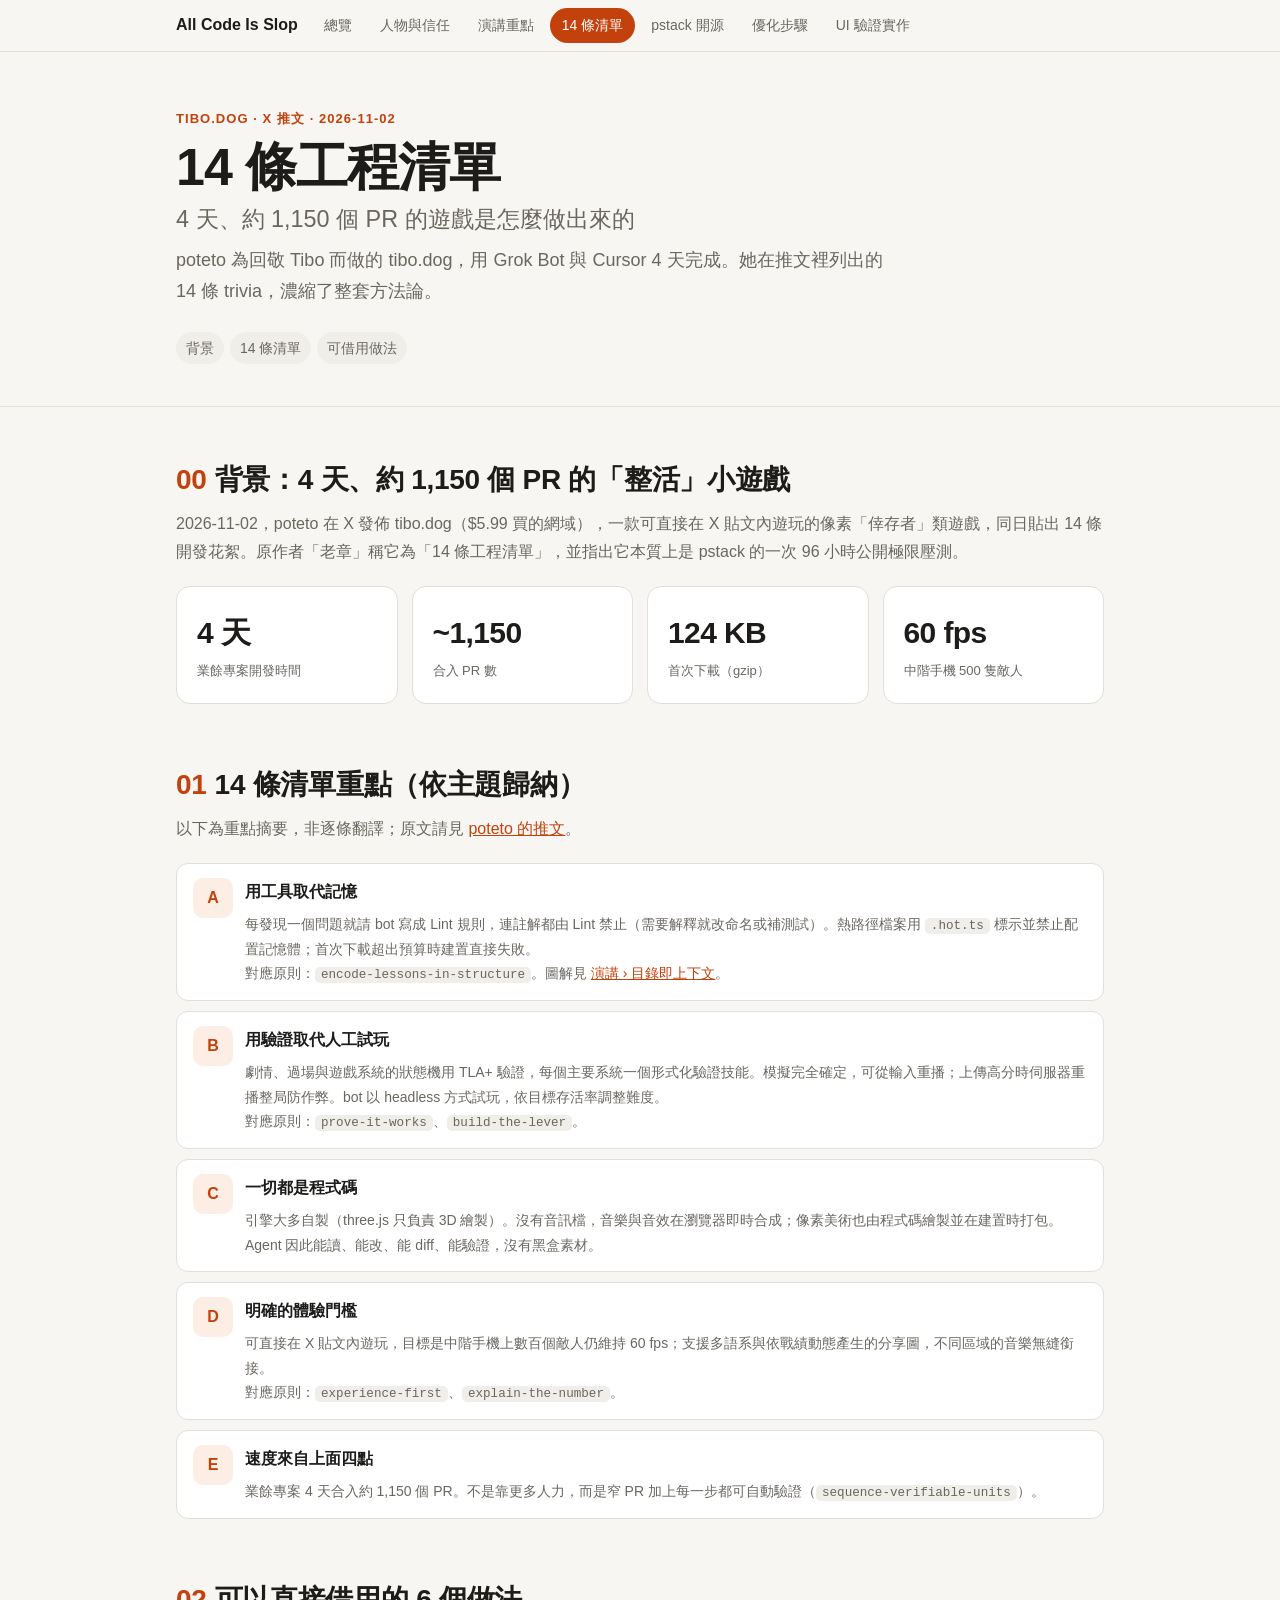
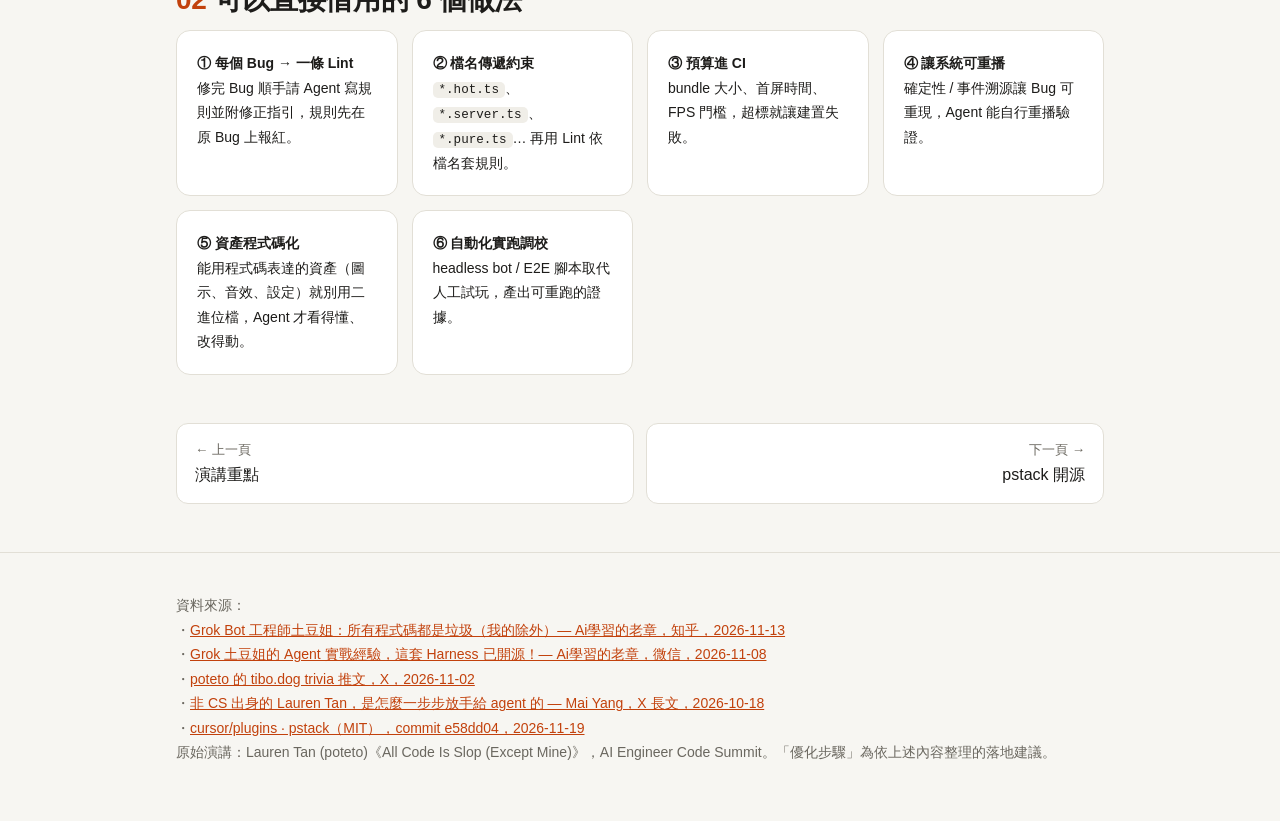
<file: docs/tibo-14.html>
<!doctype html>
<html lang="zh-Hant">
<head>
<meta charset="utf-8">
<meta name="viewport" content="width=device-width, initial-scale=1">
<title>14 條工程清單</title>
<link rel="stylesheet" href="assets/style.css">
</head>
<body>
<div class="sitenav"><div class="wrap"><a class="brand" href="index.html">All Code Is Slop</a><a class="pg" href="index.html">總覽</a><a class="pg" href="lauren.html">人物與信任</a><a class="pg" href="talk.html">演講重點</a><a class="pg on" href="tibo-14.html">14 條清單</a><a class="pg" href="pstack.html">pstack 開源</a><a class="pg" href="roadmap.html">優化步驟</a><a class="pg" href="ui-verify.html">UI 驗證實作</a></div></div>
<header class="hero">
  <div class="wrap">
    <div class="eyebrow">tibo.dog · X 推文 · 2026-11-02</div>
    <h1>14 條工程清單<small>4 天、約 1,150 個 PR 的遊戲是怎麼做出來的</small></h1>
    <p class="lede">poteto 為回敬 Tibo 而做的 tibo.dog，用 Grok Bot 與 Cursor 4 天完成。她在推文裡列出的 14 條 trivia，濃縮了整套方法論。</p>
    <nav class="toc"><div class="wrap"><a href="#context">背景</a><a href="#list">14 條清單</a><a href="#takeaways">可借用做法</a></div></nav>
  </div>
</header>
<main class="wrap">
<section id="context">
  <h2><span class="num">00</span>背景：4 天、約 1,150 個 PR 的「整活」小遊戲</h2>
  <p class="sub">2026-11-02，poteto 在 X 發佈 tibo.dog（$5.99 買的網域），一款可直接在 X 貼文內遊玩的像素「倖存者」類遊戲，同日貼出 14 條開發花絮。原作者「老章」稱它為「14 條工程清單」，並指出它本質上是 pstack 的一次 96 小時公開極限壓測。</p>
  <div class="grid g4">
    <div class="card stat"><div class="v">4 天</div><div class="k">業餘專案開發時間</div></div>
    <div class="card stat"><div class="v">~1,150</div><div class="k">合入 PR 數</div></div>
    <div class="card stat"><div class="v">124 KB</div><div class="k">首次下載（gzip）</div></div>
    <div class="card stat"><div class="v">60 fps</div><div class="k">中階手機 500 隻敵人</div></div>
  </div>
</section>

<section id="list">
  <h2><span class="num">01</span>14 條清單重點（依主題歸納）</h2>
  <p class="sub">以下為重點摘要，非逐條翻譯；原文請見 <a href="https://x.com/poteto/status/2117043478140276847">poteto 的推文</a>。</p>
  <div class="tlist">
    <div class="titem"><div class="tn">A</div><div><b>用工具取代記憶</b>
      <p class="why">每發現一個問題就請 bot 寫成 Lint 規則，連註解都由 Lint 禁止（需要解釋就改命名或補測試）。熱路徑檔案用 <code>.hot.ts</code> 標示並禁止配置記憶體；首次下載超出預算時建置直接失敗。<br>對應原則：<code>encode-lessons-in-structure</code>。圖解見 <a href="talk.html#codebase">演講 › 目錄即上下文</a>。</p></div></div>
    <div class="titem"><div class="tn">B</div><div><b>用驗證取代人工試玩</b>
      <p class="why">劇情、過場與遊戲系統的狀態機用 TLA+ 驗證，每個主要系統一個形式化驗證技能。模擬完全確定，可從輸入重播；上傳高分時伺服器重播整局防作弊。bot 以 headless 方式試玩，依目標存活率調整難度。<br>對應原則：<code>prove-it-works</code>、<code>build-the-lever</code>。</p></div></div>
    <div class="titem"><div class="tn">C</div><div><b>一切都是程式碼</b>
      <p class="why">引擎大多自製（three.js 只負責 3D 繪製）。沒有音訊檔，音樂與音效在瀏覽器即時合成；像素美術也由程式碼繪製並在建置時打包。Agent 因此能讀、能改、能 diff、能驗證，沒有黑盒素材。</p></div></div>
    <div class="titem"><div class="tn">D</div><div><b>明確的體驗門檻</b>
      <p class="why">可直接在 X 貼文內遊玩，目標是中階手機上數百個敵人仍維持 60 fps；支援多語系與依戰績動態產生的分享圖，不同區域的音樂無縫銜接。<br>對應原則：<code>experience-first</code>、<code>explain-the-number</code>。</p></div></div>
    <div class="titem"><div class="tn">E</div><div><b>速度來自上面四點</b>
      <p class="why">業餘專案 4 天合入約 1,150 個 PR。不是靠更多人力，而是窄 PR 加上每一步都可自動驗證（<code>sequence-verifiable-units</code>）。</p></div></div>
  </div>
</section>

<section id="takeaways">
  <h2><span class="num">02</span>可以直接借用的 6 個做法</h2>
  <div class="grid g3">
    <div class="card small"><b>① 每個 Bug → 一條 Lint</b><br>修完 Bug 順手請 Agent 寫規則並附修正指引，規則先在原 Bug 上報紅。</div>
    <div class="card small"><b>② 檔名傳遞約束</b><br><code>*.hot.ts</code>、<code>*.server.ts</code>、<code>*.pure.ts</code>… 再用 Lint 依檔名套規則。</div>
    <div class="card small"><b>③ 預算進 CI</b><br>bundle 大小、首屏時間、FPS 門檻，超標就讓建置失敗。</div>
    <div class="card small"><b>④ 讓系統可重播</b><br>確定性 / 事件溯源讓 Bug 可重現，Agent 能自行重播驗證。</div>
    <div class="card small"><b>⑤ 資產程式碼化</b><br>能用程式碼表達的資產（圖示、音效、設定）就別用二進位檔，Agent 才看得懂、改得動。</div>
    <div class="card small"><b>⑥ 自動化實跑調校</b><br>headless bot / E2E 腳本取代人工試玩，產出可重跑的證據。</div>
  </div>
</section>

<div class="pager"><a href="talk.html"><small>← 上一頁</small>演講重點</a><a class="next" href="pstack.html"><small>下一頁 →</small>pstack 開源</a></div>
</main>
<footer><div class="wrap">資料來源：<br>
・<a href="https://zhuanlan.zhihu.com/p/2104561652888876670">Grok Bot 工程師土豆姐：所有程式碼都是垃圾（我的除外）— Ai學習的老章，知乎，2026-11-13</a><br>
・<a href="https://mp.weixin.qq.com/s/7I8p5lG4q1swF09ELF1jGw">Grok 土豆姐的 Agent 實戰經驗，這套 Harness 已開源！— Ai學習的老章，微信，2026-11-08</a><br>
・<a href="https://x.com/poteto/status/2117043478140276847">poteto 的 tibo.dog trivia 推文，X，2026-11-02</a><br>
・<a href="https://x.com/MaiYangAI/article/2111603532210299234">非 CS 出身的 Lauren Tan，是怎麼一步步放手給 agent 的 — Mai Yang，X 長文，2026-10-18</a><br>
・<a href="https://github.com/cursor/plugins/tree/main/pstack">cursor/plugins · pstack（MIT），commit e58dd04，2026-11-19</a><br>
原始演講：Lauren Tan (poteto)《All Code Is Slop (Except Mine)》，AI Engineer Code Summit。「優化步驟」為依上述內容整理的落地建議。</div></footer>
<script src="assets/app.js"></script>
</body>
</html>
</file>
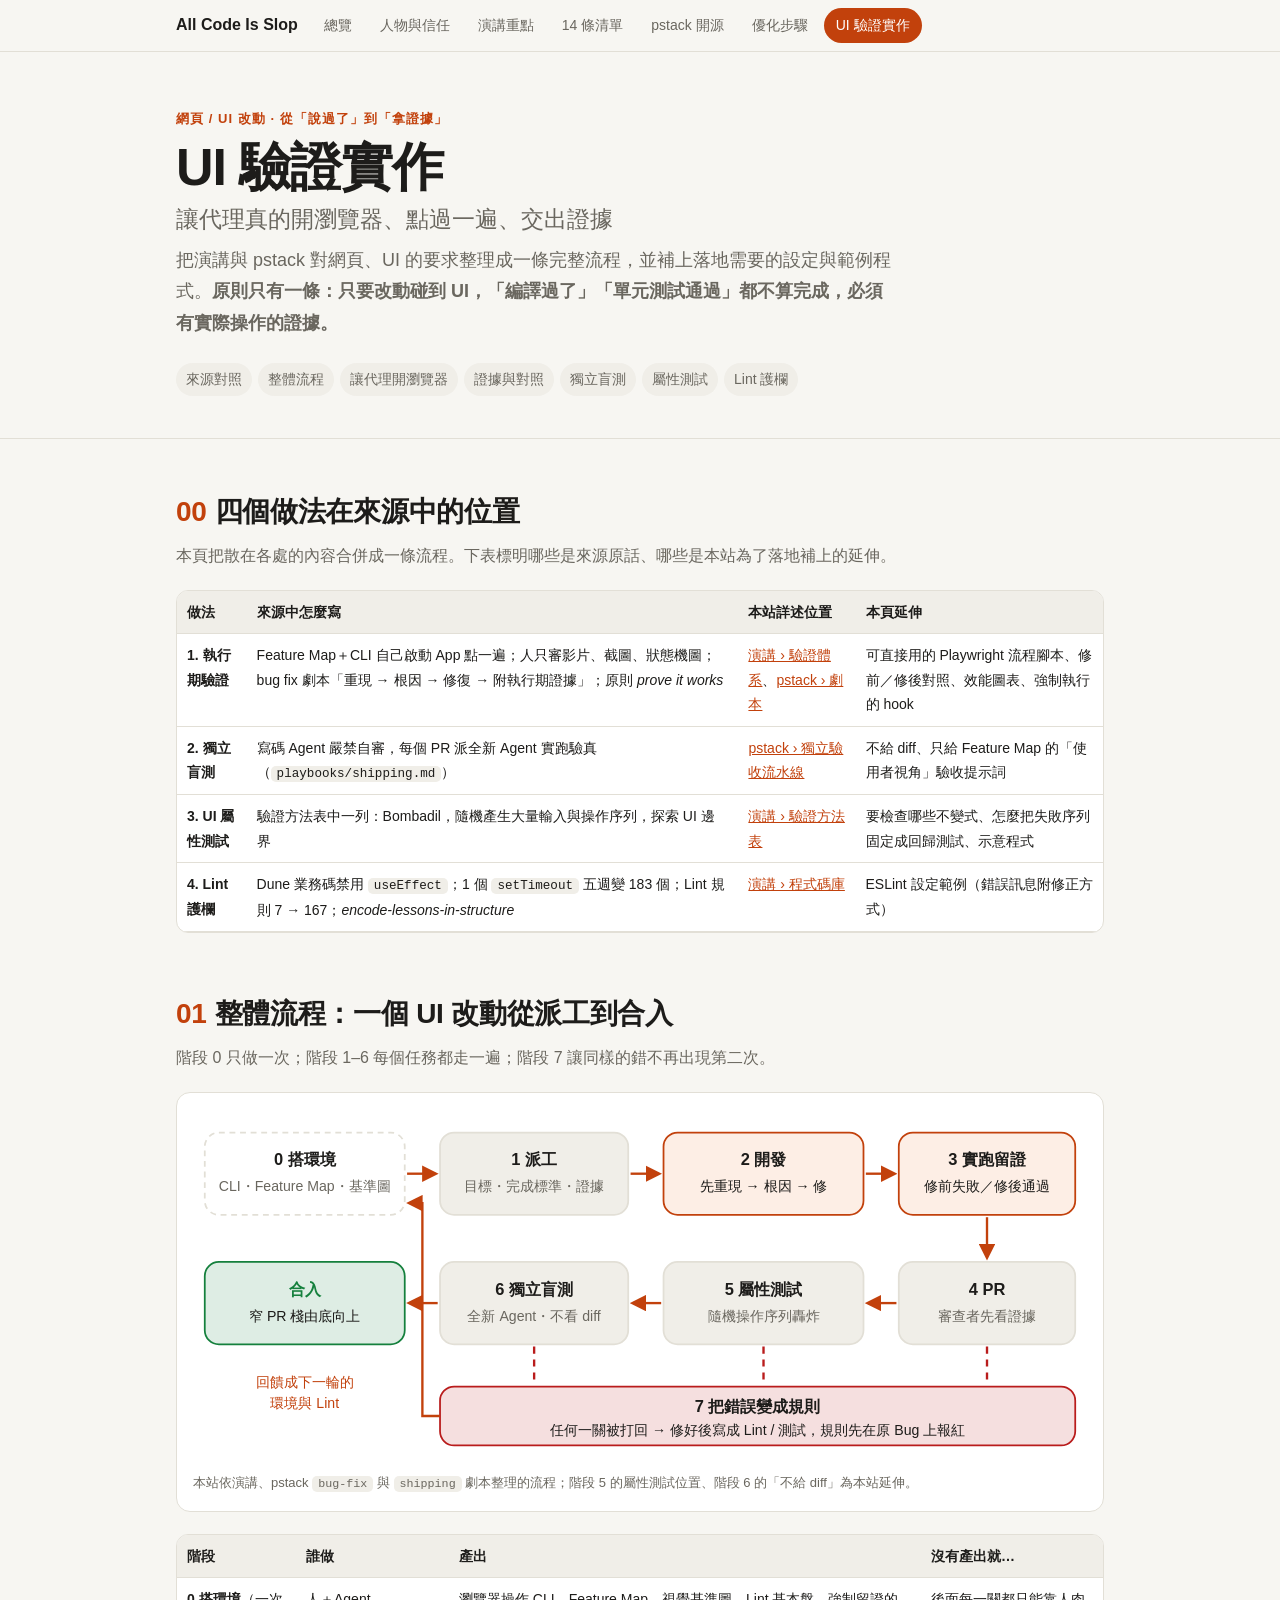
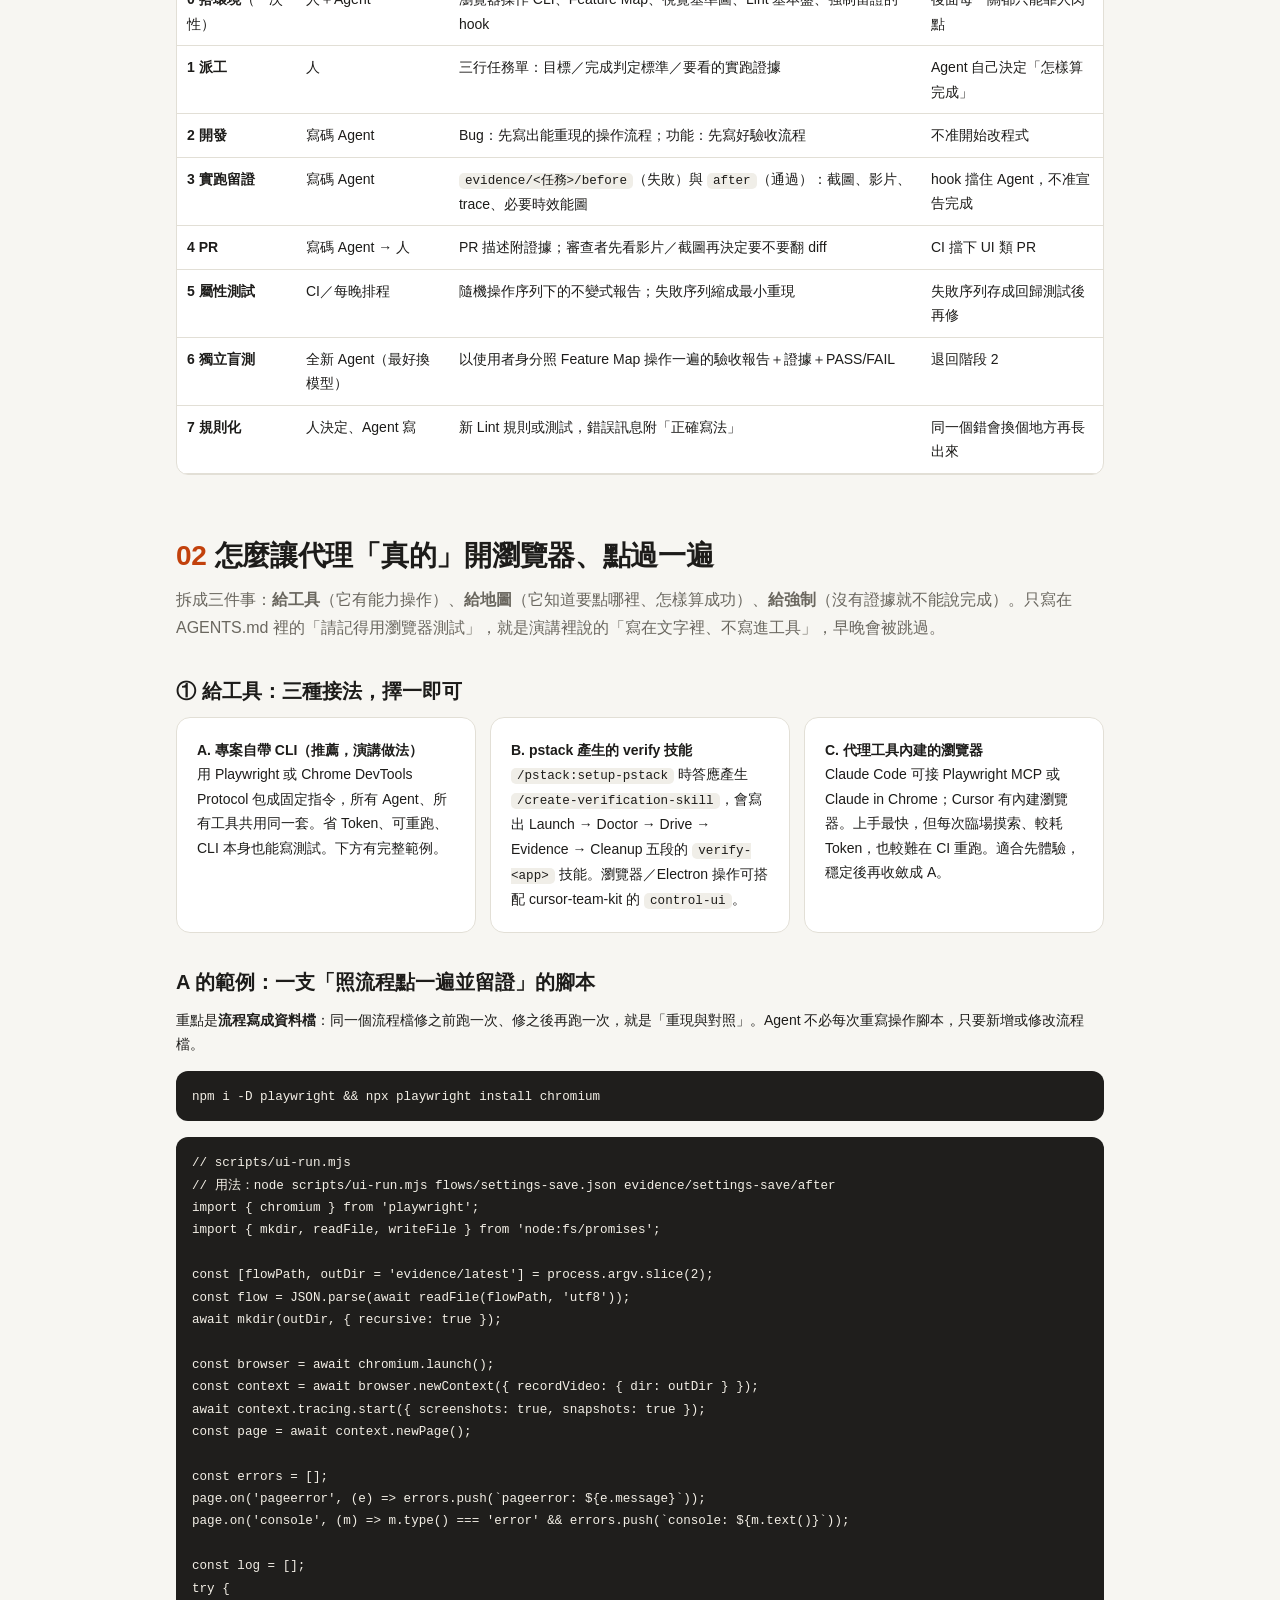
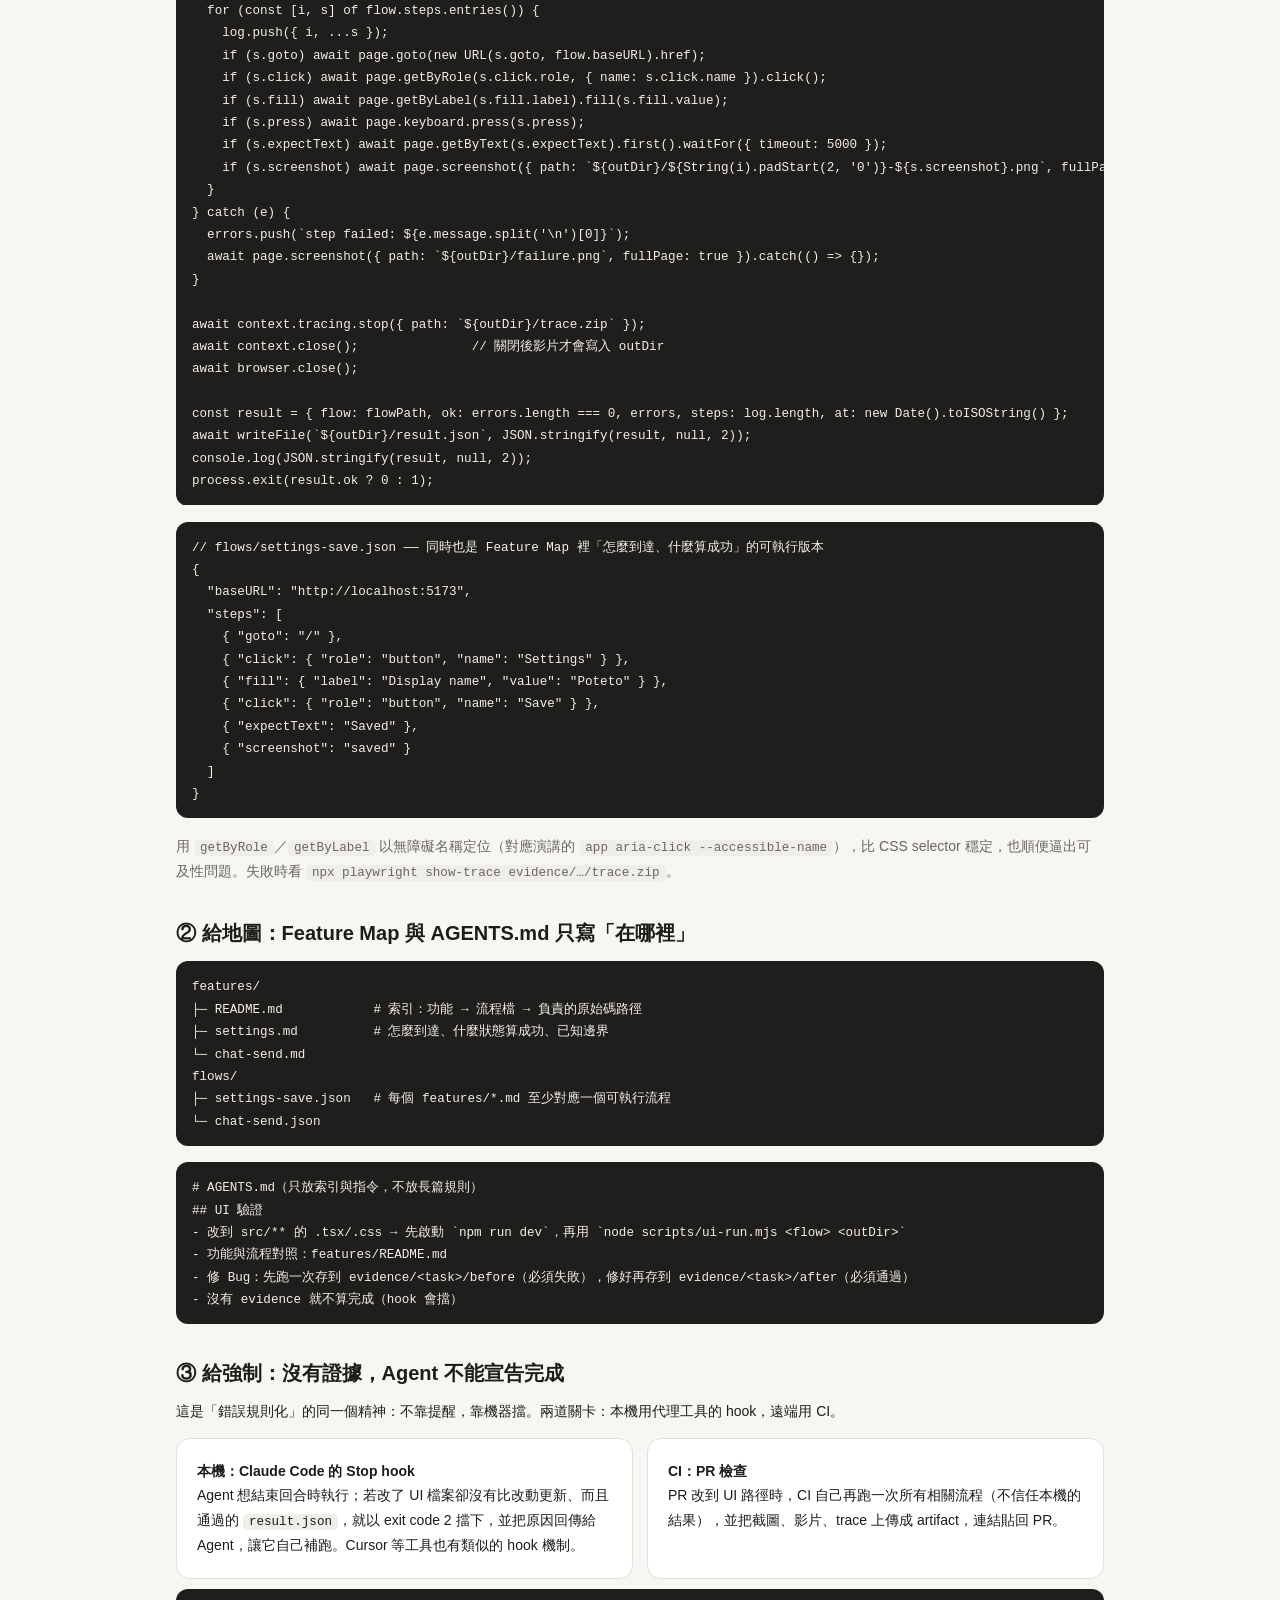
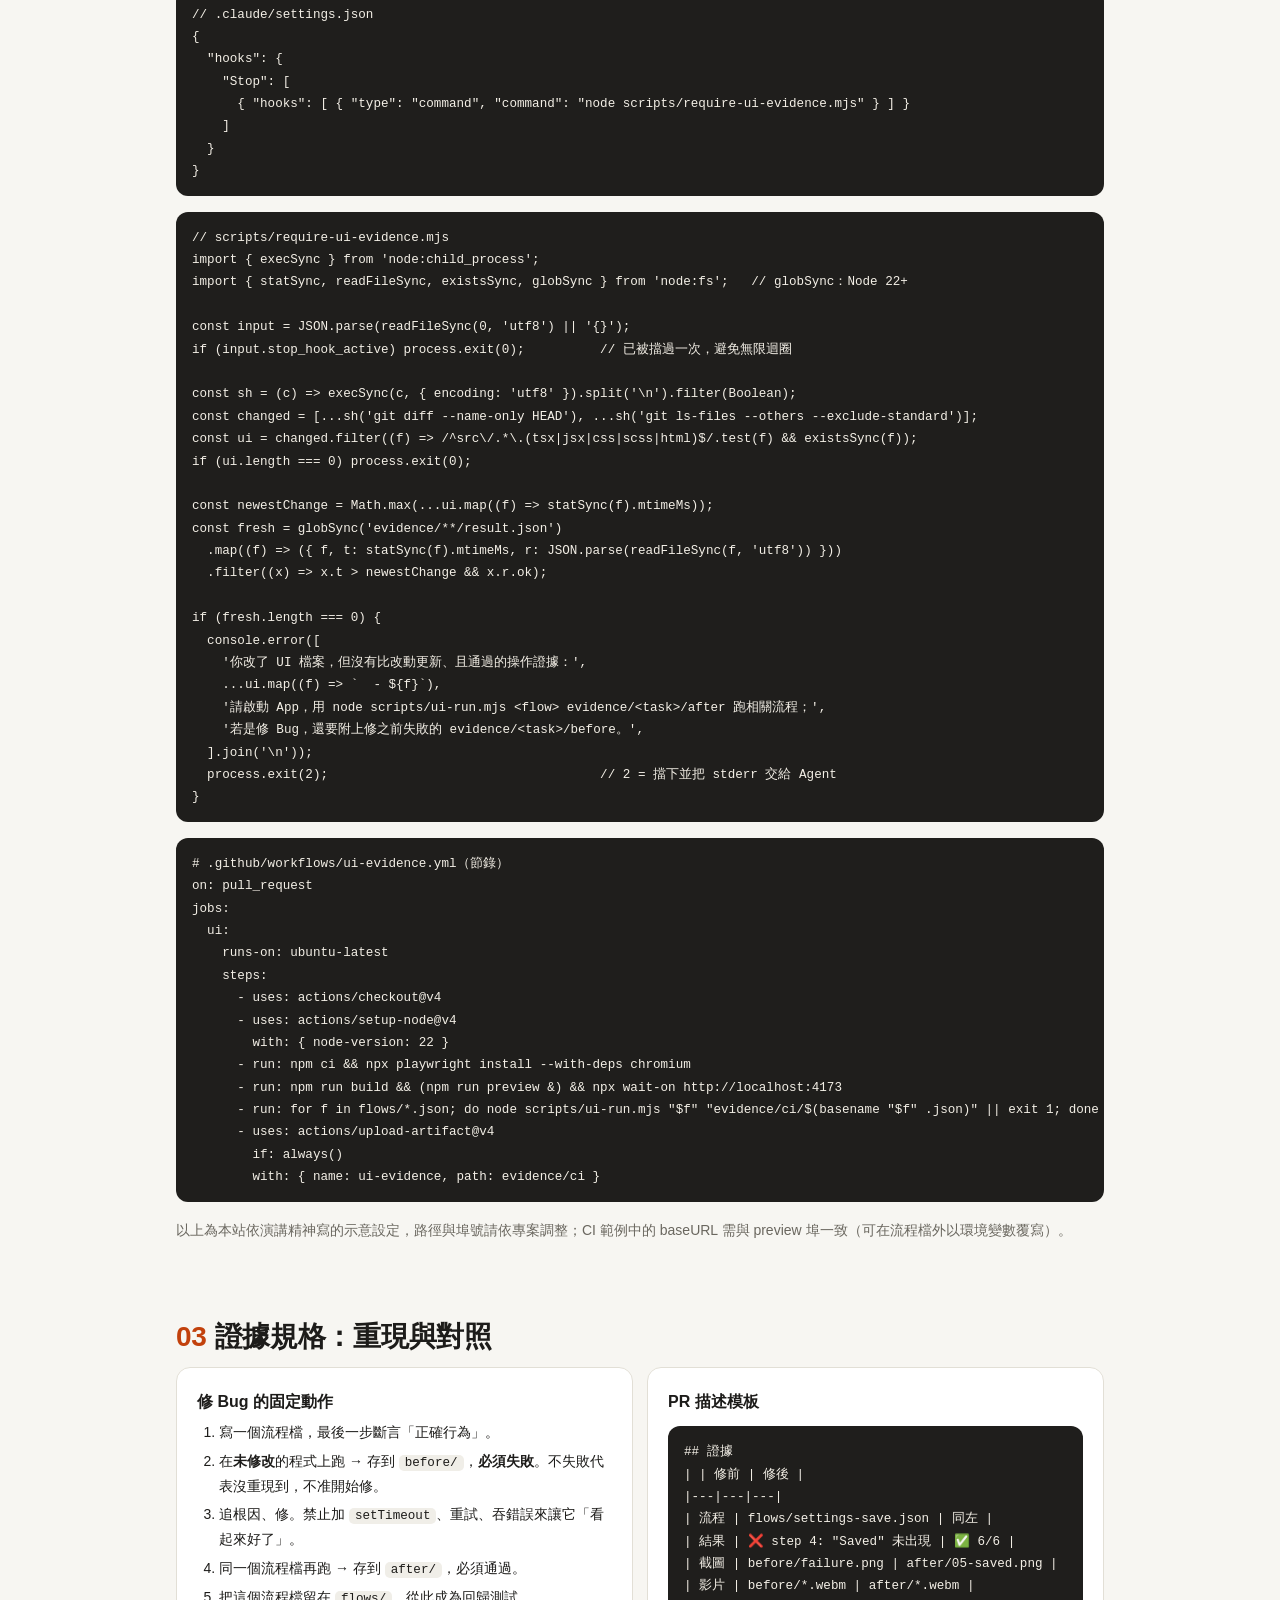
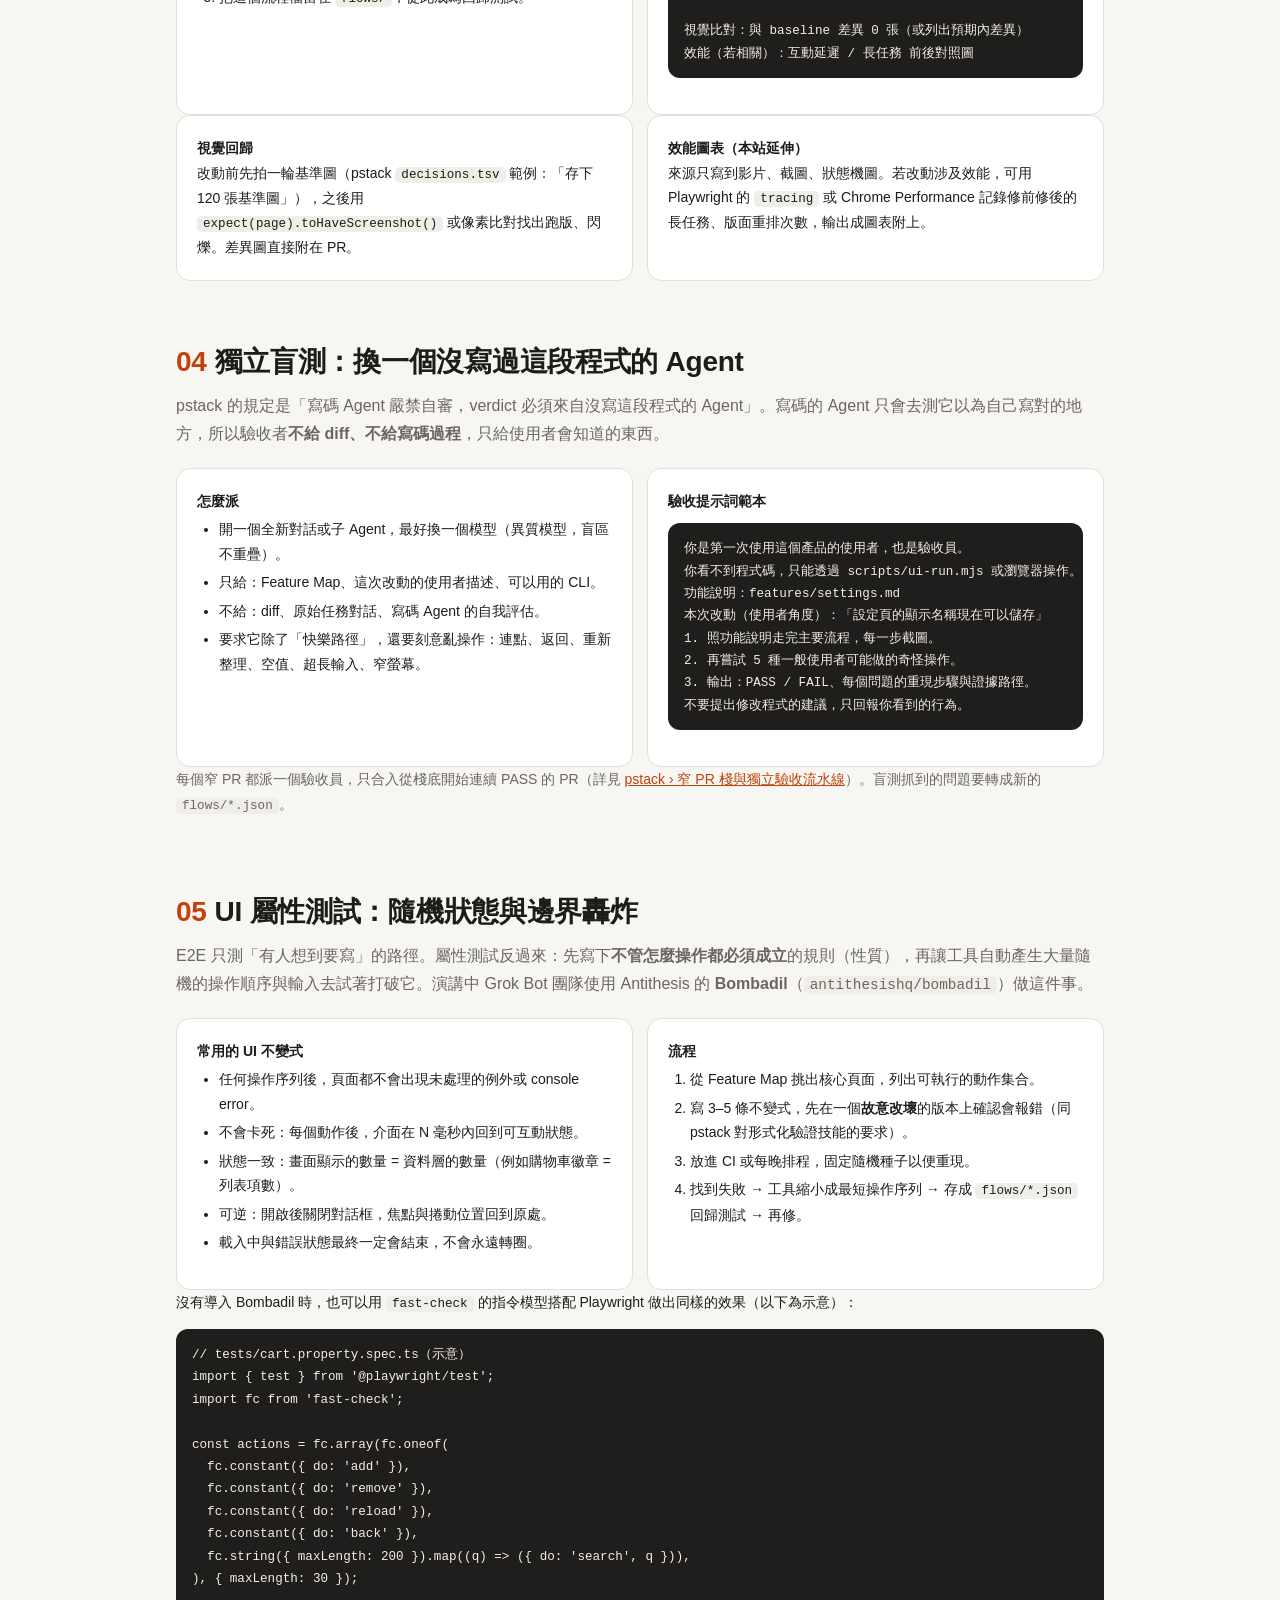
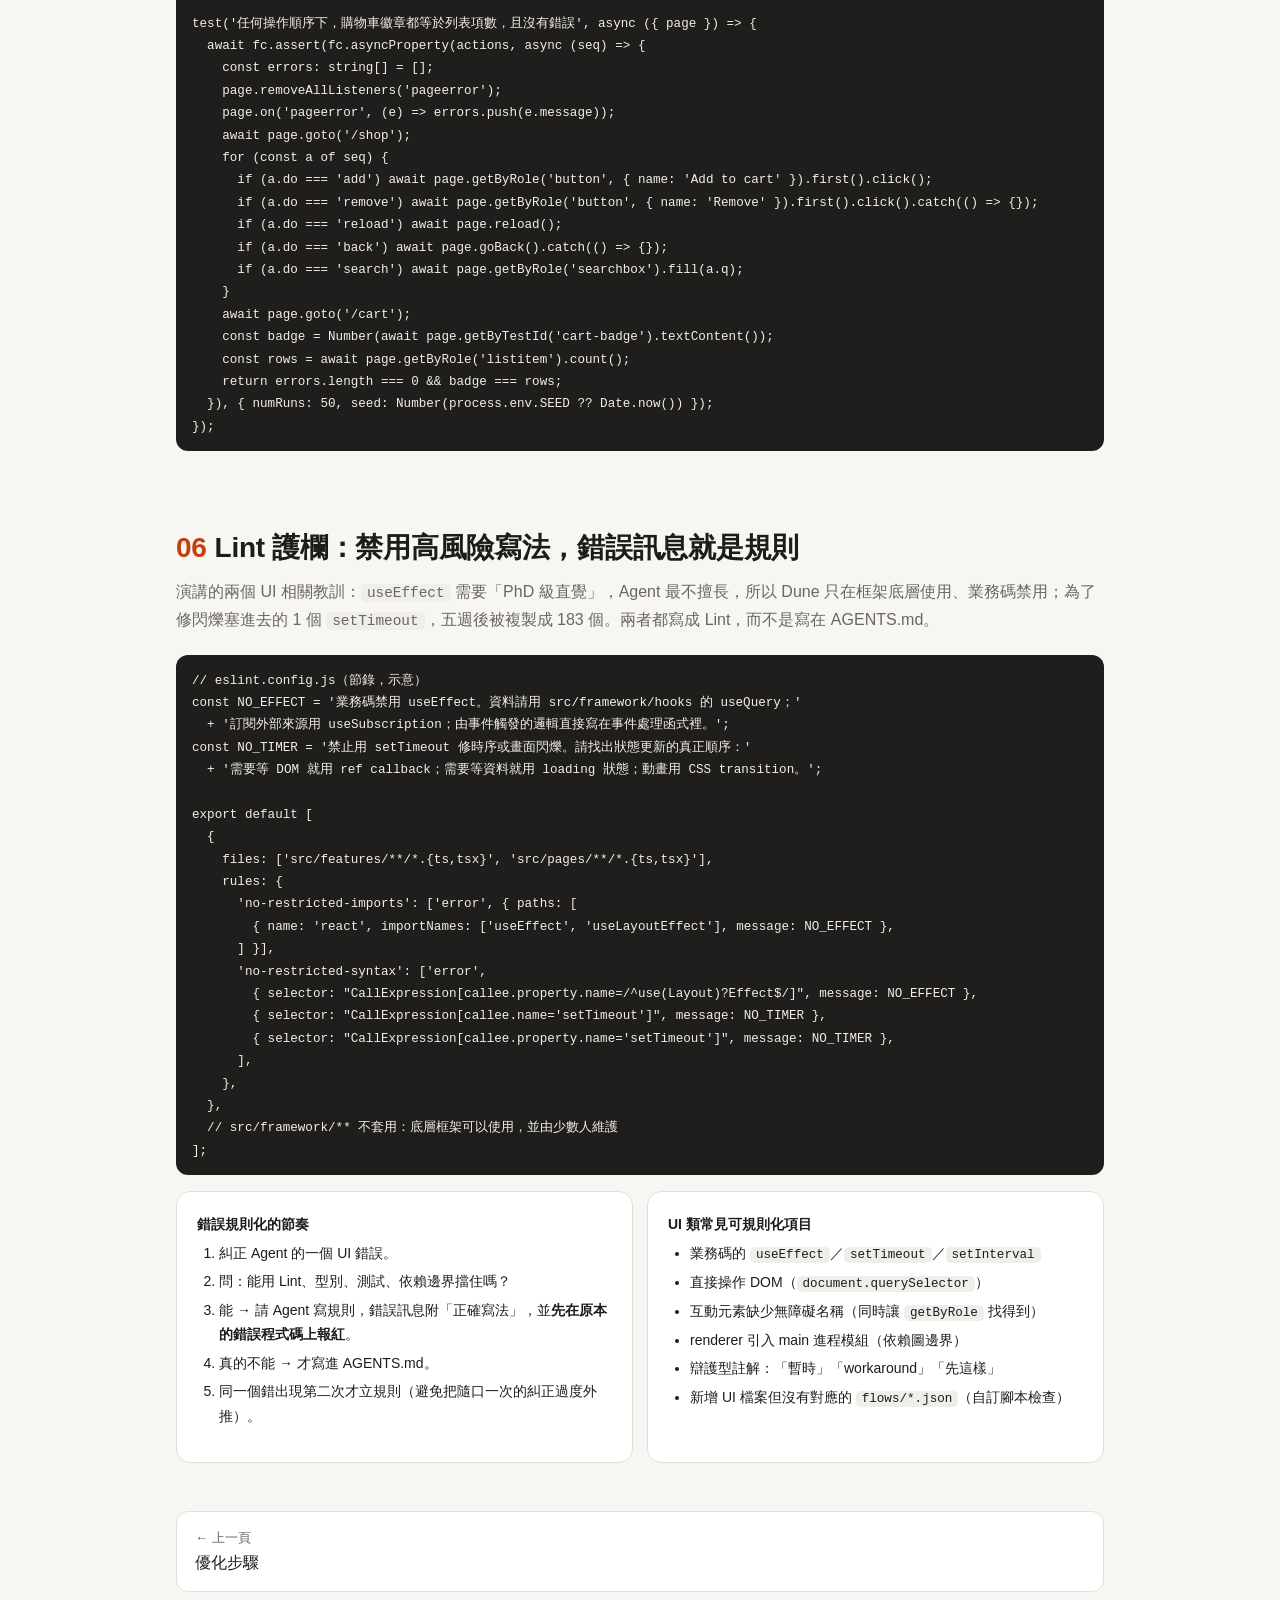
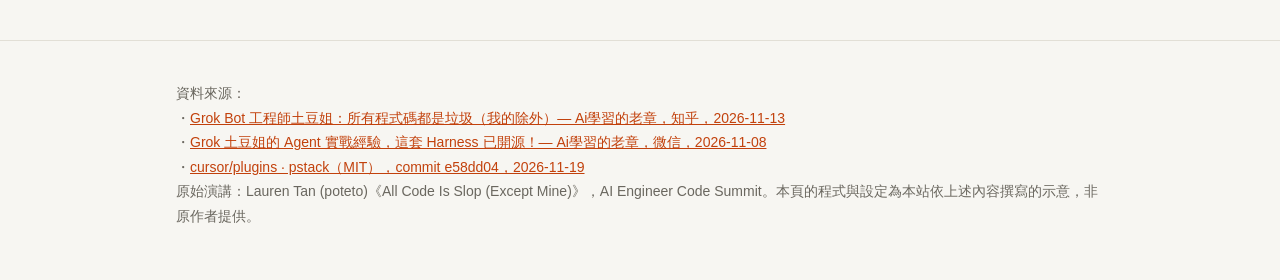
<file: docs/ui-verify.html>
<!doctype html>
<html lang="zh-Hant">
<head>
<meta charset="utf-8">
<meta name="viewport" content="width=device-width, initial-scale=1">
<title>UI 驗證實作</title>
<link rel="stylesheet" href="assets/style.css">
</head>
<body>
<div class="sitenav"><div class="wrap"><a class="brand" href="index.html">All Code Is Slop</a><a class="pg" href="index.html">總覽</a><a class="pg" href="lauren.html">人物與信任</a><a class="pg" href="talk.html">演講重點</a><a class="pg" href="tibo-14.html">14 條清單</a><a class="pg" href="pstack.html">pstack 開源</a><a class="pg" href="roadmap.html">優化步驟</a><a class="pg on" href="ui-verify.html">UI 驗證實作</a></div></div>
<header class="hero">
  <div class="wrap">
    <div class="eyebrow">網頁 / UI 改動 · 從「說過了」到「拿證據」</div>
    <h1>UI 驗證實作<small>讓代理真的開瀏覽器、點過一遍、交出證據</small></h1>
    <p class="lede">把演講與 pstack 對網頁、UI 的要求整理成一條完整流程，並補上落地需要的設定與範例程式。<b>原則只有一條：只要改動碰到 UI，「編譯過了」「單元測試通過」都不算完成，必須有實際操作的證據。</b></p>
    <nav class="toc"><div class="wrap"><a href="#coverage">來源對照</a><a href="#flow">整體流程</a><a href="#browser">讓代理開瀏覽器</a><a href="#evidence">證據與對照</a><a href="#blind">獨立盲測</a><a href="#pbt">屬性測試</a><a href="#lint">Lint 護欄</a></div></nav>
  </div>
</header>
<main class="wrap">

<section id="coverage">
  <h2><span class="num">00</span>四個做法在來源中的位置</h2>
  <p class="sub">本頁把散在各處的內容合併成一條流程。下表標明哪些是來源原話、哪些是本站為了落地補上的延伸。</p>
  <div class="tscroll">
  <table class="tbl">
    <thead><tr><th>做法</th><th>來源中怎麼寫</th><th>本站詳述位置</th><th>本頁延伸</th></tr></thead>
    <tbody>
      <tr><td><b>1. 執行期驗證</b></td><td>Feature Map＋CLI 自己啟動 App 點一遍；人只審影片、截圖、狀態機圖；bug fix 劇本「重現 → 根因 → 修復 → 附執行期證據」；原則 <i>prove it works</i></td><td><a href="talk.html#verify">演講 › 驗證體系</a>、<a href="pstack.html">pstack › 劇本</a></td><td>可直接用的 Playwright 流程腳本、修前／修後對照、效能圖表、強制執行的 hook</td></tr>
      <tr><td><b>2. 獨立盲測</b></td><td>寫碼 Agent 嚴禁自審，每個 PR 派全新 Agent 實跑驗真（<code>playbooks/shipping.md</code>）</td><td><a href="pstack.html">pstack › 獨立驗收流水線</a></td><td>不給 diff、只給 Feature Map 的「使用者視角」驗收提示詞</td></tr>
      <tr><td><b>3. UI 屬性測試</b></td><td>驗證方法表中一列：Bombadil，隨機產生大量輸入與操作序列，探索 UI 邊界</td><td><a href="talk.html#verify">演講 › 驗證方法表</a></td><td>要檢查哪些不變式、怎麼把失敗序列固定成回歸測試、示意程式</td></tr>
      <tr><td><b>4. Lint 護欄</b></td><td>Dune 業務碼禁用 <code>useEffect</code>；1 個 <code>setTimeout</code> 五週變 183 個；Lint 規則 7 → 167；<i>encode-lessons-in-structure</i></td><td><a href="talk.html#codebase">演講 › 程式碼庫</a></td><td>ESLint 設定範例（錯誤訊息附修正方式）</td></tr>
    </tbody>
  </table>
  </div>
</section>

<section id="flow">
  <h2><span class="num">01</span>整體流程：一個 UI 改動從派工到合入</h2>
  <p class="sub">階段 0 只做一次；階段 1–6 每個任務都走一遍；階段 7 讓同樣的錯不再出現第二次。</p>
  <figure class="fig">
    <svg viewBox="0 0 760 300" role="img" aria-label="UI 改動流程：搭環境，派工，開發含重現與對照，提交證據優先的 PR，屬性測試，獨立 Agent 盲測驗收，合入；每次糾正都回饋成 Lint 或測試">
      <defs><marker id="u1" viewBox="0 0 10 10" refX="8" refY="5" markerWidth="7" markerHeight="7" orient="auto-start-reverse"><path d="M0,0L10,5L0,10z" class="ah-acc"/></marker></defs>
      <rect x="10" y="20" width="170" height="70" rx="12" class="box-mut"/>
      <text x="95" y="48" text-anchor="middle" class="t-m" font-weight="700">0 搭環境</text>
      <text x="95" y="70" text-anchor="middle" class="t-s mut">CLI・Feature Map・基準圖</text>
      <line x1="182" y1="55" x2="206" y2="55" class="ln-acc" marker-end="url(#u1)"/>
      <rect x="210" y="20" width="160" height="70" rx="12" class="box"/>
      <text x="290" y="48" text-anchor="middle" class="t-m" font-weight="700">1 派工</text>
      <text x="290" y="70" text-anchor="middle" class="t-s mut">目標・完成標準・證據</text>
      <line x1="372" y1="55" x2="396" y2="55" class="ln-acc" marker-end="url(#u1)"/>
      <rect x="400" y="20" width="170" height="70" rx="12" class="box-acc"/>
      <text x="485" y="48" text-anchor="middle" class="t-m" font-weight="700">2 開發</text>
      <text x="485" y="70" text-anchor="middle" class="t-s">先重現 → 根因 → 修</text>
      <line x1="572" y1="55" x2="596" y2="55" class="ln-acc" marker-end="url(#u1)"/>
      <rect x="600" y="20" width="150" height="70" rx="12" class="box-acc"/>
      <text x="675" y="48" text-anchor="middle" class="t-m" font-weight="700">3 實跑留證</text>
      <text x="675" y="70" text-anchor="middle" class="t-s">修前失敗／修後通過</text>
      <line x1="675" y1="92" x2="675" y2="126" class="ln-acc" marker-end="url(#u1)"/>
      <rect x="600" y="130" width="150" height="70" rx="12" class="box"/>
      <text x="675" y="158" text-anchor="middle" class="t-m" font-weight="700">4 PR</text>
      <text x="675" y="180" text-anchor="middle" class="t-s mut">審查者先看證據</text>
      <line x1="598" y1="165" x2="574" y2="165" class="ln-acc" marker-end="url(#u1)"/>
      <rect x="400" y="130" width="170" height="70" rx="12" class="box"/>
      <text x="485" y="158" text-anchor="middle" class="t-m" font-weight="700">5 屬性測試</text>
      <text x="485" y="180" text-anchor="middle" class="t-s mut">隨機操作序列轟炸</text>
      <line x1="398" y1="165" x2="374" y2="165" class="ln-acc" marker-end="url(#u1)"/>
      <rect x="210" y="130" width="160" height="70" rx="12" class="box"/>
      <text x="290" y="158" text-anchor="middle" class="t-m" font-weight="700">6 獨立盲測</text>
      <text x="290" y="180" text-anchor="middle" class="t-s mut">全新 Agent・不看 diff</text>
      <line x1="208" y1="165" x2="184" y2="165" class="ln-acc" marker-end="url(#u1)"/>
      <rect x="10" y="130" width="170" height="70" rx="12" class="box-good"/>
      <text x="95" y="158" text-anchor="middle" class="t-m good" font-weight="700">合入</text>
      <text x="95" y="180" text-anchor="middle" class="t-s">窄 PR 棧由底向上</text>
      <rect x="210" y="236" width="540" height="50" rx="12" class="box-bad"/>
      <text x="480" y="258" text-anchor="middle" class="t-m" font-weight="700">7 把錯誤變成規則</text>
      <text x="480" y="277" text-anchor="middle" class="t-s">任何一關被打回 → 修好後寫成 Lint / 測試，規則先在原 Bug 上報紅</text>
      <line x1="290" y1="202" x2="290" y2="232" class="ln-dash"/>
      <line x1="485" y1="202" x2="485" y2="232" class="ln-dash"/>
      <line x1="675" y1="202" x2="675" y2="232" class="ln-dash"/>
      <path d="M210,261 L195,261 L195,80 L184,80" class="ln-acc" marker-end="url(#u1)"/>
      <text x="95" y="236" text-anchor="middle" class="t-s acc">回饋成下一輪的</text>
      <text x="95" y="254" text-anchor="middle" class="t-s acc">環境與 Lint</text>
    </svg>
    <figcaption>本站依演講、pstack <code>bug-fix</code> 與 <code>shipping</code> 劇本整理的流程；階段 5 的屬性測試位置、階段 6 的「不給 diff」為本站延伸。</figcaption>
  </figure>

  <div class="tscroll">
  <table class="tbl">
    <thead><tr><th>階段</th><th>誰做</th><th>產出</th><th>沒有產出就…</th></tr></thead>
    <tbody>
      <tr><td><b>0 搭環境</b>（一次性）</td><td>人＋Agent</td><td>瀏覽器操作 CLI、Feature Map、視覺基準圖、Lint 基本盤、強制留證的 hook</td><td>後面每一關都只能靠人肉點</td></tr>
      <tr><td><b>1 派工</b></td><td>人</td><td>三行任務單：目標／完成判定標準／要看的實跑證據</td><td>Agent 自己決定「怎樣算完成」</td></tr>
      <tr><td><b>2 開發</b></td><td>寫碼 Agent</td><td>Bug：先寫出能重現的操作流程；功能：先寫好驗收流程</td><td>不准開始改程式</td></tr>
      <tr><td><b>3 實跑留證</b></td><td>寫碼 Agent</td><td><code>evidence/&lt;任務&gt;/before</code>（失敗）與 <code>after</code>（通過）：截圖、影片、trace、必要時效能圖</td><td>hook 擋住 Agent，不准宣告完成</td></tr>
      <tr><td><b>4 PR</b></td><td>寫碼 Agent → 人</td><td>PR 描述附證據；審查者先看影片／截圖再決定要不要翻 diff</td><td>CI 擋下 UI 類 PR</td></tr>
      <tr><td><b>5 屬性測試</b></td><td>CI／每晚排程</td><td>隨機操作序列下的不變式報告；失敗序列縮成最小重現</td><td>失敗序列存成回歸測試後再修</td></tr>
      <tr><td><b>6 獨立盲測</b></td><td>全新 Agent（最好換模型）</td><td>以使用者身分照 Feature Map 操作一遍的驗收報告＋證據＋PASS/FAIL</td><td>退回階段 2</td></tr>
      <tr><td><b>7 規則化</b></td><td>人決定、Agent 寫</td><td>新 Lint 規則或測試，錯誤訊息附「正確寫法」</td><td>同一個錯會換個地方再長出來</td></tr>
    </tbody>
  </table>
  </div>
</section>

<section id="browser">
  <h2><span class="num">02</span>怎麼讓代理「真的」開瀏覽器、點過一遍</h2>
  <p class="sub">拆成三件事：<b>給工具</b>（它有能力操作）、<b>給地圖</b>（它知道要點哪裡、怎樣算成功）、<b>給強制</b>（沒有證據就不能說完成）。只寫在 AGENTS.md 裡的「請記得用瀏覽器測試」，就是演講裡說的「寫在文字裡、不寫進工具」，早晚會被跳過。</p>

  <h3>① 給工具：三種接法，擇一即可</h3>
  <div class="grid g3">
    <div class="card small"><b>A. 專案自帶 CLI（推薦，演講做法）</b><br>用 Playwright 或 Chrome DevTools Protocol 包成固定指令，所有 Agent、所有工具共用同一套。省 Token、可重跑、CLI 本身也能寫測試。下方有完整範例。</div>
    <div class="card small"><b>B. pstack 產生的 verify 技能</b><br><code>/pstack:setup-pstack</code> 時答應產生 <code>/create-verification-skill</code>，會寫出 Launch → Doctor → Drive → Evidence → Cleanup 五段的 <code>verify-&lt;app&gt;</code> 技能。瀏覽器／Electron 操作可搭配 cursor-team-kit 的 <code>control-ui</code>。</div>
    <div class="card small"><b>C. 代理工具內建的瀏覽器</b><br>Claude Code 可接 Playwright MCP 或 Claude in Chrome；Cursor 有內建瀏覽器。上手最快，但每次臨場摸索、較耗 Token，也較難在 CI 重跑。適合先體驗，穩定後再收斂成 A。</div>
  </div>

  <h3>A 的範例：一支「照流程點一遍並留證」的腳本</h3>
  <p class="small">重點是<b>流程寫成資料檔</b>：同一個流程檔修之前跑一次、修之後再跑一次，就是「重現與對照」。Agent 不必每次重寫操作腳本，只要新增或修改流程檔。</p>
<pre><code>npm i -D playwright &amp;&amp; npx playwright install chromium</code></pre>
<pre><code>// scripts/ui-run.mjs
// 用法：node scripts/ui-run.mjs flows/settings-save.json evidence/settings-save/after
import { chromium } from 'playwright';
import { mkdir, readFile, writeFile } from 'node:fs/promises';

const [flowPath, outDir = 'evidence/latest'] = process.argv.slice(2);
const flow = JSON.parse(await readFile(flowPath, 'utf8'));
await mkdir(outDir, { recursive: true });

const browser = await chromium.launch();
const context = await browser.newContext({ recordVideo: { dir: outDir } });
await context.tracing.start({ screenshots: true, snapshots: true });
const page = await context.newPage();

const errors = [];
page.on('pageerror', (e) =&gt; errors.push(`pageerror: ${e.message}`));
page.on('console', (m) =&gt; m.type() === 'error' &amp;&amp; errors.push(`console: ${m.text()}`));

const log = [];
try {
  for (const [i, s] of flow.steps.entries()) {
    log.push({ i, ...s });
    if (s.goto) await page.goto(new URL(s.goto, flow.baseURL).href);
    if (s.click) await page.getByRole(s.click.role, { name: s.click.name }).click();
    if (s.fill) await page.getByLabel(s.fill.label).fill(s.fill.value);
    if (s.press) await page.keyboard.press(s.press);
    if (s.expectText) await page.getByText(s.expectText).first().waitFor({ timeout: 5000 });
    if (s.screenshot) await page.screenshot({ path: `${outDir}/${String(i).padStart(2, '0')}-${s.screenshot}.png`, fullPage: true });
  }
} catch (e) {
  errors.push(`step failed: ${e.message.split('\n')[0]}`);
  await page.screenshot({ path: `${outDir}/failure.png`, fullPage: true }).catch(() =&gt; {});
}

await context.tracing.stop({ path: `${outDir}/trace.zip` });
await context.close();               // 關閉後影片才會寫入 outDir
await browser.close();

const result = { flow: flowPath, ok: errors.length === 0, errors, steps: log.length, at: new Date().toISOString() };
await writeFile(`${outDir}/result.json`, JSON.stringify(result, null, 2));
console.log(JSON.stringify(result, null, 2));
process.exit(result.ok ? 0 : 1);</code></pre>
<pre><code>// flows/settings-save.json —— 同時也是 Feature Map 裡「怎麼到達、什麼算成功」的可執行版本
{
  "baseURL": "http://localhost:5173",
  "steps": [
    { "goto": "/" },
    { "click": { "role": "button", "name": "Settings" } },
    { "fill": { "label": "Display name", "value": "Poteto" } },
    { "click": { "role": "button", "name": "Save" } },
    { "expectText": "Saved" },
    { "screenshot": "saved" }
  ]
}</code></pre>
  <p class="small muted">用 <code>getByRole</code>／<code>getByLabel</code> 以無障礙名稱定位（對應演講的 <code>app aria-click --accessible-name</code>），比 CSS selector 穩定，也順便逼出可及性問題。失敗時看 <code>npx playwright show-trace evidence/…/trace.zip</code>。</p>

  <h3>② 給地圖：Feature Map 與 AGENTS.md 只寫「在哪裡」</h3>
<pre><code>features/
├─ README.md            # 索引：功能 → 流程檔 → 負責的原始碼路徑
├─ settings.md          # 怎麼到達、什麼狀態算成功、已知邊界
└─ chat-send.md
flows/
├─ settings-save.json   # 每個 features/*.md 至少對應一個可執行流程
└─ chat-send.json</code></pre>
<pre><code># AGENTS.md（只放索引與指令，不放長篇規則）
## UI 驗證
- 改到 src/** 的 .tsx/.css → 先啟動 `npm run dev`，再用 `node scripts/ui-run.mjs &lt;flow&gt; &lt;outDir&gt;`
- 功能與流程對照：features/README.md
- 修 Bug：先跑一次存到 evidence/&lt;task&gt;/before（必須失敗），修好再存到 evidence/&lt;task&gt;/after（必須通過）
- 沒有 evidence 就不算完成（hook 會擋）</code></pre>

  <h3>③ 給強制：沒有證據，Agent 不能宣告完成</h3>
  <p class="small">這是「錯誤規則化」的同一個精神：不靠提醒，靠機器擋。兩道關卡：本機用代理工具的 hook，遠端用 CI。</p>
  <div class="grid g2">
    <div class="card small"><b>本機：Claude Code 的 Stop hook</b><br>Agent 想結束回合時執行；若改了 UI 檔案卻沒有比改動更新、而且通過的 <code>result.json</code>，就以 exit code 2 擋下，並把原因回傳給 Agent，讓它自己補跑。Cursor 等工具也有類似的 hook 機制。</div>
    <div class="card small"><b>CI：PR 檢查</b><br>PR 改到 UI 路徑時，CI 自己再跑一次所有相關流程（不信任本機的結果），並把截圖、影片、trace 上傳成 artifact，連結貼回 PR。</div>
  </div>
<pre><code>// .claude/settings.json
{
  "hooks": {
    "Stop": [
      { "hooks": [ { "type": "command", "command": "node scripts/require-ui-evidence.mjs" } ] }
    ]
  }
}</code></pre>
<pre><code>// scripts/require-ui-evidence.mjs
import { execSync } from 'node:child_process';
import { statSync, readFileSync, existsSync, globSync } from 'node:fs';   // globSync：Node 22+

const input = JSON.parse(readFileSync(0, 'utf8') || '{}');
if (input.stop_hook_active) process.exit(0);          // 已被擋過一次，避免無限迴圈

const sh = (c) =&gt; execSync(c, { encoding: 'utf8' }).split('\n').filter(Boolean);
const changed = [...sh('git diff --name-only HEAD'), ...sh('git ls-files --others --exclude-standard')];
const ui = changed.filter((f) =&gt; /^src\/.*\.(tsx|jsx|css|scss|html)$/.test(f) &amp;&amp; existsSync(f));
if (ui.length === 0) process.exit(0);

const newestChange = Math.max(...ui.map((f) =&gt; statSync(f).mtimeMs));
const fresh = globSync('evidence/**/result.json')
  .map((f) =&gt; ({ f, t: statSync(f).mtimeMs, r: JSON.parse(readFileSync(f, 'utf8')) }))
  .filter((x) =&gt; x.t &gt; newestChange &amp;&amp; x.r.ok);

if (fresh.length === 0) {
  console.error([
    '你改了 UI 檔案，但沒有比改動更新、且通過的操作證據：',
    ...ui.map((f) =&gt; `  - ${f}`),
    '請啟動 App，用 node scripts/ui-run.mjs &lt;flow&gt; evidence/&lt;task&gt;/after 跑相關流程；',
    '若是修 Bug，還要附上修之前失敗的 evidence/&lt;task&gt;/before。',
  ].join('\n'));
  process.exit(2);                                    // 2 = 擋下並把 stderr 交給 Agent
}</code></pre>
<pre><code># .github/workflows/ui-evidence.yml（節錄）
on: pull_request
jobs:
  ui:
    runs-on: ubuntu-latest
    steps:
      - uses: actions/checkout@v4
      - uses: actions/setup-node@v4
        with: { node-version: 22 }
      - run: npm ci &amp;&amp; npx playwright install --with-deps chromium
      - run: npm run build &amp;&amp; (npm run preview &amp;) &amp;&amp; npx wait-on http://localhost:4173
      - run: for f in flows/*.json; do node scripts/ui-run.mjs "$f" "evidence/ci/$(basename "$f" .json)" || exit 1; done
      - uses: actions/upload-artifact@v4
        if: always()
        with: { name: ui-evidence, path: evidence/ci }</code></pre>
  <p class="small muted">以上為本站依演講精神寫的示意設定，路徑與埠號請依專案調整；CI 範例中的 baseURL 需與 preview 埠一致（可在流程檔外以環境變數覆寫）。</p>
</section>

<section id="evidence">
  <h2><span class="num">03</span>證據規格：重現與對照</h2>
  <div class="grid g2">
    <div class="card">
      <b>修 Bug 的固定動作</b>
      <ol class="small">
        <li>寫一個流程檔，最後一步斷言「正確行為」。</li>
        <li>在<b>未修改</b>的程式上跑 → 存到 <code>before/</code>，<b>必須失敗</b>。不失敗代表沒重現到，不准開始修。</li>
        <li>追根因、修。禁止加 <code>setTimeout</code>、重試、吞錯誤來讓它「看起來好了」。</li>
        <li>同一個流程檔再跑 → 存到 <code>after/</code>，必須通過。</li>
        <li>把這個流程檔留在 <code>flows/</code>，從此成為回歸測試。</li>
      </ol>
    </div>
    <div class="card">
      <b>PR 描述模板</b>
<pre><code>## 證據
| | 修前 | 修後 |
|---|---|---|
| 流程 | flows/settings-save.json | 同左 |
| 結果 | ❌ step 4: "Saved" 未出現 | ✅ 6/6 |
| 截圖 | before/failure.png | after/05-saved.png |
| 影片 | before/*.webm | after/*.webm |

視覺比對：與 baseline 差異 0 張（或列出預期內差異）
效能（若相關）：互動延遲 / 長任務 前後對照圖</code></pre>
    </div>
  </div>
  <div class="grid g2">
    <div class="card small"><b>視覺回歸</b><br>改動前先拍一輪基準圖（pstack <code>decisions.tsv</code> 範例：「存下 120 張基準圖」），之後用 <code>expect(page).toHaveScreenshot()</code> 或像素比對找出跑版、閃爍。差異圖直接附在 PR。</div>
    <div class="card small"><b>效能圖表（本站延伸）</b><br>來源只寫到影片、截圖、狀態機圖。若改動涉及效能，可用 Playwright 的 <code>tracing</code> 或 Chrome Performance 記錄修前修後的長任務、版面重排次數，輸出成圖表附上。</div>
  </div>
</section>

<section id="blind">
  <h2><span class="num">04</span>獨立盲測：換一個沒寫過這段程式的 Agent</h2>
  <p class="sub">pstack 的規定是「寫碼 Agent 嚴禁自審，verdict 必須來自沒寫這段程式的 Agent」。寫碼的 Agent 只會去測它以為自己寫對的地方，所以驗收者<b>不給 diff、不給寫碼過程</b>，只給使用者會知道的東西。</p>
  <div class="grid g2">
    <div class="card small"><b>怎麼派</b>
      <ul>
        <li>開一個全新對話或子 Agent，最好換一個模型（異質模型，盲區不重疊）。</li>
        <li>只給：Feature Map、這次改動的使用者描述、可以用的 CLI。</li>
        <li>不給：diff、原始任務對話、寫碼 Agent 的自我評估。</li>
        <li>要求它除了「快樂路徑」，還要刻意亂操作：連點、返回、重新整理、空值、超長輸入、窄螢幕。</li>
      </ul>
    </div>
    <div class="card small"><b>驗收提示詞範本</b>
<pre><code>你是第一次使用這個產品的使用者，也是驗收員。
你看不到程式碼，只能透過 scripts/ui-run.mjs 或瀏覽器操作。
功能說明：features/settings.md
本次改動（使用者角度）：「設定頁的顯示名稱現在可以儲存」
1. 照功能說明走完主要流程，每一步截圖。
2. 再嘗試 5 種一般使用者可能做的奇怪操作。
3. 輸出：PASS / FAIL、每個問題的重現步驟與證據路徑。
不要提出修改程式的建議，只回報你看到的行為。</code></pre>
    </div>
  </div>
  <p class="small muted">每個窄 PR 都派一個驗收員，只合入從棧底開始連續 PASS 的 PR（詳見 <a href="pstack.html">pstack › 窄 PR 棧與獨立驗收流水線</a>）。盲測抓到的問題要轉成新的 <code>flows/*.json</code>。</p>
</section>

<section id="pbt">
  <h2><span class="num">05</span>UI 屬性測試：隨機狀態與邊界轟炸</h2>
  <p class="sub">E2E 只測「有人想到要寫」的路徑。屬性測試反過來：先寫下<b>不管怎麼操作都必須成立</b>的規則（性質），再讓工具自動產生大量隨機的操作順序與輸入去試著打破它。演講中 Grok Bot 團隊使用 Antithesis 的 <b>Bombadil</b>（<code>antithesishq/bombadil</code>）做這件事。</p>
  <div class="grid g2">
    <div class="card small"><b>常用的 UI 不變式</b>
      <ul>
        <li>任何操作序列後，頁面都不會出現未處理的例外或 console error。</li>
        <li>不會卡死：每個動作後，介面在 N 毫秒內回到可互動狀態。</li>
        <li>狀態一致：畫面顯示的數量 = 資料層的數量（例如購物車徽章 = 列表項數）。</li>
        <li>可逆：開啟後關閉對話框，焦點與捲動位置回到原處。</li>
        <li>載入中與錯誤狀態最終一定會結束，不會永遠轉圈。</li>
      </ul>
    </div>
    <div class="card small"><b>流程</b>
      <ol>
        <li>從 Feature Map 挑出核心頁面，列出可執行的動作集合。</li>
        <li>寫 3–5 條不變式，先在一個<b>故意改壞</b>的版本上確認會報錯（同 pstack 對形式化驗證技能的要求）。</li>
        <li>放進 CI 或每晚排程，固定隨機種子以便重現。</li>
        <li>找到失敗 → 工具縮小成最短操作序列 → 存成 <code>flows/*.json</code> 回歸測試 → 再修。</li>
      </ol>
    </div>
  </div>
  <p class="small">沒有導入 Bombadil 時，也可以用 <code>fast-check</code> 的指令模型搭配 Playwright 做出同樣的效果（以下為示意）：</p>
<pre><code>// tests/cart.property.spec.ts（示意）
import { test } from '@playwright/test';
import fc from 'fast-check';

const actions = fc.array(fc.oneof(
  fc.constant({ do: 'add' }),
  fc.constant({ do: 'remove' }),
  fc.constant({ do: 'reload' }),
  fc.constant({ do: 'back' }),
  fc.string({ maxLength: 200 }).map((q) =&gt; ({ do: 'search', q })),
), { maxLength: 30 });

test('任何操作順序下，購物車徽章都等於列表項數，且沒有錯誤', async ({ page }) =&gt; {
  await fc.assert(fc.asyncProperty(actions, async (seq) =&gt; {
    const errors: string[] = [];
    page.removeAllListeners('pageerror');
    page.on('pageerror', (e) =&gt; errors.push(e.message));
    await page.goto('/shop');
    for (const a of seq) {
      if (a.do === 'add') await page.getByRole('button', { name: 'Add to cart' }).first().click();
      if (a.do === 'remove') await page.getByRole('button', { name: 'Remove' }).first().click().catch(() =&gt; {});
      if (a.do === 'reload') await page.reload();
      if (a.do === 'back') await page.goBack().catch(() =&gt; {});
      if (a.do === 'search') await page.getByRole('searchbox').fill(a.q);
    }
    await page.goto('/cart');
    const badge = Number(await page.getByTestId('cart-badge').textContent());
    const rows = await page.getByRole('listitem').count();
    return errors.length === 0 &amp;&amp; badge === rows;
  }), { numRuns: 50, seed: Number(process.env.SEED ?? Date.now()) });
});</code></pre>
</section>

<section id="lint">
  <h2><span class="num">06</span>Lint 護欄：禁用高風險寫法，錯誤訊息就是規則</h2>
  <p class="sub">演講的兩個 UI 相關教訓：<code>useEffect</code> 需要「PhD 級直覺」，Agent 最不擅長，所以 Dune 只在框架底層使用、業務碼禁用；為了修閃爍塞進去的 1 個 <code>setTimeout</code>，五週後被複製成 183 個。兩者都寫成 Lint，而不是寫在 AGENTS.md。</p>
<pre><code>// eslint.config.js（節錄，示意）
const NO_EFFECT = '業務碼禁用 useEffect。資料請用 src/framework/hooks 的 useQuery；'
  + '訂閱外部來源用 useSubscription；由事件觸發的邏輯直接寫在事件處理函式裡。';
const NO_TIMER = '禁止用 setTimeout 修時序或畫面閃爍。請找出狀態更新的真正順序：'
  + '需要等 DOM 就用 ref callback；需要等資料就用 loading 狀態；動畫用 CSS transition。';

export default [
  {
    files: ['src/features/**/*.{ts,tsx}', 'src/pages/**/*.{ts,tsx}'],
    rules: {
      'no-restricted-imports': ['error', { paths: [
        { name: 'react', importNames: ['useEffect', 'useLayoutEffect'], message: NO_EFFECT },
      ] }],
      'no-restricted-syntax': ['error',
        { selector: "CallExpression[callee.property.name=/^use(Layout)?Effect$/]", message: NO_EFFECT },
        { selector: "CallExpression[callee.name='setTimeout']", message: NO_TIMER },
        { selector: "CallExpression[callee.property.name='setTimeout']", message: NO_TIMER },
      ],
    },
  },
  // src/framework/** 不套用：底層框架可以使用，並由少數人維護
];</code></pre>
  <div class="grid g2">
    <div class="card small"><b>錯誤規則化的節奏</b>
      <ol>
        <li>糾正 Agent 的一個 UI 錯誤。</li>
        <li>問：能用 Lint、型別、測試、依賴邊界擋住嗎？</li>
        <li>能 → 請 Agent 寫規則，錯誤訊息附「正確寫法」，並<b>先在原本的錯誤程式碼上報紅</b>。</li>
        <li>真的不能 → 才寫進 AGENTS.md。</li>
        <li>同一個錯出現第二次才立規則（避免把隨口一次的糾正過度外推）。</li>
      </ol>
    </div>
    <div class="card small"><b>UI 類常見可規則化項目</b>
      <ul>
        <li>業務碼的 <code>useEffect</code>／<code>setTimeout</code>／<code>setInterval</code></li>
        <li>直接操作 DOM（<code>document.querySelector</code>）</li>
        <li>互動元素缺少無障礙名稱（同時讓 <code>getByRole</code> 找得到）</li>
        <li>renderer 引入 main 進程模組（依賴圖邊界）</li>
        <li>辯護型註解：「暫時」「workaround」「先這樣」</li>
        <li>新增 UI 檔案但沒有對應的 <code>flows/*.json</code>（自訂腳本檢查）</li>
      </ul>
    </div>
  </div>
</section>

<div class="pager"><a href="roadmap.html"><small>← 上一頁</small>優化步驟</a></div>
</main>
<footer><div class="wrap">資料來源：<br>
・<a href="https://zhuanlan.zhihu.com/p/2104561652888876670">Grok Bot 工程師土豆姐：所有程式碼都是垃圾（我的除外）— Ai學習的老章，知乎，2026-11-13</a><br>
・<a href="https://mp.weixin.qq.com/s/7I8p5lG4q1swF09ELF1jGw">Grok 土豆姐的 Agent 實戰經驗，這套 Harness 已開源！— Ai學習的老章，微信，2026-11-08</a><br>
・<a href="https://github.com/cursor/plugins/tree/main/pstack">cursor/plugins · pstack（MIT），commit e58dd04，2026-11-19</a><br>
原始演講：Lauren Tan (poteto)《All Code Is Slop (Except Mine)》，AI Engineer Code Summit。本頁的程式與設定為本站依上述內容撰寫的示意，非原作者提供。</div></footer>
<script src="assets/app.js"></script>
</body>
</html>
</file>
<file: docs/assets/style.css>
:root{
  --bg:#f7f6f2; --surface:#ffffff; --surface-2:#f0eee8; --text:#1d1c1a; --muted:#6a675f;
  --border:#e2dfd6; --accent:#c2410c; --accent-soft:#fdeee5; --good:#15803d; --bad:#b91c1c;
  --l1:#c2410c; --l2:#d97706; --l3:#0d9488; --l4:#6366f1; --l5:#78716c;
  --code-bg:#1f1e1c; --code-text:#f3efe6;
}
@media (prefers-color-scheme: dark){
  :root:not([data-theme="light"]){
    --bg:#141412; --surface:#1d1c1a; --surface-2:#262522; --text:#ecebe6; --muted:#a19d93;
    --border:#33312d; --accent:#fb923c; --accent-soft:#3a2416; --good:#4ade80; --bad:#f87171;
    --l1:#fb923c; --l2:#fbbf24; --l3:#2dd4bf; --l4:#818cf8; --l5:#a8a29e;
    --code-bg:#0c0c0b; --code-text:#ecebe6;
  }
}
:root[data-theme="dark"]{
  --bg:#141412; --surface:#1d1c1a; --surface-2:#262522; --text:#ecebe6; --muted:#a19d93;
  --border:#33312d; --accent:#fb923c; --accent-soft:#3a2416; --good:#4ade80; --bad:#f87171;
  --l1:#fb923c; --l2:#fbbf24; --l3:#2dd4bf; --l4:#818cf8; --l5:#a8a29e;
  --code-bg:#0c0c0b; --code-text:#ecebe6;
}
*{box-sizing:border-box}
html{scroll-behavior:smooth}
body{margin:0;background:var(--bg);color:var(--text);
  font-family:-apple-system,BlinkMacSystemFont,"Segoe UI","PingFang TC","Microsoft JhengHei","Noto Sans TC",sans-serif;
  line-height:1.75;font-size:16px}
.wrap{max-width:960px;margin:0 auto;padding:0 16px}
header.hero{padding:56px 0 32px;border-bottom:1px solid var(--border)}
.eyebrow{font-size:13px;letter-spacing:.08em;text-transform:uppercase;color:var(--accent);font-weight:700}
h1{font-size:clamp(30px,6vw,52px);line-height:1.15;margin:8px 0 12px;letter-spacing:-.02em}
h1 small{display:block;font-size:.45em;color:var(--muted);font-weight:500;letter-spacing:0;margin-top:8px}
.lede{font-size:18px;color:var(--muted);max-width:720px}
nav.toc{background:color-mix(in srgb,var(--bg) 92%,transparent);
  backdrop-filter:blur(6px);border-bottom:1px solid var(--border)}
nav.toc .wrap{display:flex;gap:6px;overflow-x:auto;padding-top:10px;padding-bottom:10px;scrollbar-width:none}
nav.toc a{white-space:nowrap;font-size:14px;color:var(--muted);text-decoration:none;padding:4px 10px;border-radius:999px}
nav.toc a:hover{background:var(--surface-2);color:var(--text)}
section{padding:48px 0 8px}
h2{font-size:28px;margin:0 0 6px;letter-spacing:-.01em}
h2 .num{color:var(--accent);margin-right:8px}
h3{font-size:20px;margin:32px 0 8px}
.sub{color:var(--muted);margin:0 0 20px}
p{margin:0 0 14px}
.card{background:var(--surface);border:1px solid var(--border);border-radius:14px;padding:20px}
.grid{display:grid;gap:14px}
.g2{grid-template-columns:repeat(auto-fit,minmax(260px,1fr))}
.g3{grid-template-columns:repeat(auto-fit,minmax(200px,1fr))}
.g4{grid-template-columns:repeat(auto-fit,minmax(160px,1fr))}
.stat .v{font-size:30px;font-weight:800;letter-spacing:-.02em;font-variant-numeric:tabular-nums}
.stat .k{font-size:13px;color:var(--muted)}
.quote{border-left:4px solid var(--accent);background:var(--accent-soft);padding:14px 18px;border-radius:0 12px 12px 0;margin:18px 0;font-weight:600}
code{font-family:ui-monospace,"Cascadia Code",Consolas,monospace;font-size:.9em;background:var(--surface-2);padding:1px 6px;border-radius:5px}
pre{background:var(--code-bg);color:var(--code-text);padding:14px 16px;border-radius:12px;overflow-x:auto;font-size:14px;line-height:1.6;margin:10px 0 16px}
pre code{background:none;padding:0;color:inherit}
ul,ol{padding-left:22px;margin:0 0 14px}
li{margin:4px 0}
.loops .card h4{margin:0 0 6px;font-size:16px}
.tag{display:inline-block;font-size:12px;font-weight:700;padding:2px 8px;border-radius:999px;margin-bottom:8px}
.tag.bad{background:color-mix(in srgb,var(--bad) 15%,transparent);color:var(--bad)}
.tag.good{background:color-mix(in srgb,var(--good) 15%,transparent);color:var(--good)}

/* pyramid */
.pyramid{display:flex;flex-direction:column;align-items:center;gap:6px;margin:10px 0 6px}
.tier{color:#fff;border-radius:10px;padding:12px 16px;text-align:center;transition:transform .15s}
.tier:hover{transform:scale(1.015)}
.tier b{display:block;font-size:16px}
.tier span{font-size:13px;opacity:.95}
.t1{background:var(--l1);width:100%}.t2{background:var(--l2);width:86%}.t3{background:var(--l3);width:72%}
.t4{background:var(--l4);width:58%}.t5{background:var(--l5);width:44%}
.axis{display:flex;justify-content:space-between;font-size:13px;color:var(--muted);margin-top:8px}

/* timeline */
.timeline{position:relative;padding-left:22px;border-left:2px solid var(--border);margin:8px 0 16px}
.timeline .ev{position:relative;margin-bottom:14px}
.timeline .ev::before{content:"";position:absolute;left:-29px;top:8px;width:12px;height:12px;border-radius:50%;background:var(--accent)}
.timeline .d{font-weight:700;font-variant-numeric:tabular-nums}

/* bars */
.bars{display:flex;flex-direction:column;gap:8px}
.bar{display:grid;grid-template-columns:56px 1fr 64px;align-items:center;gap:10px;font-size:14px}
.bar .track{background:var(--surface-2);border-radius:6px;height:20px;overflow:hidden}
.bar .fill{height:100%;background:var(--accent);border-radius:6px}
.bar .val{text-align:right;font-variant-numeric:tabular-nums;font-weight:600}
.bar .lab{color:var(--muted)}

/* tables */
.tbl{width:100%;border-collapse:collapse;font-size:14px}
.tbl th,.tbl td{padding:9px 10px;border-bottom:1px solid var(--border);text-align:left;vertical-align:top}
.tbl th{background:var(--surface-2);font-weight:700}
.tbl td.n{text-align:right;font-variant-numeric:tabular-nums;white-space:nowrap}
.tscroll{overflow-x:auto;border:1px solid var(--border);border-radius:12px;background:var(--surface)}
.up{color:var(--good);font-weight:700}.down{color:var(--bad);font-weight:700}

/* steps */
.phase{display:grid;grid-template-columns:52px 1fr;gap:14px;margin-bottom:16px}
.phase .badge{width:52px;height:52px;border-radius:14px;background:var(--accent);color:#fff;display:flex;align-items:center;justify-content:center;font-weight:800;font-size:20px}
.phase .card h3{margin-top:0}
.check{list-style:none;padding-left:0}
.check li{display:flex;gap:10px;align-items:flex-start;padding:6px 0;border-bottom:1px dashed var(--border)}
.check li:last-child{border-bottom:none}
.check input{margin-top:6px;width:17px;height:17px;accent-color:var(--accent);flex:none}
.check label{cursor:pointer}
.check input:checked + label{color:var(--muted);text-decoration:line-through}
.progress{font-size:14px;color:var(--muted);margin:8px 0 18px}
.progress .pbar{height:8px;background:var(--surface-2);border-radius:99px;overflow:hidden;margin-top:6px}
.progress .pfill{height:100%;width:0;background:var(--good);transition:width .25s}
.warn{border-left:4px solid var(--l2)}
.dont{border-left:4px solid var(--bad)}
footer{padding:40px 0 60px;color:var(--muted);font-size:14px;border-top:1px solid var(--border);margin-top:48px}
footer a{color:var(--accent)}
.muted{color:var(--muted)}
.small{font-size:14px}

/* ---- multi-page additions ---- */
.sitenav{position:sticky;top:0;z-index:10;background:color-mix(in srgb,var(--bg) 92%,transparent);
  backdrop-filter:blur(6px);border-bottom:1px solid var(--border)}
.sitenav .wrap{display:flex;align-items:center;gap:4px;overflow-x:auto;padding-top:8px;padding-bottom:8px;scrollbar-width:none}
.sitenav .brand{font-weight:800;margin-right:10px;white-space:nowrap;color:var(--text);text-decoration:none}
.sitenav a.pg{white-space:nowrap;font-size:14px;color:var(--muted);text-decoration:none;padding:5px 12px;border-radius:999px}
.sitenav a.pg:hover{background:var(--surface-2);color:var(--text)}
.sitenav a.pg.on{background:var(--accent);color:#fff}
nav.toc{border-bottom:none}
nav.toc .wrap{flex-wrap:wrap;padding-left:0;padding-right:0}
nav.toc a{background:var(--surface-2)}
a{color:var(--accent)}
a.card.hub{display:block;text-decoration:none;color:var(--text);transition:border-color .15s,transform .15s}
a.card.hub:hover{border-color:var(--accent);transform:translateY(-2px)}
a.card.hub b{font-size:19px;display:block;margin:4px 0 6px}
a.card.hub p{color:var(--muted);font-size:14px;margin:0}
.hn{font-size:13px;font-weight:800;color:var(--accent)}
.pager{display:flex;justify-content:space-between;gap:12px;margin-top:40px}
.pager a{flex:1;padding:14px 18px;border:1px solid var(--border);border-radius:12px;background:var(--surface);text-decoration:none;color:var(--text)}
.pager a:hover{border-color:var(--accent)}
.pager a small{display:block;color:var(--muted)}
.pager a.next{text-align:right}
.tlist{display:flex;flex-direction:column;gap:10px}
.titem{display:grid;grid-template-columns:40px 1fr;gap:12px;background:var(--surface);border:1px solid var(--border);border-radius:12px;padding:14px 16px}
.tn{width:40px;height:40px;border-radius:10px;background:var(--accent-soft);color:var(--accent);font-weight:800;display:flex;align-items:center;justify-content:center;font-variant-numeric:tabular-nums}
.titem p.why{margin:6px 0 0;font-size:14px;color:var(--muted)}
.gt{display:block;color:var(--accent);margin-bottom:4px}
.cols2{columns:2;column-gap:28px}
@media (max-width:640px){.cols2{columns:1}.pager{flex-direction:column}}
/* ---- diagrams ---- */
.fig{margin:18px 0 22px;background:var(--surface);border:1px solid var(--border);border-radius:14px;padding:16px;overflow-x:auto}
.fig svg{display:block;width:100%;height:auto;min-width:640px}
.fig figcaption{font-size:13px;color:var(--muted);margin-top:10px}
.fig svg text{fill:var(--text);font-family:inherit}
.fig .t-s{font-size:12px}.fig .t-m{font-size:14px}.fig .t-l{font-size:16px;font-weight:700}.fig .t-xl{font-size:18px;font-weight:800}
.fig text.mut{fill:var(--muted)}.fig text.on{fill:#fff}.fig text.acc{fill:var(--accent)}
.fig text.good{fill:var(--good)}.fig text.bad{fill:var(--bad)}.fig text.warn{fill:var(--l2)}
.fig .box{fill:var(--surface-2);stroke:var(--border);stroke-width:1.5}
.fig .box-acc{fill:var(--accent-soft);stroke:var(--accent);stroke-width:1.5}
.fig .box-good{fill:color-mix(in srgb,var(--good) 14%,var(--surface));stroke:var(--good);stroke-width:1.5}
.fig .box-bad{fill:color-mix(in srgb,var(--bad) 14%,var(--surface));stroke:var(--bad);stroke-width:1.5}
.fig .box-mut{fill:var(--surface);stroke:var(--border);stroke-width:1.5;stroke-dasharray:5 4}
.fig .f-acc{fill:var(--accent)}.fig .f-l1{fill:var(--l1)}.fig .f-l2{fill:var(--l2)}.fig .f-l3{fill:var(--l3)}.fig .f-l5{fill:var(--l5)}
.fig .f-good{fill:var(--good)}.fig .f-bad{fill:var(--bad)}.fig .f-mut{fill:var(--muted)}
.fig .ln{stroke:var(--muted);stroke-width:2;fill:none}
.fig .ln-acc{stroke:var(--accent);stroke-width:2;fill:none}
.fig .ln-dash{stroke:var(--bad);stroke-width:2;fill:none;stroke-dasharray:6 5}
.fig .ah{fill:var(--muted)}.fig .ah-acc{fill:var(--accent)}
/* fixed, theme-independent fills for shapes that carry white text */
.fig .f-acc{fill:#c2410c}.fig .f-b1{fill:#c2410c}.fig .f-b2{fill:#b45309}.fig .f-b3{fill:#0f766e}.fig .f-b4{fill:#57534e}
.fig .f-pass{fill:#15803d}.fig .f-fail{fill:#b91c1c}
.fig .f-b5{fill:#4f46e5}.fig .f-weed{fill:#65a30d}.fig .f-dot{fill:var(--accent)}
.fig text.mono{font-family:ui-monospace,"Cascadia Code",Consolas,monospace}
.fig .codebg{fill:var(--code-bg)}.fig text.code{fill:var(--code-text);font-family:ui-monospace,"Cascadia Code",Consolas,monospace}
.fig text.codec{fill:#9ca3af;font-family:inherit}
.fig text.code,.fig text.mono{font-variant-ligatures:none;white-space:pre}
</file>
